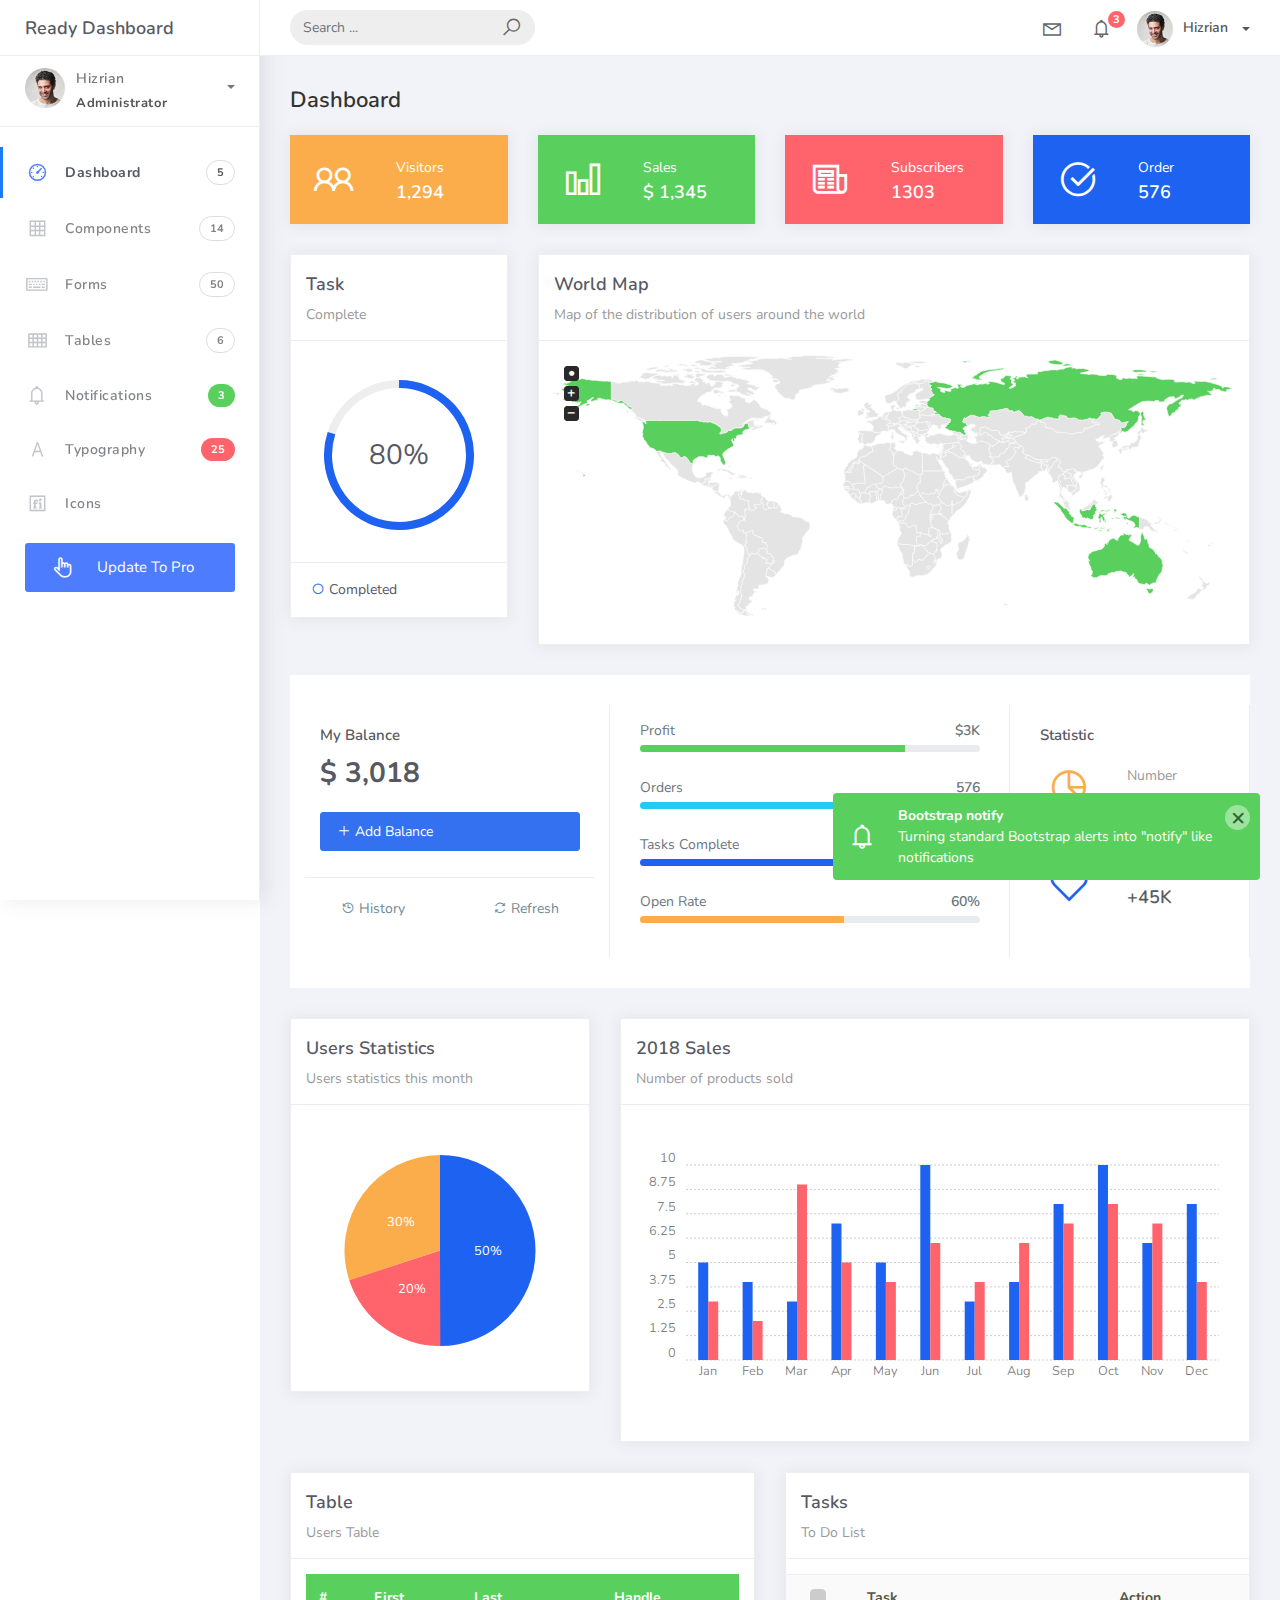
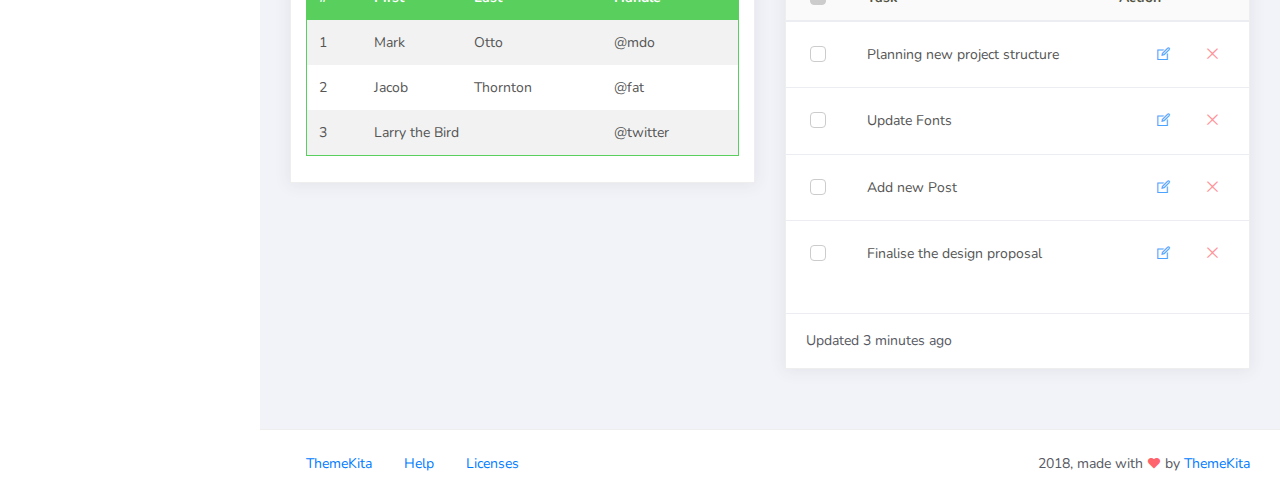
<file: SignalRQRReservationWebUI/wwwroot/Ready-Bootstrap-Dashboard-master/index.html>
<!DOCTYPE html>
<html>
<head>
	<meta http-equiv="X-UA-Compatible" content="IE=edge,chrome=1" />
	<title>Ready Bootstrap Dashboard</title>
	<meta content='width=device-width, initial-scale=1.0, maximum-scale=1.0, user-scalable=0, shrink-to-fit=no' name='viewport' />
	<link rel="stylesheet" href="assets/css/bootstrap.min.css">
	<link rel="stylesheet" href="https://fonts.googleapis.com/css?family=Nunito:200,200i,300,300i,400,400i,600,600i,700,700i,800,800i,900,900i">
	<link rel="stylesheet" href="assets/css/ready.css">
	<link rel="stylesheet" href="assets/css/demo.css">
</head>
<body>
	<div class="wrapper">
		<div class="main-header">
			<div class="logo-header">
				<a href="index.html" class="logo">
					Ready Dashboard
				</a>
				<button class="navbar-toggler sidenav-toggler ml-auto" type="button" data-toggle="collapse" data-target="collapse" aria-controls="sidebar" aria-expanded="false" aria-label="Toggle navigation">
					<span class="navbar-toggler-icon"></span>
				</button>
				<button class="topbar-toggler more"><i class="la la-ellipsis-v"></i></button>
			</div>
			<nav class="navbar navbar-header navbar-expand-lg">
				<div class="container-fluid">
					
					<form class="navbar-left navbar-form nav-search mr-md-3" action="">
						<div class="input-group">
							<input type="text" placeholder="Search ..." class="form-control">
							<div class="input-group-append">
								<span class="input-group-text">
									<i class="la la-search search-icon"></i>
								</span>
							</div>
						</div>
					</form>
					<ul class="navbar-nav topbar-nav ml-md-auto align-items-center">
						<li class="nav-item dropdown hidden-caret">
							<a class="nav-link dropdown-toggle" href="#" id="navbarDropdown" role="button" data-toggle="dropdown" aria-haspopup="true" aria-expanded="false">
								<i class="la la-envelope"></i>
							</a>
							<div class="dropdown-menu" aria-labelledby="navbarDropdown">
								<a class="dropdown-item" href="#">Action</a>
								<a class="dropdown-item" href="#">Another action</a>
								<div class="dropdown-divider"></div>
								<a class="dropdown-item" href="#">Something else here</a>
							</div>
						</li>
						<li class="nav-item dropdown hidden-caret">
							<a class="nav-link dropdown-toggle" href="#" id="navbarDropdown" role="button" data-toggle="dropdown" aria-haspopup="true" aria-expanded="false">
								<i class="la la-bell"></i>
								<span class="notification">3</span>
							</a>
							<ul class="dropdown-menu notif-box" aria-labelledby="navbarDropdown">
								<li>
									<div class="dropdown-title">You have 4 new notification</div>
								</li>
								<li>
									<div class="notif-center">
										<a href="#">
											<div class="notif-icon notif-primary"> <i class="la la-user-plus"></i> </div>
											<div class="notif-content">
												<span class="block">
													New user registered
												</span>
												<span class="time">5 minutes ago</span> 
											</div>
										</a>
										<a href="#">
											<div class="notif-icon notif-success"> <i class="la la-comment"></i> </div>
											<div class="notif-content">
												<span class="block">
													Rahmad commented on Admin
												</span>
												<span class="time">12 minutes ago</span> 
											</div>
										</a>
										<a href="#">
											<div class="notif-img"> 
												<img src="assets/img/profile2.jpg" alt="Img Profile">
											</div>
											<div class="notif-content">
												<span class="block">
													Reza send messages to you
												</span>
												<span class="time">12 minutes ago</span> 
											</div>
										</a>
										<a href="#">
											<div class="notif-icon notif-danger"> <i class="la la-heart"></i> </div>
											<div class="notif-content">
												<span class="block">
													Farrah liked Admin
												</span>
												<span class="time">17 minutes ago</span> 
											</div>
										</a>
									</div>
								</li>
								<li>
									<a class="see-all" href="javascript:void(0);"> <strong>See all notifications</strong> <i class="la la-angle-right"></i> </a>
								</li>
							</ul>
						</li>
						<li class="nav-item dropdown">
							<a class="dropdown-toggle profile-pic" data-toggle="dropdown" href="#" aria-expanded="false"> <img src="assets/img/profile.jpg" alt="user-img" width="36" class="img-circle"><span >Hizrian</span></span> </a>
							<ul class="dropdown-menu dropdown-user">
								<li>
									<div class="user-box">
										<div class="u-img"><img src="assets/img/profile.jpg" alt="user"></div>
										<div class="u-text">
											<h4>Hizrian</h4>
											<p class="text-muted">hello@themekita.com</p><a href="profile.html" class="btn btn-rounded btn-danger btn-sm">View Profile</a></div>
										</div>
									</li>
									<div class="dropdown-divider"></div>
									<a class="dropdown-item" href="#"><i class="ti-user"></i> My Profile</a>
									<a class="dropdown-item" href="#"></i> My Balance</a>
									<a class="dropdown-item" href="#"><i class="ti-email"></i> Inbox</a>
									<div class="dropdown-divider"></div>
									<a class="dropdown-item" href="#"><i class="ti-settings"></i> Account Setting</a>
									<div class="dropdown-divider"></div>
									<a class="dropdown-item" href="#"><i class="fa fa-power-off"></i> Logout</a>
								</ul>
								<!-- /.dropdown-user -->
							</li>
						</ul>
					</div>
				</nav>
			</div>
			<div class="sidebar">
				<div class="scrollbar-inner sidebar-wrapper">
					<div class="user">
						<div class="photo">
							<img src="assets/img/profile.jpg">
						</div>
						<div class="info">
							<a class="" data-toggle="collapse" href="#collapseExample" aria-expanded="true">
								<span>
									Hizrian
									<span class="user-level">Administrator</span>
									<span class="caret"></span>
								</span>
							</a>
							<div class="clearfix"></div>

							<div class="collapse in" id="collapseExample" aria-expanded="true" style="">
								<ul class="nav">
									<li>
										<a href="#profile">
											<span class="link-collapse">My Profile</span>
										</a>
									</li>
									<li>
										<a href="#edit">
											<span class="link-collapse">Edit Profile</span>
										</a>
									</li>
									<li>
										<a href="#settings">
											<span class="link-collapse">Settings</span>
										</a>
									</li>
								</ul>
							</div>
						</div>
					</div>
					<ul class="nav">
						<li class="nav-item active">
							<a href="index.html">
								<i class="la la-dashboard"></i>
								<p>Dashboard</p>
								<span class="badge badge-count">5</span>
							</a>
						</li>
						<li class="nav-item">
							<a href="components.html">
								<i class="la la-table"></i>
								<p>Components</p>
								<span class="badge badge-count">14</span>
							</a>
						</li>
						<li class="nav-item">
							<a href="forms.html">
								<i class="la la-keyboard-o"></i>
								<p>Forms</p>
								<span class="badge badge-count">50</span>
							</a>
						</li>
						<li class="nav-item">
							<a href="tables.html">
								<i class="la la-th"></i>
								<p>Tables</p>
								<span class="badge badge-count">6</span>
							</a>
						</li>
						<li class="nav-item">
							<a href="notifications.html">
								<i class="la la-bell"></i>
								<p>Notifications</p>
								<span class="badge badge-success">3</span>
							</a>
						</li>
						<li class="nav-item">
							<a href="typography.html">
								<i class="la la-font"></i>
								<p>Typography</p>
								<span class="badge badge-danger">25</span>
							</a>
						</li>
						<li class="nav-item">
							<a href="icons.html">
								<i class="la la-fonticons"></i>
								<p>Icons</p>
							</a>
						</li>
						<li class="nav-item update-pro">
							<button  data-toggle="modal" data-target="#modalUpdate">
								<i class="la la-hand-pointer-o"></i>
								<p>Update To Pro</p>
							</button>
						</li>
					</ul>
				</div>
			</div>
			<div class="main-panel">
				<div class="content">
					<div class="container-fluid">
						<h4 class="page-title">Dashboard</h4>
						<div class="row">
							<div class="col-md-3">
								<div class="card card-stats card-warning">
									<div class="card-body ">
										<div class="row">
											<div class="col-5">
												<div class="icon-big text-center">
													<i class="la la-users"></i>
												</div>
											</div>
											<div class="col-7 d-flex align-items-center">
												<div class="numbers">
													<p class="card-category">Visitors</p>
													<h4 class="card-title">1,294</h4>
												</div>
											</div>
										</div>
									</div>
								</div>
							</div>
							<div class="col-md-3">
								<div class="card card-stats card-success">
									<div class="card-body ">
										<div class="row">
											<div class="col-5">
												<div class="icon-big text-center">
													<i class="la la-bar-chart"></i>
												</div>
											</div>
											<div class="col-7 d-flex align-items-center">
												<div class="numbers">
													<p class="card-category">Sales</p>
													<h4 class="card-title">$ 1,345</h4>
												</div>
											</div>
										</div>
									</div>
								</div>
							</div>
							<div class="col-md-3">
								<div class="card card-stats card-danger">
									<div class="card-body">
										<div class="row">
											<div class="col-5">
												<div class="icon-big text-center">
													<i class="la la-newspaper-o"></i>
												</div>
											</div>
											<div class="col-7 d-flex align-items-center">
												<div class="numbers">
													<p class="card-category">Subscribers</p>
													<h4 class="card-title">1303</h4>
												</div>
											</div>
										</div>
									</div>
								</div>
							</div>
							<div class="col-md-3">
								<div class="card card-stats card-primary">
									<div class="card-body ">
										<div class="row">
											<div class="col-5">
												<div class="icon-big text-center">
													<i class="la la-check-circle"></i>
												</div>
											</div>
											<div class="col-7 d-flex align-items-center">
												<div class="numbers">
													<p class="card-category">Order</p>
													<h4 class="card-title">576</h4>
												</div>
											</div>
										</div>
									</div>
								</div>
							</div>
<!-- 							<div class="col-md-3">
								<div class="card card-stats">
									<div class="card-body ">
										<div class="row">
											<div class="col-5">
												<div class="icon-big text-center icon-warning">
													<i class="la la-pie-chart text-warning"></i>
												</div>
											</div>
											<div class="col-7 d-flex align-items-center">
												<div class="numbers">
													<p class="card-category">Number</p>
													<h4 class="card-title">150GB</h4>
												</div>
											</div>
										</div>
									</div>
								</div>
							</div>
							<div class="col-md-3">
								<div class="card card-stats">
									<div class="card-body ">
										<div class="row">
											<div class="col-5">
												<div class="icon-big text-center">
													<i class="la la-bar-chart text-success"></i>
												</div>
											</div>
											<div class="col-7 d-flex align-items-center">
												<div class="numbers">
													<p class="card-category">Revenue</p>
													<h4 class="card-title">$ 1,345</h4>
												</div>
											</div>
										</div>
									</div>
								</div>
							</div>
							<div class="col-md-3">
								<div class="card card-stats">
									<div class="card-body">
										<div class="row">
											<div class="col-5">
												<div class="icon-big text-center">
													<i class="la la-times-circle-o text-danger"></i>
												</div>
											</div>
											<div class="col-7 d-flex align-items-center">
												<div class="numbers">
													<p class="card-category">Errors</p>
													<h4 class="card-title">23</h4>
												</div>
											</div>
										</div>
									</div>
								</div>
							</div>
							<div class="col-md-3">
								<div class="card card-stats">
									<div class="card-body">
										<div class="row">
											<div class="col-5">
												<div class="icon-big text-center">
													<i class="la la-heart-o text-primary"></i>
												</div>
											</div>
											<div class="col-7 d-flex align-items-center">
												<div class="numbers">
													<p class="card-category">Followers</p>
													<h4 class="card-title">+45K</h4>
												</div>
											</div>
										</div>
									</div>
								</div>
							</div> -->
						</div>
						<div class="row">
							<div class="col-md-3">
								<div class="card">
									<div class="card-header">
										<h4 class="card-title">Task</h4>
										<p class="card-category">Complete</p>
									</div>
									<div class="card-body">
										<div id="task-complete" class="chart-circle mt-4 mb-3"></div>
									</div>
									<div class="card-footer">
										<div class="legend"><i class="la la-circle text-primary"></i> Completed</div>
									</div>
								</div>
							</div>
							<div class="col-md-9">
								<div class="card">
									<div class="card-header">
										<h4 class="card-title">World Map</h4>
										<p class="card-category">
										Map of the distribution of users around the world</p>
									</div>
									<div class="card-body">
										<div class="mapcontainer">
											<div class="map">
												<span>Alternative content for the map</span>
											</div>
										</div>
									</div>
								</div>
							</div>
						</div>
						<div class="row row-card-no-pd">
							<div class="col-md-4">
								<div class="card">
									<div class="card-body">
										<p class="fw-bold mt-1">My Balance</p>
										<h4><b>$ 3,018</b></h4>
										<a href="#" class="btn btn-primary btn-full text-left mt-3 mb-3"><i class="la la-plus"></i> Add Balance</a>
									</div>
									<div class="card-footer">
										<ul class="nav">
											<li class="nav-item"><a class="btn btn-default btn-link" href="#"><i class="la la-history"></i> History</a></li>
											<li class="nav-item ml-auto"><a class="btn btn-default btn-link" href="#"><i class="la la-refresh"></i> Refresh</a></li>
										</ul>
									</div>
								</div>
							</div>
							<div class="col-md-5">
								<div class="card">
									<div class="card-body">
										<div class="progress-card">
											<div class="d-flex justify-content-between mb-1">
												<span class="text-muted">Profit</span>
												<span class="text-muted fw-bold"> $3K</span>
											</div>
											<div class="progress mb-2" style="height: 7px;">
												<div class="progress-bar bg-success" role="progressbar" style="width: 78%" aria-valuenow="78" aria-valuemin="0" aria-valuemax="100" data-toggle="tooltip" data-placement="top" title="78%"></div>
											</div>
										</div>
										<div class="progress-card">
											<div class="d-flex justify-content-between mb-1">
												<span class="text-muted">Orders</span>
												<span class="text-muted fw-bold"> 576</span>
											</div>
											<div class="progress mb-2" style="height: 7px;">
												<div class="progress-bar bg-info" role="progressbar" style="width: 65%" aria-valuenow="60" aria-valuemin="0" aria-valuemax="100" data-toggle="tooltip" data-placement="top" title="65%"></div>
											</div>
										</div>
										<div class="progress-card">
											<div class="d-flex justify-content-between mb-1">
												<span class="text-muted">Tasks Complete</span>
												<span class="text-muted fw-bold"> 70%</span>
											</div>
											<div class="progress mb-2" style="height: 7px;">
												<div class="progress-bar bg-primary" role="progressbar" style="width: 70%" aria-valuenow="70" aria-valuemin="0" aria-valuemax="100" data-toggle="tooltip" data-placement="top" title="70%"></div>
											</div>
										</div>
										<div class="progress-card">
											<div class="d-flex justify-content-between mb-1">
												<span class="text-muted">Open Rate</span>
												<span class="text-muted fw-bold"> 60%</span>
											</div>
											<div class="progress mb-2" style="height: 7px;">
												<div class="progress-bar bg-warning" role="progressbar" style="width: 60%" aria-valuenow="60" aria-valuemin="0" aria-valuemax="100" data-toggle="tooltip" data-placement="top" title="60%"></div>
											</div>
										</div>
									</div>
								</div>
							</div>
							<div class="col-md-3">
								<div class="card card-stats">
									<div class="card-body">
										<p class="fw-bold mt-1">Statistic</p>
										<div class="row">
											<div class="col-5">
												<div class="icon-big text-center icon-warning">
													<i class="la la-pie-chart text-warning"></i>
												</div>
											</div>
											<div class="col-7 d-flex align-items-center">
												<div class="numbers">
													<p class="card-category">Number</p>
													<h4 class="card-title">150GB</h4>
												</div>
											</div>
										</div>
										<hr/>
										<div class="row">
											<div class="col-5">
												<div class="icon-big text-center">
													<i class="la la-heart-o text-primary"></i>
												</div>
											</div>
											<div class="col-7 d-flex align-items-center">
												<div class="numbers">
													<p class="card-category">Followers</p>
													<h4 class="card-title">+45K</h4>
												</div>
											</div>
										</div>
									</div>
								</div>
							</div>
						</div>
						<div class="row">
							<div class="col-md-4">
								<div class="card">
									<div class="card-header">
										<h4 class="card-title">Users Statistics</h4>
										<p class="card-category">
										Users statistics this month</p>
									</div>
									<div class="card-body">
										<div id="monthlyChart" class="chart chart-pie"></div>
									</div>
								</div>
							</div>
							<div class="col-md-8">
								<div class="card">
									<div class="card-header">
										<h4 class="card-title">2018 Sales</h4>
										<p class="card-category">
										Number of products sold</p>
									</div>
									<div class="card-body">
										<div id="salesChart" class="chart"></div>
									</div>
								</div>
							</div>
							<div class="col-md-6">
								<div class="card">
									<div class="card-header ">
										<h4 class="card-title">Table</h4>
										<p class="card-category">Users Table</p>
									</div>
									<div class="card-body">
										<table class="table table-head-bg-success table-striped table-hover">
											<thead>
												<tr>
													<th scope="col">#</th>
													<th scope="col">First</th>
													<th scope="col">Last</th>
													<th scope="col">Handle</th>
												</tr>
											</thead>
											<tbody>
												<tr>
													<td>1</td>
													<td>Mark</td>
													<td>Otto</td>
													<td>@mdo</td>
												</tr>
												<tr>
													<td>2</td>
													<td>Jacob</td>
													<td>Thornton</td>
													<td>@fat</td>
												</tr>
												<tr>
													<td>3</td>
													<td colspan="2">Larry the Bird</td>
													<td>@twitter</td>
												</tr>
											</tbody>
										</table>
									</div>
								</div>
							</div>
							<div class="col-md-6">
								<div class="card card-tasks">
									<div class="card-header ">
										<h4 class="card-title">Tasks</h4>
										<p class="card-category">To Do List</p>
									</div>
									<div class="card-body ">
										<div class="table-full-width">
											<table class="table">
												<thead>
													<tr>
														<th>
															<div class="form-check">
																<label class="form-check-label">
																	<input class="form-check-input  select-all-checkbox" type="checkbox" data-select="checkbox" data-target=".task-select">
																	<span class="form-check-sign"></span>
																</label>
															</div>
														</th>
														<th>Task</th>
														<th>Action</th>
													</tr>
												</thead>
												<tbody>
													<tr>
														<td>
															<div class="form-check">
																<label class="form-check-label">
																	<input class="form-check-input task-select" type="checkbox">
																	<span class="form-check-sign"></span>
																</label>
															</div>
														</td>
														<td>Planning new project structure</td>
														<td class="td-actions text-right">
															<div class="form-button-action">
																<button type="button" data-toggle="tooltip" title="Edit Task" class="btn btn-link <btn-simple-primary">
																	<i class="la la-edit"></i>
																</button>
																<button type="button" data-toggle="tooltip" title="Remove" class="btn btn-link btn-simple-danger">
																	<i class="la la-times"></i>
																</button>
															</div>
														</td>
													</tr>
													<tr>
														<td>
															<div class="form-check">
																<label class="form-check-label">
																	<input class="form-check-input task-select" type="checkbox">
																	<span class="form-check-sign"></span>
																</label>
															</div>
														</td>
														<td>Update Fonts</td>
														<td class="td-actions text-right">
															<div class="form-button-action">
																<button type="button" data-toggle="tooltip" title="Edit Task" class="btn btn-link <btn-simple-primary">
																	<i class="la la-edit"></i>
																</button>
																<button type="button" data-toggle="tooltip" title="Remove" class="btn btn-link btn-simple-danger">
																	<i class="la la-times"></i>
																</button>
															</div>
														</td>
													</tr>
													<tr>
														<td>
															<div class="form-check">
																<label class="form-check-label">
																	<input class="form-check-input task-select" type="checkbox">
																	<span class="form-check-sign"></span>
																</label>
															</div>
														</td>
														<td>Add new Post
														</td>
														<td class="td-actions text-right">
															<div class="form-button-action">
																<button type="button" data-toggle="tooltip" title="Edit Task" class="btn btn-link <btn-simple-primary">
																	<i class="la la-edit"></i>
																</button>
																<button type="button" data-toggle="tooltip" title="Remove" class="btn btn-link btn-simple-danger">
																	<i class="la la-times"></i>
																</button>
															</div>
														</td>
													</tr>
													<tr>
														<td>
															<div class="form-check">
																<label class="form-check-label">
																	<input class="form-check-input task-select" type="checkbox">
																	<span class="form-check-sign"></span>
																</label>
															</div>
														</td>
														<td>Finalise the design proposal</td>
														<td class="td-actions text-right">
															<div class="form-button-action">
																<button type="button" data-toggle="tooltip" title="Edit Task" class="btn btn-link <btn-simple-primary">
																	<i class="la la-edit"></i>
																</button>
																<button type="button" data-toggle="tooltip" title="Remove" class="btn btn-link btn-simple-danger">
																	<i class="la la-times"></i>
																</button>
															</div>
														</td>
													</tr>
												</tbody>
											</table>
										</div>
									</div>
									<div class="card-footer ">
										<div class="stats">
											<i class="now-ui-icons loader_refresh spin"></i> Updated 3 minutes ago
										</div>
									</div>
								</div>
							</div>
						</div>
					</div>
				</div>
				<footer class="footer">
					<div class="container-fluid">
						<nav class="pull-left">
							<ul class="nav">
								<li class="nav-item">
									<a class="nav-link" href="http://www.themekita.com">
										ThemeKita
									</a>
								</li>
								<li class="nav-item">
									<a class="nav-link" href="#">
										Help
									</a>
								</li>
								<li class="nav-item">
									<a class="nav-link" href="https://themewagon.com/license/#free-item">
										Licenses
									</a>
								</li>
							</ul>
						</nav>
						<div class="copyright ml-auto">
							2018, made with <i class="la la-heart heart text-danger"></i> by <a href="http://www.themekita.com">ThemeKita</a>
						</div>				
					</div>
				</footer>
			</div>
		</div>
	</div>
	<!-- Modal -->
	<div class="modal fade" id="modalUpdate" tabindex="-1" role="dialog" aria-labelledby="modalUpdatePro" aria-hidden="true">
		<div class="modal-dialog modal-dialog-centered" role="document">
			<div class="modal-content">
				<div class="modal-header bg-primary">
					<h6 class="modal-title"><i class="la la-frown-o"></i> Under Development</h6>
					<button type="button" class="close" data-dismiss="modal" aria-label="Close">
						<span aria-hidden="true">&times;</span>
					</button>
				</div>
				<div class="modal-body text-center">									
					<p>Currently the pro version of the <b>Ready Dashboard</b> Bootstrap is in progress development</p>
					<p>
						<b>We'll let you know when it's done</b></p>
				</div>
				<div class="modal-footer">
					<button type="button" class="btn btn-secondary" data-dismiss="modal">Close</button>
				</div>
			</div>
		</div>
	</div>
</body>
<script src="assets/js/core/jquery.3.2.1.min.js"></script>
<script src="assets/js/plugin/jquery-ui-1.12.1.custom/jquery-ui.min.js"></script>
<script src="assets/js/core/popper.min.js"></script>
<script src="assets/js/core/bootstrap.min.js"></script>
<script src="assets/js/plugin/chartist/chartist.min.js"></script>
<script src="assets/js/plugin/chartist/plugin/chartist-plugin-tooltip.min.js"></script>
<script src="assets/js/plugin/bootstrap-notify/bootstrap-notify.min.js"></script>
<script src="assets/js/plugin/bootstrap-toggle/bootstrap-toggle.min.js"></script>
<script src="assets/js/plugin/jquery-mapael/jquery.mapael.min.js"></script>
<script src="assets/js/plugin/jquery-mapael/maps/world_countries.min.js"></script>
<script src="assets/js/plugin/chart-circle/circles.min.js"></script>
<script src="assets/js/plugin/jquery-scrollbar/jquery.scrollbar.min.js"></script>
<script src="assets/js/ready.min.js"></script>
<script src="assets/js/demo.js"></script>
</html>
</file>
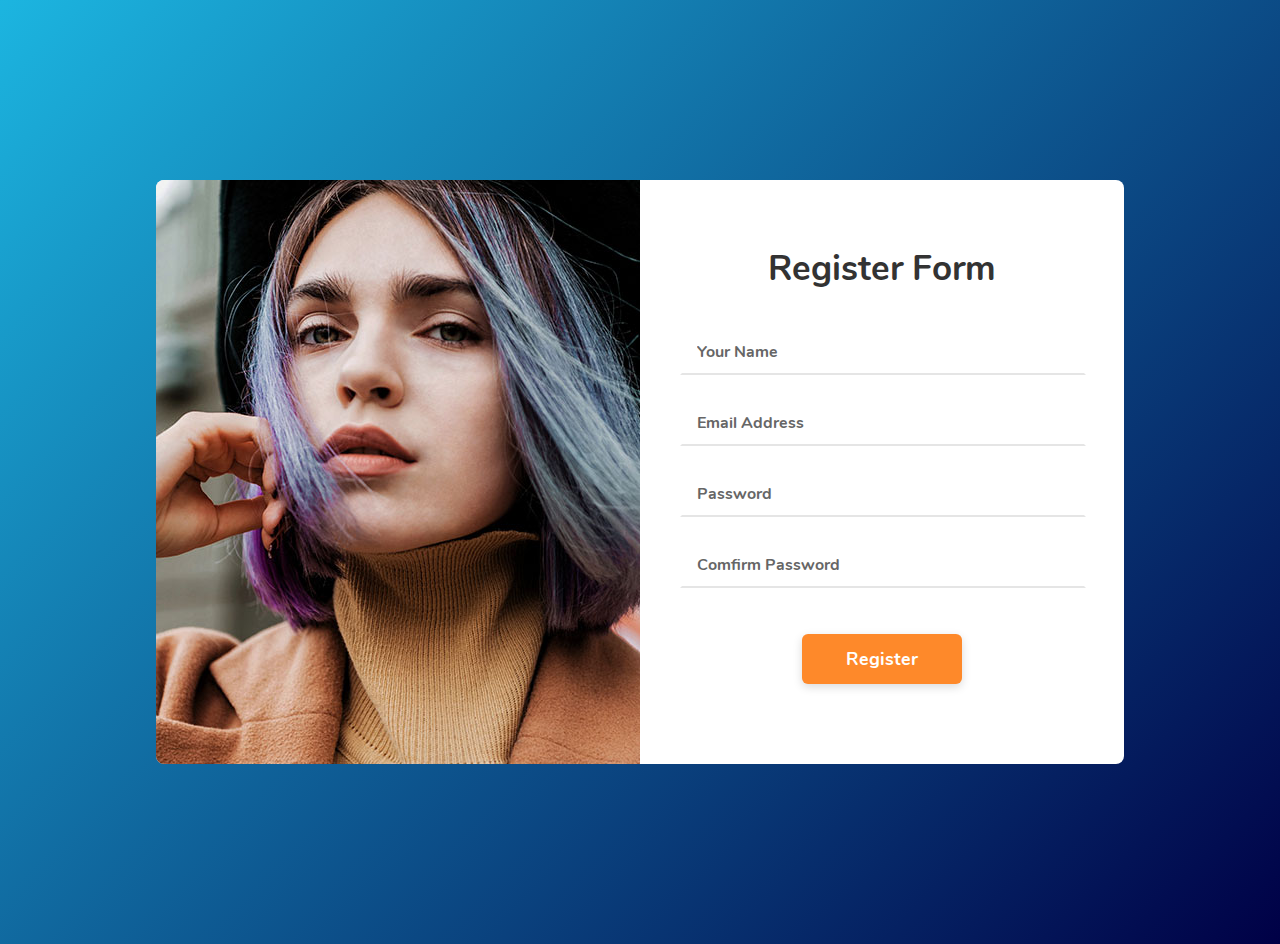
<file: SignalRQRReservationWebUI/wwwroot/Ready-Bootstrap-Dashboard-master/colorlib-regform-32/index.html>
<!DOCTYPE html>
<html>
<head>
	<meta charset="utf-8">
	<title>Form-v6 by Colorlib</title>
	<!-- Mobile Specific Metas -->
	<meta name="viewport" content="width=device-width, initial-scale=1, maximum-scale=1">
	<!-- Font-->
	<link rel="stylesheet" type="text/css" href="css/nunito-font.css">
	<!-- Main Style Css -->
    <link rel="stylesheet" href="css/style.css"/>
</head>
<body class="form-v6">
	<div class="page-content">
		<div class="form-v6-content">
			<div class="form-left">
				<img src="images/form-v6.jpg" alt="form">
			</div>
			<form class="form-detail" action="#" method="post">
				<h2>Register Form</h2>
				<div class="form-row">
					<input type="text" name="full-name" id="full-name" class="input-text" placeholder="Your Name" required>
				</div>
				<div class="form-row">
					<input type="text" name="your-email" id="your-email" class="input-text" placeholder="Email Address" required pattern="[^@]+@[^@]+.[a-zA-Z]{2,6}">
				</div>
				<div class="form-row">
					<input type="password" name="password" id="password" class="input-text" placeholder="Password" required>
				</div>
				<div class="form-row">
					<input type="password" name="comfirm-password" id="comfirm-password" class="input-text" placeholder="Comfirm Password" required>
				</div>
				<div class="form-row-last">
					<input type="submit" name="register" class="register" value="Register">
				</div>
			</form>
		</div>
	</div>
</body><!-- This templates was made by Colorlib (https://colorlib.com) -->
</html>
</file>
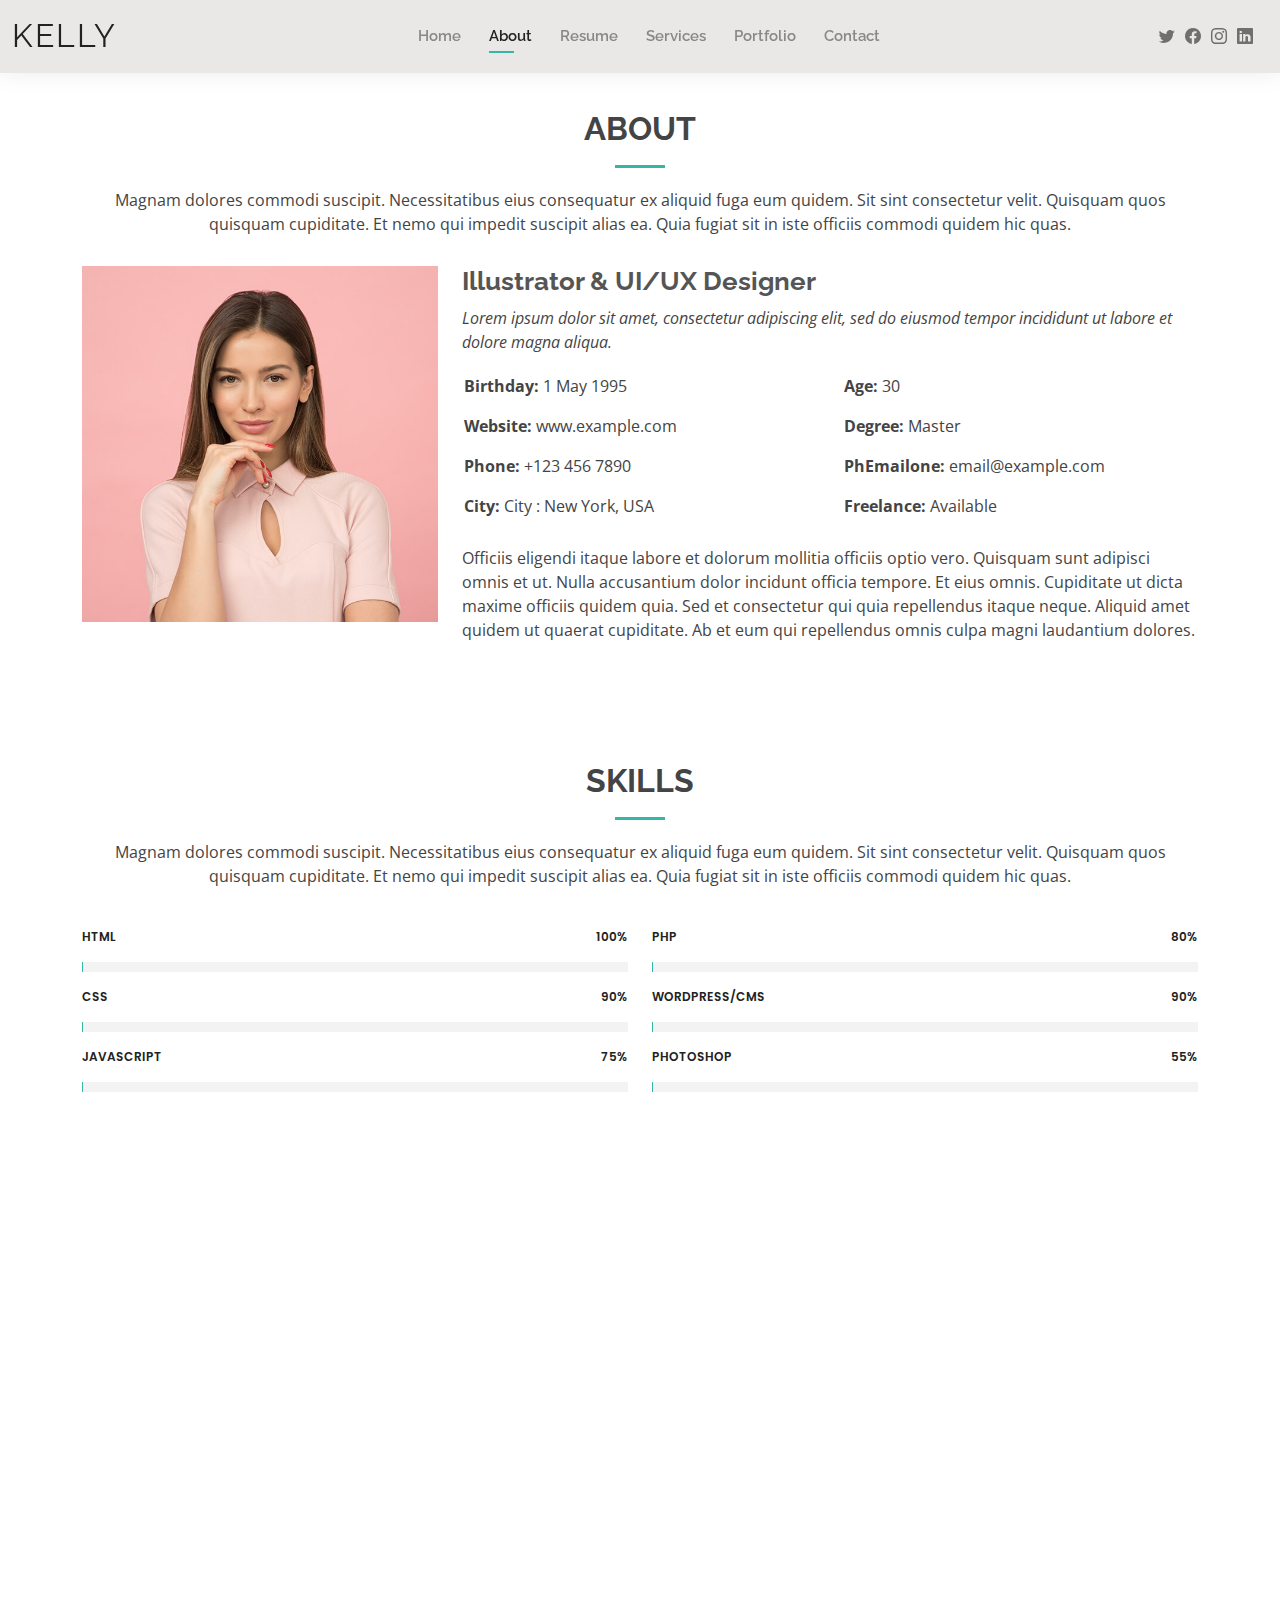
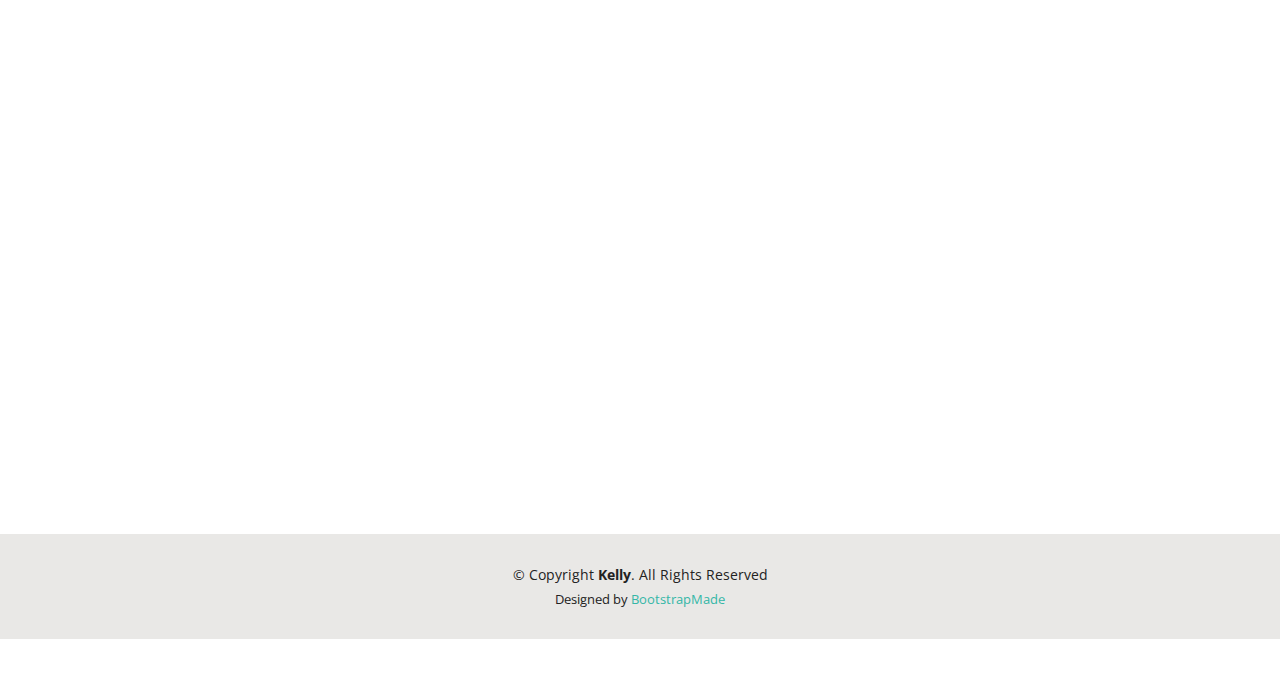
<file: SignalRQRReservationWebUI/wwwroot/Kelly/about.html>
<!DOCTYPE html>
<html lang="en">

<head>
  <meta charset="utf-8">
  <meta content="width=device-width, initial-scale=1.0" name="viewport">

  <title>About - Kelly Bootstrap Template</title>
  <meta content="" name="description">
  <meta content="" name="keywords">

  <!-- Favicons -->
  <link href="assets/img/favicon.png" rel="icon">
  <link href="assets/img/apple-touch-icon.png" rel="apple-touch-icon">

  <!-- Google Fonts -->
  <link href="https://fonts.googleapis.com/css?family=Open+Sans:300,300i,400,400i,600,600i,700,700i|Raleway:300,300i,400,400i,500,500i,600,600i,700,700i|Poppins:300,300i,400,400i,500,500i,600,600i,700,700i" rel="stylesheet">

  <!-- Vendor CSS Files -->
  <link href="assets/vendor/aos/aos.css" rel="stylesheet">
  <link href="assets/vendor/bootstrap/css/bootstrap.min.css" rel="stylesheet">
  <link href="assets/vendor/bootstrap-icons/bootstrap-icons.css" rel="stylesheet">
  <link href="assets/vendor/boxicons/css/boxicons.min.css" rel="stylesheet">
  <link href="assets/vendor/glightbox/css/glightbox.min.css" rel="stylesheet">
  <link href="assets/vendor/swiper/swiper-bundle.min.css" rel="stylesheet">

  <!-- Template Main CSS File -->
  <link href="assets/css/style.css" rel="stylesheet">

  <!-- =======================================================
  * Template Name: Kelly
  * Updated: Jan 09 2024 with Bootstrap v5.3.2
  * Template URL: https://bootstrapmade.com/kelly-free-bootstrap-cv-resume-html-template/
  * Author: BootstrapMade.com
  * License: https://bootstrapmade.com/license/
  ======================================================== -->
</head>

<body>

  <!-- ======= Header ======= -->
  <header id="header" class="fixed-top">
    <div class="container-fluid d-flex justify-content-between align-items-center">

      <h1 class="logo me-auto me-lg-0"><a href="index.html">Kelly</a></h1>
      <!-- Uncomment below if you prefer to use an image logo -->
      <!-- <a href="index.html" class="logo"><img src="assets/img/logo.png" alt="" class="img-fluid"></a>-->

      <nav id="navbar" class="navbar order-last order-lg-0">
        <ul>
          <li><a href="index.html">Home</a></li>
          <li><a class="active" href="about.html">About</a></li>
          <li><a href="resume.html">Resume</a></li>
          <li><a href="services.html">Services</a></li>
          <li><a href="portfolio.html">Portfolio</a></li>
          <li><a href="contact.html">Contact</a></li>
        </ul>
        <i class="bi bi-list mobile-nav-toggle"></i>
      </nav><!-- .navbar -->

      <div class="header-social-links">
        <a href="#" class="twitter"><i class="bi bi-twitter"></i></a>
        <a href="#" class="facebook"><i class="bi bi-facebook"></i></a>
        <a href="#" class="instagram"><i class="bi bi-instagram"></i></a>
        <a href="#" class="linkedin"><i class="bi bi-linkedin"></i></i></a>
      </div>

    </div>

  </header><!-- End Header -->

  <main id="main">

    <!-- ======= About Section ======= -->
    <section id="about" class="about">
      <div class="container" data-aos="fade-up">

        <div class="section-title">
          <h2>About</h2>
          <p>Magnam dolores commodi suscipit. Necessitatibus eius consequatur ex aliquid fuga eum quidem. Sit sint consectetur velit. Quisquam quos quisquam cupiditate. Et nemo qui impedit suscipit alias ea. Quia fugiat sit in iste officiis commodi quidem hic quas.</p>
        </div>

        <div class="row">
          <div class="col-lg-4">
            <img src="assets/img/about.jpg" class="img-fluid" alt="">
          </div>
          <div class="col-lg-8 pt-4 pt-lg-0 content">
            <h3>Illustrator &amp; UI/UX Designer</h3>
            <p class="fst-italic">
              Lorem ipsum dolor sit amet, consectetur adipiscing elit, sed do eiusmod tempor incididunt ut labore et dolore
              magna aliqua.
            </p>
            <div class="row">
              <div class="col-lg-6">
                <ul>
                  <li><i class="bi bi-rounded-right"></i> <strong>Birthday:</strong> 1 May 1995</li>
                  <li><i class="bi bi-rounded-right"></i> <strong>Website:</strong> www.example.com</li>
                  <li><i class="bi bi-rounded-right"></i> <strong>Phone:</strong> +123 456 7890</li>
                  <li><i class="bi bi-rounded-right"></i> <strong>City:</strong> City : New York, USA</li>
                </ul>
              </div>
              <div class="col-lg-6">
                <ul>
                  <li><i class="bi bi-rounded-right"></i> <strong>Age:</strong> 30</li>
                  <li><i class="bi bi-rounded-right"></i> <strong>Degree:</strong> Master</li>
                  <li><i class="bi bi-rounded-right"></i> <strong>PhEmailone:</strong> email@example.com</li>
                  <li><i class="bi bi-rounded-right"></i> <strong>Freelance:</strong> Available</li>
                </ul>
              </div>
            </div>
            <p>
              Officiis eligendi itaque labore et dolorum mollitia officiis optio vero. Quisquam sunt adipisci omnis et ut. Nulla accusantium dolor incidunt officia tempore. Et eius omnis.
              Cupiditate ut dicta maxime officiis quidem quia. Sed et consectetur qui quia repellendus itaque neque. Aliquid amet quidem ut quaerat cupiditate. Ab et eum qui repellendus omnis culpa magni laudantium dolores.
            </p>
          </div>
        </div>

      </div>
    </section><!-- End About Section -->

    <!-- ======= Skills Section ======= -->
    <section id="skills" class="skills">
      <div class="container" data-aos="fade-up">

        <div class="section-title">
          <h2>Skills</h2>
          <p>Magnam dolores commodi suscipit. Necessitatibus eius consequatur ex aliquid fuga eum quidem. Sit sint consectetur velit. Quisquam quos quisquam cupiditate. Et nemo qui impedit suscipit alias ea. Quia fugiat sit in iste officiis commodi quidem hic quas.</p>
        </div>

        <div class="row skills-content">

          <div class="col-lg-6">

            <div class="progress">
              <span class="skill">HTML <i class="val">100%</i></span>
              <div class="progress-bar-wrap">
                <div class="progress-bar" role="progressbar" aria-valuenow="100" aria-valuemin="0" aria-valuemax="100"></div>
              </div>
            </div>

            <div class="progress">
              <span class="skill">CSS <i class="val">90%</i></span>
              <div class="progress-bar-wrap">
                <div class="progress-bar" role="progressbar" aria-valuenow="90" aria-valuemin="0" aria-valuemax="100"></div>
              </div>
            </div>

            <div class="progress">
              <span class="skill">JavaScript <i class="val">75%</i></span>
              <div class="progress-bar-wrap">
                <div class="progress-bar" role="progressbar" aria-valuenow="75" aria-valuemin="0" aria-valuemax="100"></div>
              </div>
            </div>

          </div>

          <div class="col-lg-6">

            <div class="progress">
              <span class="skill">PHP <i class="val">80%</i></span>
              <div class="progress-bar-wrap">
                <div class="progress-bar" role="progressbar" aria-valuenow="80" aria-valuemin="0" aria-valuemax="100"></div>
              </div>
            </div>

            <div class="progress">
              <span class="skill">WordPress/CMS <i class="val">90%</i></span>
              <div class="progress-bar-wrap">
                <div class="progress-bar" role="progressbar" aria-valuenow="90" aria-valuemin="0" aria-valuemax="100"></div>
              </div>
            </div>

            <div class="progress">
              <span class="skill">Photoshop <i class="val">55%</i></span>
              <div class="progress-bar-wrap">
                <div class="progress-bar" role="progressbar" aria-valuenow="55" aria-valuemin="0" aria-valuemax="100"></div>
              </div>
            </div>

          </div>

        </div>

      </div>
    </section><!-- End Skills Section -->

    <!-- ======= Facts Section ======= -->
    <section id="facts" class="facts">
      <div class="container" data-aos="fade-up">

        <div class="section-title">
          <h2>Facts</h2>
          <p>Magnam dolores commodi suscipit. Necessitatibus eius consequatur ex aliquid fuga eum quidem. Sit sint consectetur velit. Quisquam quos quisquam cupiditate. Et nemo qui impedit suscipit alias ea. Quia fugiat sit in iste officiis commodi quidem hic quas.</p>
        </div>

        <div class="row counters">

          <div class="col-lg-3 col-6 text-center">
            <span data-purecounter-start="0" data-purecounter-end="232" data-purecounter-duration="1" class="purecounter"></span>
            <p>Clients</p>
          </div>

          <div class="col-lg-3 col-6 text-center">
            <span data-purecounter-start="0" data-purecounter-end="521" data-purecounter-duration="1" class="purecounter"></span>
            <p>Projects</p>
          </div>

          <div class="col-lg-3 col-6 text-center">
            <span data-purecounter-start="0" data-purecounter-end="1463" data-purecounter-duration="1" class="purecounter"></span>
            <p>Hours Of Support</p>
          </div>

          <div class="col-lg-3 col-6 text-center">
            <span data-purecounter-start="0" data-purecounter-end="15" data-purecounter-duration="1" class="purecounter"></span>
            <p>Hard Workers</p>
          </div>

        </div>

      </div>
    </section><!-- End Facts Section -->

    <!-- ======= Testimonials Section ======= -->
    <section id="testimonials" class="testimonials">
      <div class="container" data-aos="fade-up">

        <div class="section-title">
          <h2>Testimonials</h2>
          <p>Magnam dolores commodi suscipit. Necessitatibus eius consequatur ex aliquid fuga eum quidem. Sit sint consectetur velit. Quisquam quos quisquam cupiditate. Et nemo qui impedit suscipit alias ea. Quia fugiat sit in iste officiis commodi quidem hic quas.</p>
        </div>

        <div class="testimonials-slider swiper" data-aos="fade-up" data-aos-delay="100">
          <div class="swiper-wrapper">

            <div class="swiper-slide">
              <div class="testimonial-item">
                <img src="assets/img/testimonials/testimonials-1.jpg" class="testimonial-img" alt="">
                <h3>Saul Goodman</h3>
                <h4>Ceo &amp; Founder</h4>
                <p>
                  <i class="bx bxs-quote-alt-left quote-icon-left"></i>
                  Proin iaculis purus consequat sem cure digni ssim donec porttitora entum suscipit rhoncus. Accusantium quam, ultricies eget id, aliquam eget nibh et. Maecen aliquam, risus at semper.
                  <i class="bx bxs-quote-alt-right quote-icon-right"></i>
                </p>
              </div>
            </div><!-- End testimonial item -->

            <div class="swiper-slide">
              <div class="testimonial-item">
                <img src="assets/img/testimonials/testimonials-2.jpg" class="testimonial-img" alt="">
                <h3>Sara Wilsson</h3>
                <h4>Designer</h4>
                <p>
                  <i class="bx bxs-quote-alt-left quote-icon-left"></i>
                  Export tempor illum tamen malis malis eram quae irure esse labore quem cillum quid cillum eram malis quorum velit fore eram velit sunt aliqua noster fugiat irure amet legam anim culpa.
                  <i class="bx bxs-quote-alt-right quote-icon-right"></i>
                </p>
              </div>
            </div><!-- End testimonial item -->

            <div class="swiper-slide">
              <div class="testimonial-item">
                <img src="assets/img/testimonials/testimonials-3.jpg" class="testimonial-img" alt="">
                <h3>Jena Karlis</h3>
                <h4>Store Owner</h4>
                <p>
                  <i class="bx bxs-quote-alt-left quote-icon-left"></i>
                  Enim nisi quem export duis labore cillum quae magna enim sint quorum nulla quem veniam duis minim tempor labore quem eram duis noster aute amet eram fore quis sint minim.
                  <i class="bx bxs-quote-alt-right quote-icon-right"></i>
                </p>
              </div>
            </div><!-- End testimonial item -->

            <div class="swiper-slide">
              <div class="testimonial-item">
                <img src="assets/img/testimonials/testimonials-4.jpg" class="testimonial-img" alt="">
                <h3>Matt Brandon</h3>
                <h4>Freelancer</h4>
                <p>
                  <i class="bx bxs-quote-alt-left quote-icon-left"></i>
                  Fugiat enim eram quae cillum dolore dolor amet nulla culpa multos export minim fugiat minim velit minim dolor enim duis veniam ipsum anim magna sunt elit fore quem dolore labore illum veniam.
                  <i class="bx bxs-quote-alt-right quote-icon-right"></i>
                </p>
              </div>
            </div><!-- End testimonial item -->

            <div class="swiper-slide">
              <div class="testimonial-item">
                <img src="assets/img/testimonials/testimonials-5.jpg" class="testimonial-img" alt="">
                <h3>John Larson</h3>
                <h4>Entrepreneur</h4>
                <p>
                  <i class="bx bxs-quote-alt-left quote-icon-left"></i>
                  Quis quorum aliqua sint quem legam fore sunt eram irure aliqua veniam tempor noster veniam enim culpa labore duis sunt culpa nulla illum cillum fugiat legam esse veniam culpa fore nisi cillum quid.
                  <i class="bx bxs-quote-alt-right quote-icon-right"></i>
                </p>
              </div>
            </div><!-- End testimonial item -->

          </div>
          <div class="swiper-pagination"></div>
        </div>

      </div>
    </section><!-- End Testimonials Section -->

  </main><!-- End #main -->

  <!-- ======= Footer ======= -->
  <footer id="footer">
    <div class="container">
      <div class="copyright">
        &copy; Copyright <strong><span>Kelly</span></strong>. All Rights Reserved
      </div>
      <div class="credits">
        <!-- All the links in the footer should remain intact. -->
        <!-- You can delete the links only if you purchased the pro version. -->
        <!-- Licensing information: https://bootstrapmade.com/license/ -->
        <!-- Purchase the pro version with working PHP/AJAX contact form: https://bootstrapmade.com/kelly-free-bootstrap-cv-resume-html-template/ -->
        Designed by <a href="https://bootstrapmade.com/">BootstrapMade</a>
      </div>
    </div>
  </footer><!-- End  Footer -->

  <div id="preloader"></div>
  <a href="#" class="back-to-top d-flex align-items-center justify-content-center"><i class="bi bi-arrow-up-short"></i></a>

  <!-- Vendor JS Files -->
  <script src="assets/vendor/purecounter/purecounter_vanilla.js"></script>
  <script src="assets/vendor/aos/aos.js"></script>
  <script src="assets/vendor/bootstrap/js/bootstrap.bundle.min.js"></script>
  <script src="assets/vendor/glightbox/js/glightbox.min.js"></script>
  <script src="assets/vendor/isotope-layout/isotope.pkgd.min.js"></script>
  <script src="assets/vendor/swiper/swiper-bundle.min.js"></script>
  <script src="assets/vendor/waypoints/noframework.waypoints.js"></script>
  <script src="assets/vendor/php-email-form/validate.js"></script>

  <!-- Template Main JS File -->
  <script src="assets/js/main.js"></script>

</body>

</html>
</file>
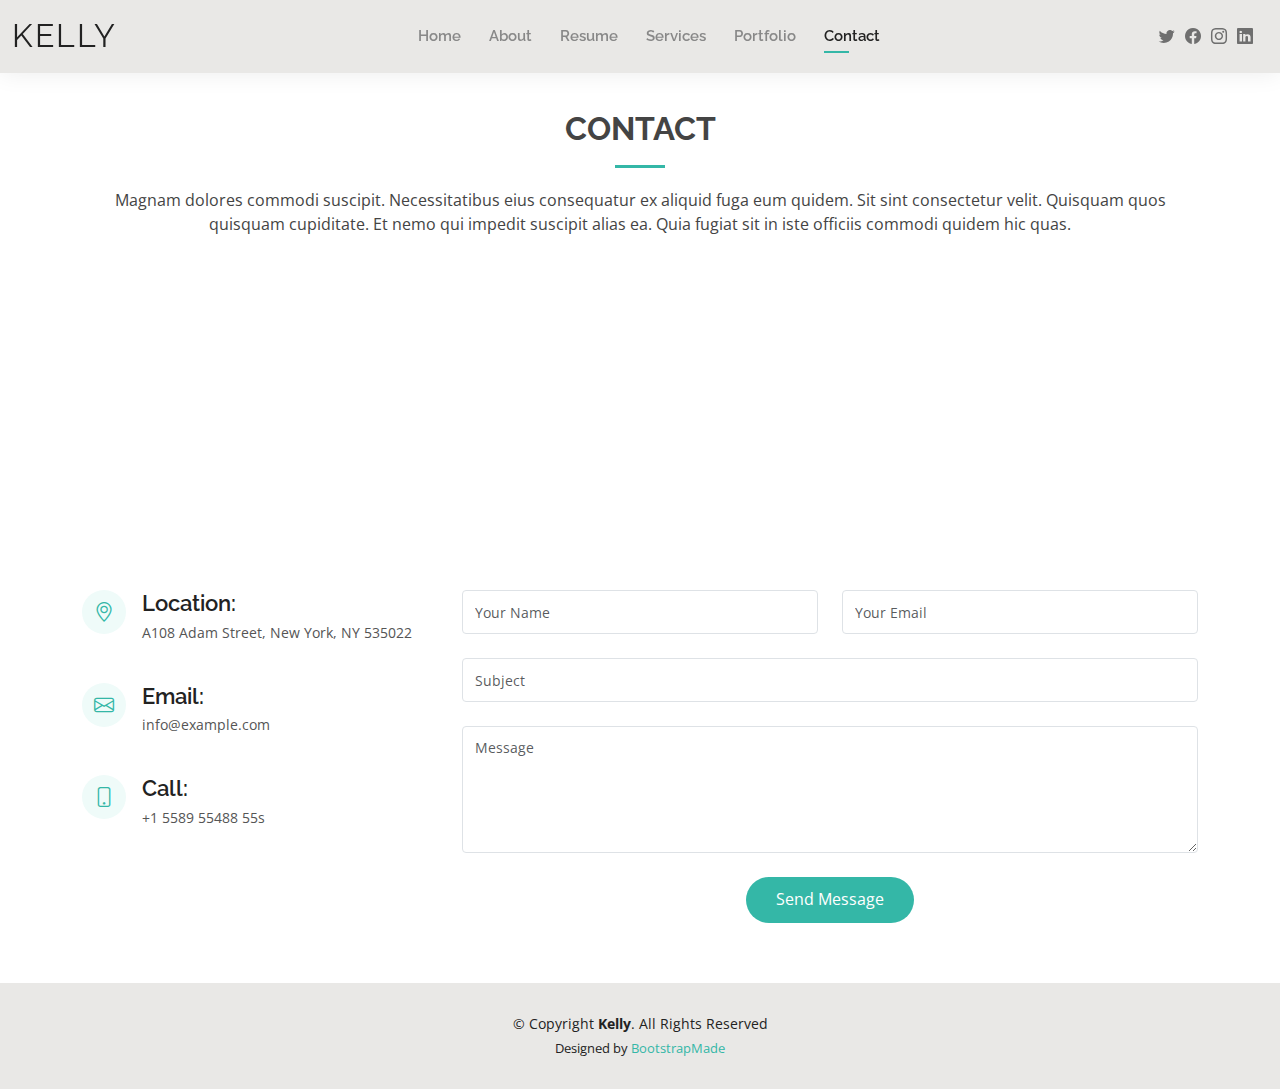
<file: SignalRQRReservationWebUI/wwwroot/Kelly/contact.html>
<!DOCTYPE html>
<html lang="en">

<head>
  <meta charset="utf-8">
  <meta content="width=device-width, initial-scale=1.0" name="viewport">

  <title>Contact - Kelly Bootstrap Template</title>
  <meta content="" name="description">
  <meta content="" name="keywords">

  <!-- Favicons -->
  <link href="assets/img/favicon.png" rel="icon">
  <link href="assets/img/apple-touch-icon.png" rel="apple-touch-icon">

  <!-- Google Fonts -->
  <link href="https://fonts.googleapis.com/css?family=Open+Sans:300,300i,400,400i,600,600i,700,700i|Raleway:300,300i,400,400i,500,500i,600,600i,700,700i|Poppins:300,300i,400,400i,500,500i,600,600i,700,700i" rel="stylesheet">

  <!-- Vendor CSS Files -->
  <link href="assets/vendor/aos/aos.css" rel="stylesheet">
  <link href="assets/vendor/bootstrap/css/bootstrap.min.css" rel="stylesheet">
  <link href="assets/vendor/bootstrap-icons/bootstrap-icons.css" rel="stylesheet">
  <link href="assets/vendor/boxicons/css/boxicons.min.css" rel="stylesheet">
  <link href="assets/vendor/glightbox/css/glightbox.min.css" rel="stylesheet">
  <link href="assets/vendor/swiper/swiper-bundle.min.css" rel="stylesheet">

  <!-- Template Main CSS File -->
  <link href="assets/css/style.css" rel="stylesheet">

  <!-- =======================================================
  * Template Name: Kelly
  * Updated: Jan 09 2024 with Bootstrap v5.3.2
  * Template URL: https://bootstrapmade.com/kelly-free-bootstrap-cv-resume-html-template/
  * Author: BootstrapMade.com
  * License: https://bootstrapmade.com/license/
  ======================================================== -->
</head>

<body>

  <!-- ======= Header ======= -->
  <header id="header" class="fixed-top">
    <div class="container-fluid d-flex justify-content-between align-items-center">

      <h1 class="logo me-auto me-lg-0"><a href="index.html">Kelly</a></h1>
      <!-- Uncomment below if you prefer to use an image logo -->
      <!-- <a href="index.html" class="logo"><img src="assets/img/logo.png" alt="" class="img-fluid"></a>-->

      <nav id="navbar" class="navbar order-last order-lg-0">
        <ul>
          <li><a href="index.html">Home</a></li>
          <li><a href="about.html">About</a></li>
          <li><a href="resume.html">Resume</a></li>
          <li><a href="services.html">Services</a></li>
          <li><a href="portfolio.html">Portfolio</a></li>
          <li><a class="active" href="contact.html">Contact</a></li>
        </ul>
        <i class="bi bi-list mobile-nav-toggle"></i>
      </nav><!-- .navbar -->

      <div class="header-social-links">
        <a href="#" class="twitter"><i class="bi bi-twitter"></i></a>
        <a href="#" class="facebook"><i class="bi bi-facebook"></i></a>
        <a href="#" class="instagram"><i class="bi bi-instagram"></i></a>
        <a href="#" class="linkedin"><i class="bi bi-linkedin"></i></i></a>
      </div>

    </div>

  </header><!-- End Header -->

  <main id="main">

    <!-- ======= Contact Section ======= -->
    <section id="contact" class="contact">
      <div class="container" data-aos="fade-up">

        <div class="section-title">
          <h2>Contact</h2>
          <p>Magnam dolores commodi suscipit. Necessitatibus eius consequatur ex aliquid fuga eum quidem. Sit sint consectetur velit. Quisquam quos quisquam cupiditate. Et nemo qui impedit suscipit alias ea. Quia fugiat sit in iste officiis commodi quidem hic quas.</p>
        </div>

        <div>
          <iframe style="border:0; width: 100%; height: 270px;" src="https://www.google.com/maps/embed?pb=!1m14!1m8!1m3!1d12097.433213460943!2d-74.0062269!3d40.7101282!3m2!1i1024!2i768!4f13.1!3m3!1m2!1s0x0%3A0xb89d1fe6bc499443!2sDowntown+Conference+Center!5e0!3m2!1smk!2sbg!4v1539943755621" frameborder="0" allowfullscreen></iframe>
        </div>

        <div class="row mt-5">

          <div class="col-lg-4">
            <div class="info">
              <div class="address">
                <i class="bi bi-geo-alt"></i>
                <h4>Location:</h4>
                <p>A108 Adam Street, New York, NY 535022</p>
              </div>

              <div class="email">
                <i class="bi bi-envelope"></i>
                <h4>Email:</h4>
                <p>info@example.com</p>
              </div>

              <div class="phone">
                <i class="bi bi-phone"></i>
                <h4>Call:</h4>
                <p>+1 5589 55488 55s</p>
              </div>

            </div>

          </div>

          <div class="col-lg-8 mt-5 mt-lg-0">

            <form action="forms/contact.php" method="post" role="form" class="php-email-form">
              <div class="row">
                <div class="col-md-6 form-group">
                  <input type="text" name="name" class="form-control" id="name" placeholder="Your Name" required>
                </div>
                <div class="col-md-6 form-group mt-3 mt-md-0">
                  <input type="email" class="form-control" name="email" id="email" placeholder="Your Email" required>
                </div>
              </div>
              <div class="form-group mt-3">
                <input type="text" class="form-control" name="subject" id="subject" placeholder="Subject" required>
              </div>
              <div class="form-group mt-3">
                <textarea class="form-control" name="message" rows="5" placeholder="Message" required></textarea>
              </div>
              <div class="my-3">
                <div class="loading">Loading</div>
                <div class="error-message"></div>
                <div class="sent-message">Your message has been sent. Thank you!</div>
              </div>
              <div class="text-center"><button type="submit">Send Message</button></div>
            </form>

          </div>

        </div>

      </div>
    </section><!-- End Contact Section -->

  </main><!-- End #main -->

  <!-- ======= Footer ======= -->
  <footer id="footer">
    <div class="container">
      <div class="copyright">
        &copy; Copyright <strong><span>Kelly</span></strong>. All Rights Reserved
      </div>
      <div class="credits">
        <!-- All the links in the footer should remain intact. -->
        <!-- You can delete the links only if you purchased the pro version. -->
        <!-- Licensing information: https://bootstrapmade.com/license/ -->
        <!-- Purchase the pro version with working PHP/AJAX contact form: https://bootstrapmade.com/kelly-free-bootstrap-cv-resume-html-template/ -->
        Designed by <a href="https://bootstrapmade.com/">BootstrapMade</a>
      </div>
    </div>
  </footer><!-- End  Footer -->

  <div id="preloader"></div>
  <a href="#" class="back-to-top d-flex align-items-center justify-content-center"><i class="bi bi-arrow-up-short"></i></a>

  <!-- Vendor JS Files -->
  <script src="assets/vendor/purecounter/purecounter_vanilla.js"></script>
  <script src="assets/vendor/aos/aos.js"></script>
  <script src="assets/vendor/bootstrap/js/bootstrap.bundle.min.js"></script>
  <script src="assets/vendor/glightbox/js/glightbox.min.js"></script>
  <script src="assets/vendor/isotope-layout/isotope.pkgd.min.js"></script>
  <script src="assets/vendor/swiper/swiper-bundle.min.js"></script>
  <script src="assets/vendor/waypoints/noframework.waypoints.js"></script>
  <script src="assets/vendor/php-email-form/validate.js"></script>

  <!-- Template Main JS File -->
  <script src="assets/js/main.js"></script>

</body>

</html>
</file>
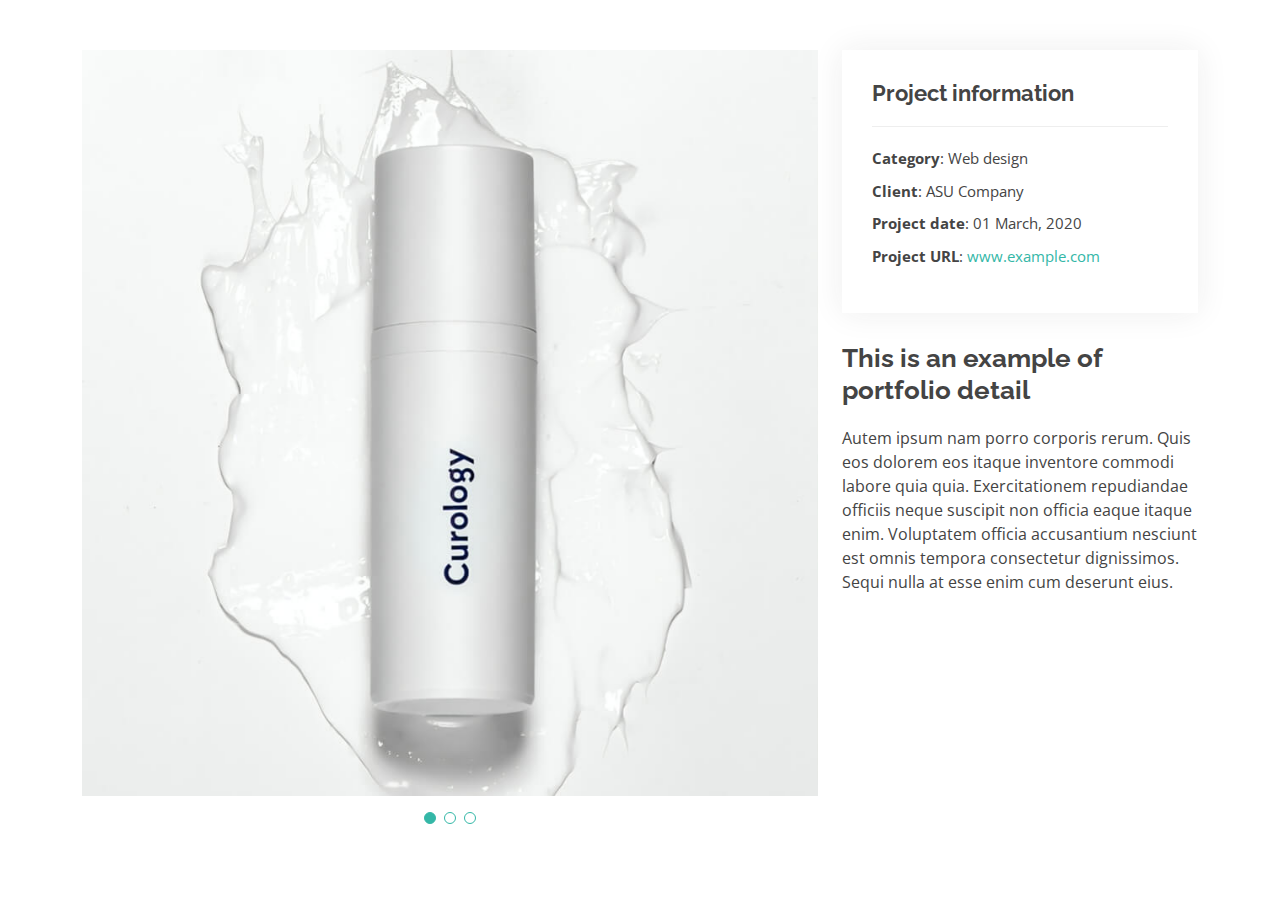
<file: SignalRQRReservationWebUI/wwwroot/Kelly/portfolio-details.html>
<!DOCTYPE html>
<html lang="en">

<head>
  <meta charset="utf-8">
  <meta content="width=device-width, initial-scale=1.0" name="viewport">

  <title>Portfolio Details - Kelly Bootstrap Template</title>
  <meta content="" name="description">
  <meta content="" name="keywords">

  <!-- Favicons -->
  <link href="assets/img/favicon.png" rel="icon">
  <link href="assets/img/apple-touch-icon.png" rel="apple-touch-icon">

  <!-- Google Fonts -->
  <link href="https://fonts.googleapis.com/css?family=Open+Sans:300,300i,400,400i,600,600i,700,700i|Raleway:300,300i,400,400i,500,500i,600,600i,700,700i|Poppins:300,300i,400,400i,500,500i,600,600i,700,700i" rel="stylesheet">

  <!-- Vendor CSS Files -->
  <link href="assets/vendor/aos/aos.css" rel="stylesheet">
  <link href="assets/vendor/bootstrap/css/bootstrap.min.css" rel="stylesheet">
  <link href="assets/vendor/bootstrap-icons/bootstrap-icons.css" rel="stylesheet">
  <link href="assets/vendor/boxicons/css/boxicons.min.css" rel="stylesheet">
  <link href="assets/vendor/glightbox/css/glightbox.min.css" rel="stylesheet">
  <link href="assets/vendor/swiper/swiper-bundle.min.css" rel="stylesheet">

  <!-- Template Main CSS File -->
  <link href="assets/css/style.css" rel="stylesheet">

  <!-- =======================================================
  * Template Name: Kelly
  * Updated: Jan 09 2024 with Bootstrap v5.3.2
  * Template URL: https://bootstrapmade.com/kelly-free-bootstrap-cv-resume-html-template/
  * Author: BootstrapMade.com
  * License: https://bootstrapmade.com/license/
  ======================================================== -->
</head>

<body>

  <main id="main">

    <!-- ======= Portfolio Details Section ======= -->
    <section id="portfolio-details" class="portfolio-details">
      <div class="container">

        <div class="row gy-4">

          <div class="col-lg-8">
            <div class="portfolio-details-slider swiper">
              <div class="swiper-wrapper align-items-center">

                <div class="swiper-slide">
                  <img src="assets/img/portfolio/portfolio-1.jpg" alt="">
                </div>

                <div class="swiper-slide">
                  <img src="assets/img/portfolio/portfolio-2.jpg" alt="">
                </div>

                <div class="swiper-slide">
                  <img src="assets/img/portfolio/portfolio-3.jpg" alt="">
                </div>

              </div>
              <div class="swiper-pagination"></div>
            </div>
          </div>

          <div class="col-lg-4">
            <div class="portfolio-info">
              <h3>Project information</h3>
              <ul>
                <li><strong>Category</strong>: Web design</li>
                <li><strong>Client</strong>: ASU Company</li>
                <li><strong>Project date</strong>: 01 March, 2020</li>
                <li><strong>Project URL</strong>: <a href="#">www.example.com</a></li>
              </ul>
            </div>
            <div class="portfolio-description">
              <h2>This is an example of portfolio detail</h2>
              <p>
                Autem ipsum nam porro corporis rerum. Quis eos dolorem eos itaque inventore commodi labore quia quia. Exercitationem repudiandae officiis neque suscipit non officia eaque itaque enim. Voluptatem officia accusantium nesciunt est omnis tempora consectetur dignissimos. Sequi nulla at esse enim cum deserunt eius.
              </p>
            </div>
          </div>

        </div>

      </div>
    </section><!-- End Portfolio Details Section -->

  </main><!-- End #main -->

  <div id="preloader"></div>
  <a href="#" class="back-to-top d-flex align-items-center justify-content-center"><i class="bi bi-arrow-up-short"></i></a>

  <!-- Vendor JS Files -->
  <script src="assets/vendor/purecounter/purecounter_vanilla.js"></script>
  <script src="assets/vendor/aos/aos.js"></script>
  <script src="assets/vendor/bootstrap/js/bootstrap.bundle.min.js"></script>
  <script src="assets/vendor/glightbox/js/glightbox.min.js"></script>
  <script src="assets/vendor/isotope-layout/isotope.pkgd.min.js"></script>
  <script src="assets/vendor/swiper/swiper-bundle.min.js"></script>
  <script src="assets/vendor/waypoints/noframework.waypoints.js"></script>
  <script src="assets/vendor/php-email-form/validate.js"></script>

  <!-- Template Main JS File -->
  <script src="assets/js/main.js"></script>

</body>

</html>
</file>
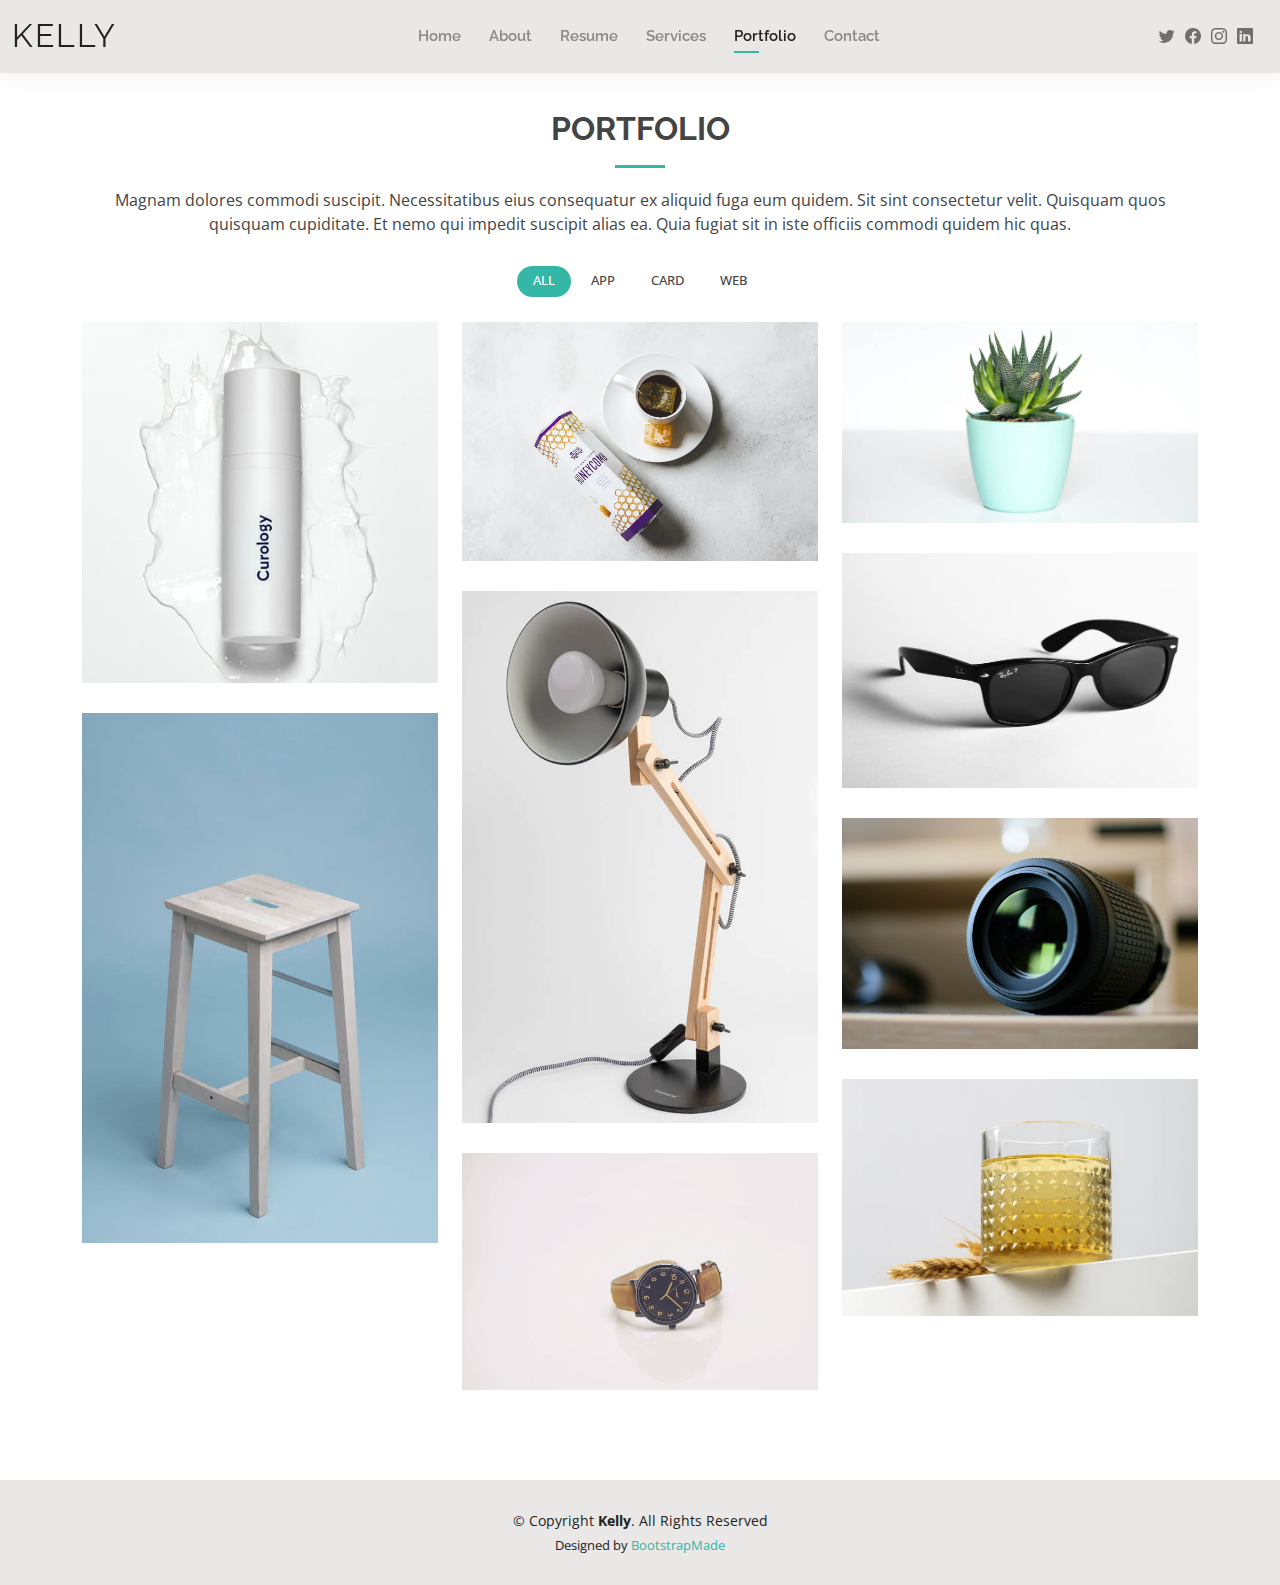
<file: SignalRQRReservationWebUI/wwwroot/Kelly/portfolio.html>
<!DOCTYPE html>
<html lang="en">

<head>
  <meta charset="utf-8">
  <meta content="width=device-width, initial-scale=1.0" name="viewport">

  <title>Portfolio - Kelly Bootstrap Template</title>
  <meta content="" name="description">
  <meta content="" name="keywords">

  <!-- Favicons -->
  <link href="assets/img/favicon.png" rel="icon">
  <link href="assets/img/apple-touch-icon.png" rel="apple-touch-icon">

  <!-- Google Fonts -->
  <link href="https://fonts.googleapis.com/css?family=Open+Sans:300,300i,400,400i,600,600i,700,700i|Raleway:300,300i,400,400i,500,500i,600,600i,700,700i|Poppins:300,300i,400,400i,500,500i,600,600i,700,700i" rel="stylesheet">

  <!-- Vendor CSS Files -->
  <link href="assets/vendor/aos/aos.css" rel="stylesheet">
  <link href="assets/vendor/bootstrap/css/bootstrap.min.css" rel="stylesheet">
  <link href="assets/vendor/bootstrap-icons/bootstrap-icons.css" rel="stylesheet">
  <link href="assets/vendor/boxicons/css/boxicons.min.css" rel="stylesheet">
  <link href="assets/vendor/glightbox/css/glightbox.min.css" rel="stylesheet">
  <link href="assets/vendor/swiper/swiper-bundle.min.css" rel="stylesheet">

  <!-- Template Main CSS File -->
  <link href="assets/css/style.css" rel="stylesheet">

  <!-- =======================================================
  * Template Name: Kelly
  * Updated: Jan 09 2024 with Bootstrap v5.3.2
  * Template URL: https://bootstrapmade.com/kelly-free-bootstrap-cv-resume-html-template/
  * Author: BootstrapMade.com
  * License: https://bootstrapmade.com/license/
  ======================================================== -->
</head>

<body>

  <!-- ======= Header ======= -->
  <header id="header" class="fixed-top">
    <div class="container-fluid d-flex justify-content-between align-items-center">

      <h1 class="logo me-auto me-lg-0"><a href="index.html">Kelly</a></h1>
      <!-- Uncomment below if you prefer to use an image logo -->
      <!-- <a href="index.html" class="logo"><img src="assets/img/logo.png" alt="" class="img-fluid"></a>-->

      <nav id="navbar" class="navbar order-last order-lg-0">
        <ul>
          <li><a href="index.html">Home</a></li>
          <li><a href="about.html">About</a></li>
          <li><a href="resume.html">Resume</a></li>
          <li><a href="services.html">Services</a></li>
          <li><a class="active" href="portfolio.html">Portfolio</a></li>
          <li><a href="contact.html">Contact</a></li>
        </ul>
        <i class="bi bi-list mobile-nav-toggle"></i>
      </nav><!-- .navbar -->

      <div class="header-social-links">
        <a href="#" class="twitter"><i class="bi bi-twitter"></i></a>
        <a href="#" class="facebook"><i class="bi bi-facebook"></i></a>
        <a href="#" class="instagram"><i class="bi bi-instagram"></i></a>
        <a href="#" class="linkedin"><i class="bi bi-linkedin"></i></i></a>
      </div>

    </div>

  </header><!-- End Header -->

  <main id="main">

    <!-- ======= Portfolio Section ======= -->
    <section id="portfolio" class="portfolio">
      <div class="container" data-aos="fade-up">

        <div class="section-title">
          <h2>Portfolio</h2>
          <p>Magnam dolores commodi suscipit. Necessitatibus eius consequatur ex aliquid fuga eum quidem. Sit sint consectetur velit. Quisquam quos quisquam cupiditate. Et nemo qui impedit suscipit alias ea. Quia fugiat sit in iste officiis commodi quidem hic quas.</p>
        </div>

        <div class="row" data-aos="fade-up" data-aos-delay="100">
          <div class="col-lg-12 d-flex justify-content-center">
            <ul id="portfolio-flters">
              <li data-filter="*" class="filter-active">All</li>
              <li data-filter=".filter-app">App</li>
              <li data-filter=".filter-card">Card</li>
              <li data-filter=".filter-web">Web</li>
            </ul>
          </div>
        </div>

        <div class="row portfolio-container" data-aos="fade-up" data-aos-delay="200">

          <div class="col-lg-4 col-md-6 portfolio-item filter-app">
            <div class="portfolio-wrap">
              <img src="assets/img/portfolio/portfolio-1.jpg" class="img-fluid" alt="">
              <div class="portfolio-info">
                <h4>App 1</h4>
                <p>App</p>
                <div class="portfolio-links">
                  <a href="assets/img/portfolio/portfolio-1.jpg" data-gallery="portfolioGallery" class="portfolio-lightbox" title="App 1"><i class="bx bx-plus"></i></a>
                  <a href="portfolio-details.html" class="portfolio-details-lightbox" data-glightbox="type: external" title="Portfolio Details"><i class="bx bx-link"></i></a>
                </div>
              </div>
            </div>
          </div>

          <div class="col-lg-4 col-md-6 portfolio-item filter-web">
            <div class="portfolio-wrap">
              <img src="assets/img/portfolio/portfolio-2.jpg" class="img-fluid" alt="">
              <div class="portfolio-info">
                <h4>Web 3</h4>
                <p>Web</p>
                <div class="portfolio-links">
                  <a href="assets/img/portfolio/portfolio-2.jpg" data-gallery="portfolioGallery" class="portfolio-lightbox" title="Web 3"><i class="bx bx-plus"></i></a>
                  <a href="portfolio-details.html" class="portfolio-details-lightbox" data-glightbox="type: external" title="Portfolio Details"><i class="bx bx-link"></i></a>
                </div>
              </div>
            </div>
          </div>

          <div class="col-lg-4 col-md-6 portfolio-item filter-app">
            <div class="portfolio-wrap">
              <img src="assets/img/portfolio/portfolio-3.jpg" class="img-fluid" alt="">
              <div class="portfolio-info">
                <h4>App 2</h4>
                <p>App</p>
                <div class="portfolio-links">
                  <a href="assets/img/portfolio/portfolio-3.jpg" data-gallery="portfolioGallery" class="portfolio-lightbox" title="App 2"><i class="bx bx-plus"></i></a>
                  <a href="portfolio-details.html" class="portfolio-details-lightbox" data-glightbox="type: external" title="Portfolio Details"><i class="bx bx-link"></i></a>
                </div>
              </div>
            </div>
          </div>

          <div class="col-lg-4 col-md-6 portfolio-item filter-card">
            <div class="portfolio-wrap">
              <img src="assets/img/portfolio/portfolio-4.jpg" class="img-fluid" alt="">
              <div class="portfolio-info">
                <h4>Card 2</h4>
                <p>Card</p>
                <div class="portfolio-links">
                  <a href="assets/img/portfolio/portfolio-4.jpg" data-gallery="portfolioGallery" class="portfolio-lightbox" title="Card 2"><i class="bx bx-plus"></i></a>
                  <a href="portfolio-details.html" class="portfolio-details-lightbox" data-glightbox="type: external" title="Portfolio Details"><i class="bx bx-link"></i></a>
                </div>
              </div>
            </div>
          </div>

          <div class="col-lg-4 col-md-6 portfolio-item filter-web">
            <div class="portfolio-wrap">
              <img src="assets/img/portfolio/portfolio-5.jpg" class="img-fluid" alt="">
              <div class="portfolio-info">
                <h4>Web 2</h4>
                <p>Web</p>
                <div class="portfolio-links">
                  <a href="assets/img/portfolio/portfolio-5.jpg" data-gallery="portfolioGallery" class="portfolio-lightbox" title="Web 2"><i class="bx bx-plus"></i></a>
                  <a href="portfolio-details.html" class="portfolio-details-lightbox" data-glightbox="type: external" title="Portfolio Details"><i class="bx bx-link"></i></a>
                </div>
              </div>
            </div>
          </div>

          <div class="col-lg-4 col-md-6 portfolio-item filter-app">
            <div class="portfolio-wrap">
              <img src="assets/img/portfolio/portfolio-6.jpg" class="img-fluid" alt="">
              <div class="portfolio-info">
                <h4>App 3</h4>
                <p>App</p>
                <div class="portfolio-links">
                  <a href="assets/img/portfolio/portfolio-6.jpg" data-gallery="portfolioGallery" class="portfolio-lightbox" title="App 3"><i class="bx bx-plus"></i></a>
                  <a href="portfolio-details.html" class="portfolio-details-lightbox" data-glightbox="type: external" title="Portfolio Details"><i class="bx bx-link"></i></a>
                </div>
              </div>
            </div>
          </div>

          <div class="col-lg-4 col-md-6 portfolio-item filter-card">
            <div class="portfolio-wrap">
              <img src="assets/img/portfolio/portfolio-7.jpg" class="img-fluid" alt="">
              <div class="portfolio-info">
                <h4>Card 1</h4>
                <p>Card</p>
                <div class="portfolio-links">
                  <a href="assets/img/portfolio/portfolio-7.jpg" data-gallery="portfolioGallery" class="portfolio-lightbox" title="Card 1"><i class="bx bx-plus"></i></a>
                  <a href="portfolio-details.html" class="portfolio-details-lightbox" data-glightbox="type: external" title="Portfolio Details"><i class="bx bx-link"></i></a>
                </div>
              </div>
            </div>
          </div>

          <div class="col-lg-4 col-md-6 portfolio-item filter-card">
            <div class="portfolio-wrap">
              <img src="assets/img/portfolio/portfolio-8.jpg" class="img-fluid" alt="">
              <div class="portfolio-info">
                <h4>Card 3</h4>
                <p>Card</p>
                <div class="portfolio-links">
                  <a href="assets/img/portfolio/portfolio-8.jpg" data-gallery="portfolioGallery" class="portfolio-lightbox" title="Card 3"><i class="bx bx-plus"></i></a>
                  <a href="portfolio-details.html" class="portfolio-details-lightbox" data-glightbox="type: external" title="Portfolio Details"><i class="bx bx-link"></i></a>
                </div>
              </div>
            </div>
          </div>

          <div class="col-lg-4 col-md-6 portfolio-item filter-web">
            <div class="portfolio-wrap">
              <img src="assets/img/portfolio/portfolio-9.jpg" class="img-fluid" alt="">
              <div class="portfolio-info">
                <h4>Web 3</h4>
                <p>Web</p>
                <div class="portfolio-links">
                  <a href="assets/img/portfolio/portfolio-9.jpg" data-gallery="portfolioGallery" class="portfolio-lightbox" title="Web 3"><i class="bx bx-plus"></i></a>
                  <a href="portfolio-details.html" class="portfolio-details-lightbox" data-glightbox="type: external" title="Portfolio Details"><i class="bx bx-link"></i></a>
                </div>
              </div>
            </div>
          </div>

        </div>

      </div>
    </section><!-- End Portfolio Section -->

  </main><!-- End #main -->

  <!-- ======= Footer ======= -->
  <footer id="footer">
    <div class="container">
      <div class="copyright">
        &copy; Copyright <strong><span>Kelly</span></strong>. All Rights Reserved
      </div>
      <div class="credits">
        <!-- All the links in the footer should remain intact. -->
        <!-- You can delete the links only if you purchased the pro version. -->
        <!-- Licensing information: https://bootstrapmade.com/license/ -->
        <!-- Purchase the pro version with working PHP/AJAX contact form: https://bootstrapmade.com/kelly-free-bootstrap-cv-resume-html-template/ -->
        Designed by <a href="https://bootstrapmade.com/">BootstrapMade</a>
      </div>
    </div>
  </footer><!-- End  Footer -->

  <div id="preloader"></div>
  <a href="#" class="back-to-top d-flex align-items-center justify-content-center"><i class="bi bi-arrow-up-short"></i></a>

  <!-- Vendor JS Files -->
  <script src="assets/vendor/purecounter/purecounter_vanilla.js"></script>
  <script src="assets/vendor/aos/aos.js"></script>
  <script src="assets/vendor/bootstrap/js/bootstrap.bundle.min.js"></script>
  <script src="assets/vendor/glightbox/js/glightbox.min.js"></script>
  <script src="assets/vendor/isotope-layout/isotope.pkgd.min.js"></script>
  <script src="assets/vendor/swiper/swiper-bundle.min.js"></script>
  <script src="assets/vendor/waypoints/noframework.waypoints.js"></script>
  <script src="assets/vendor/php-email-form/validate.js"></script>

  <!-- Template Main JS File -->
  <script src="assets/js/main.js"></script>

</body>

</html>
</file>
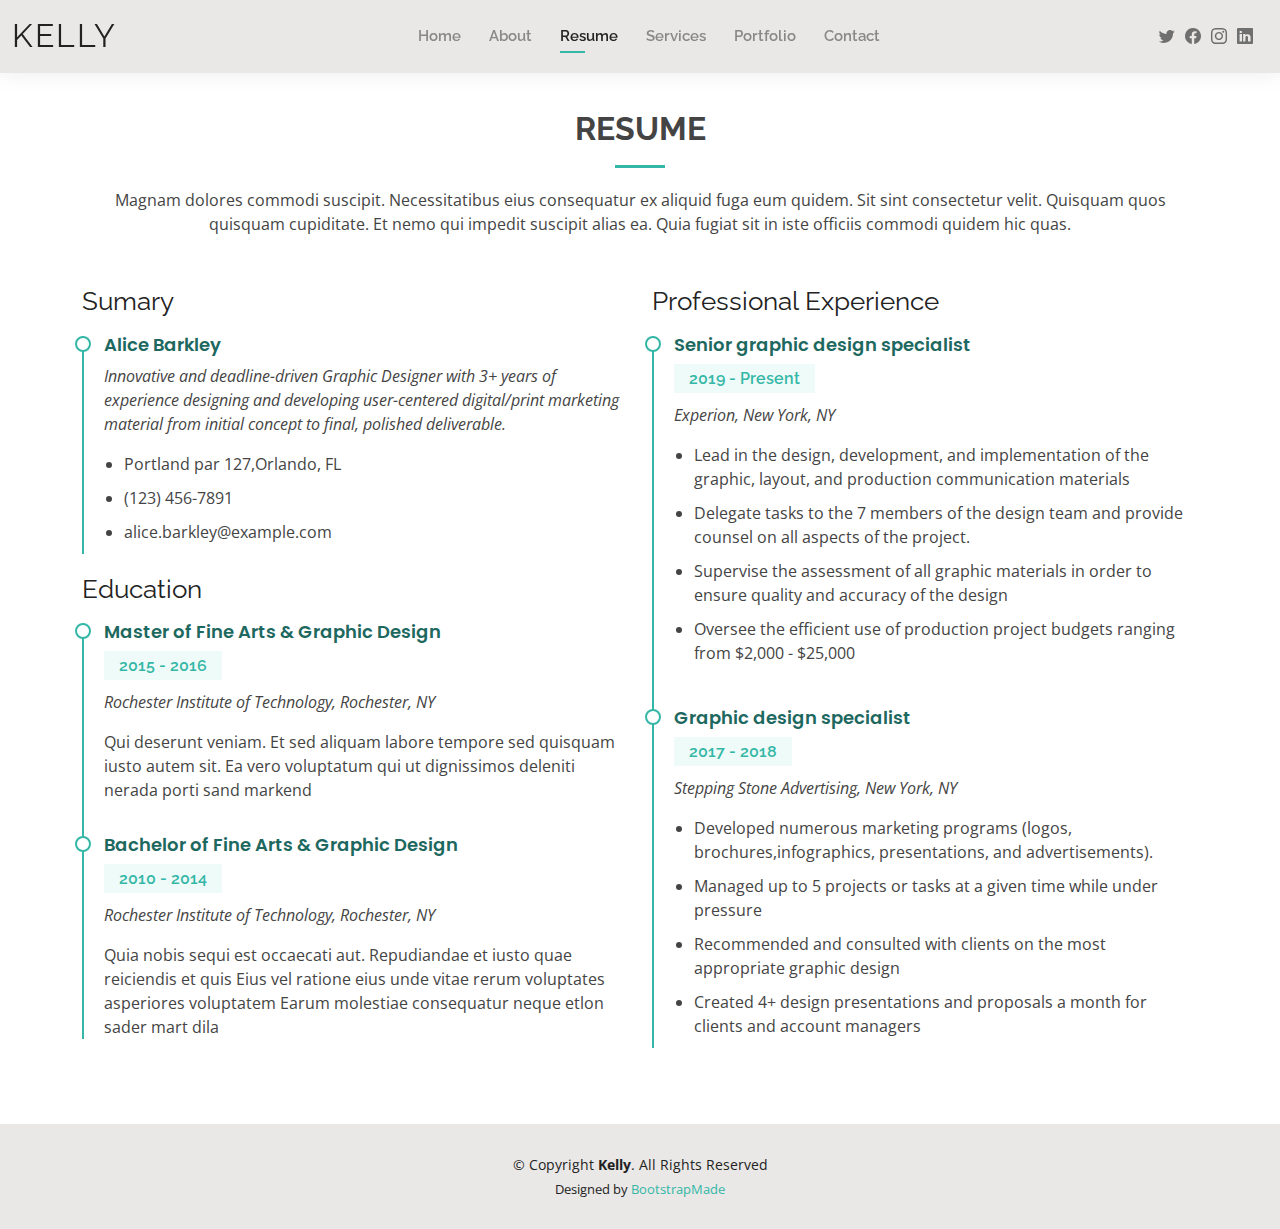
<file: SignalRQRReservationWebUI/wwwroot/Kelly/resume.html>
<!DOCTYPE html>
<html lang="en">

<head>
  <meta charset="utf-8">
  <meta content="width=device-width, initial-scale=1.0" name="viewport">

  <title>Resume - Kelly Bootstrap Template</title>
  <meta content="" name="description">
  <meta content="" name="keywords">

  <!-- Favicons -->
  <link href="assets/img/favicon.png" rel="icon">
  <link href="assets/img/apple-touch-icon.png" rel="apple-touch-icon">

  <!-- Google Fonts -->
  <link href="https://fonts.googleapis.com/css?family=Open+Sans:300,300i,400,400i,600,600i,700,700i|Raleway:300,300i,400,400i,500,500i,600,600i,700,700i|Poppins:300,300i,400,400i,500,500i,600,600i,700,700i" rel="stylesheet">

  <!-- Vendor CSS Files -->
  <link href="assets/vendor/aos/aos.css" rel="stylesheet">
  <link href="assets/vendor/bootstrap/css/bootstrap.min.css" rel="stylesheet">
  <link href="assets/vendor/bootstrap-icons/bootstrap-icons.css" rel="stylesheet">
  <link href="assets/vendor/boxicons/css/boxicons.min.css" rel="stylesheet">
  <link href="assets/vendor/glightbox/css/glightbox.min.css" rel="stylesheet">
  <link href="assets/vendor/swiper/swiper-bundle.min.css" rel="stylesheet">

  <!-- Template Main CSS File -->
  <link href="assets/css/style.css" rel="stylesheet">

  <!-- =======================================================
  * Template Name: Kelly
  * Updated: Jan 09 2024 with Bootstrap v5.3.2
  * Template URL: https://bootstrapmade.com/kelly-free-bootstrap-cv-resume-html-template/
  * Author: BootstrapMade.com
  * License: https://bootstrapmade.com/license/
  ======================================================== -->
</head>

<body>

  <!-- ======= Header ======= -->
  <header id="header" class="fixed-top">
    <div class="container-fluid d-flex justify-content-between align-items-center">

      <h1 class="logo me-auto me-lg-0"><a href="index.html">Kelly</a></h1>
      <!-- Uncomment below if you prefer to use an image logo -->
      <!-- <a href="index.html" class="logo"><img src="assets/img/logo.png" alt="" class="img-fluid"></a>-->

      <nav id="navbar" class="navbar order-last order-lg-0">
        <ul>
          <li><a href="index.html">Home</a></li>
          <li><a href="about.html">About</a></li>
          <li><a class="active" href="resume.html">Resume</a></li>
          <li><a href="services.html">Services</a></li>
          <li><a href="portfolio.html">Portfolio</a></li>
          <li><a href="contact.html">Contact</a></li>
        </ul>
        <i class="bi bi-list mobile-nav-toggle"></i>
      </nav><!-- .navbar -->

      <div class="header-social-links">
        <a href="#" class="twitter"><i class="bi bi-twitter"></i></a>
        <a href="#" class="facebook"><i class="bi bi-facebook"></i></a>
        <a href="#" class="instagram"><i class="bi bi-instagram"></i></a>
        <a href="#" class="linkedin"><i class="bi bi-linkedin"></i></i></a>
      </div>

    </div>

  </header><!-- End Header -->

  <main id="main">

    <!-- ======= Resume Section ======= -->
    <section id="resume" class="resume">
      <div class="container" data-aos="fade-up">

        <div class="section-title">
          <h2>Resume</h2>
          <p>Magnam dolores commodi suscipit. Necessitatibus eius consequatur ex aliquid fuga eum quidem. Sit sint consectetur velit. Quisquam quos quisquam cupiditate. Et nemo qui impedit suscipit alias ea. Quia fugiat sit in iste officiis commodi quidem hic quas.</p>
        </div>

        <div class="row">
          <div class="col-lg-6">
            <h3 class="resume-title">Sumary</h3>
            <div class="resume-item pb-0">
              <h4>Alice Barkley</h4>
              <p><em>Innovative and deadline-driven Graphic Designer with 3+ years of experience designing and developing user-centered digital/print marketing material from initial concept to final, polished deliverable.</em></p>
              <p>
              <ul>
                <li>Portland par 127,Orlando, FL</li>
                <li>(123) 456-7891</li>
                <li>alice.barkley@example.com</li>
              </ul>
              </p>
            </div>

            <h3 class="resume-title">Education</h3>
            <div class="resume-item">
              <h4>Master of Fine Arts &amp; Graphic Design</h4>
              <h5>2015 - 2016</h5>
              <p><em>Rochester Institute of Technology, Rochester, NY</em></p>
              <p>Qui deserunt veniam. Et sed aliquam labore tempore sed quisquam iusto autem sit. Ea vero voluptatum qui ut dignissimos deleniti nerada porti sand markend</p>
            </div>
            <div class="resume-item">
              <h4>Bachelor of Fine Arts &amp; Graphic Design</h4>
              <h5>2010 - 2014</h5>
              <p><em>Rochester Institute of Technology, Rochester, NY</em></p>
              <p>Quia nobis sequi est occaecati aut. Repudiandae et iusto quae reiciendis et quis Eius vel ratione eius unde vitae rerum voluptates asperiores voluptatem Earum molestiae consequatur neque etlon sader mart dila</p>
            </div>
          </div>
          <div class="col-lg-6">
            <h3 class="resume-title">Professional Experience</h3>
            <div class="resume-item">
              <h4>Senior graphic design specialist</h4>
              <h5>2019 - Present</h5>
              <p><em>Experion, New York, NY </em></p>
              <p>
              <ul>
                <li>Lead in the design, development, and implementation of the graphic, layout, and production communication materials</li>
                <li>Delegate tasks to the 7 members of the design team and provide counsel on all aspects of the project. </li>
                <li>Supervise the assessment of all graphic materials in order to ensure quality and accuracy of the design</li>
                <li>Oversee the efficient use of production project budgets ranging from $2,000 - $25,000</li>
              </ul>
              </p>
            </div>
            <div class="resume-item">
              <h4>Graphic design specialist</h4>
              <h5>2017 - 2018</h5>
              <p><em>Stepping Stone Advertising, New York, NY</em></p>
              <p>
              <ul>
                <li>Developed numerous marketing programs (logos, brochures,infographics, presentations, and advertisements).</li>
                <li>Managed up to 5 projects or tasks at a given time while under pressure</li>
                <li>Recommended and consulted with clients on the most appropriate graphic design</li>
                <li>Created 4+ design presentations and proposals a month for clients and account managers</li>
              </ul>
              </p>
            </div>
          </div>
        </div>

      </div>
    </section><!-- End Resume Section -->

  </main><!-- End #main -->

  <!-- ======= Footer ======= -->
  <footer id="footer">
    <div class="container">
      <div class="copyright">
        &copy; Copyright <strong><span>Kelly</span></strong>. All Rights Reserved
      </div>
      <div class="credits">
        <!-- All the links in the footer should remain intact. -->
        <!-- You can delete the links only if you purchased the pro version. -->
        <!-- Licensing information: https://bootstrapmade.com/license/ -->
        <!-- Purchase the pro version with working PHP/AJAX contact form: https://bootstrapmade.com/kelly-free-bootstrap-cv-resume-html-template/ -->
        Designed by <a href="https://bootstrapmade.com/">BootstrapMade</a>
      </div>
    </div>
  </footer><!-- End  Footer -->

  <div id="preloader"></div>
  <a href="#" class="back-to-top d-flex align-items-center justify-content-center"><i class="bi bi-arrow-up-short"></i></a>

  <!-- Vendor JS Files -->
  <script src="assets/vendor/purecounter/purecounter_vanilla.js"></script>
  <script src="assets/vendor/aos/aos.js"></script>
  <script src="assets/vendor/bootstrap/js/bootstrap.bundle.min.js"></script>
  <script src="assets/vendor/glightbox/js/glightbox.min.js"></script>
  <script src="assets/vendor/isotope-layout/isotope.pkgd.min.js"></script>
  <script src="assets/vendor/swiper/swiper-bundle.min.js"></script>
  <script src="assets/vendor/waypoints/noframework.waypoints.js"></script>
  <script src="assets/vendor/php-email-form/validate.js"></script>

  <!-- Template Main JS File -->
  <script src="assets/js/main.js"></script>

</body>

</html>
</file>
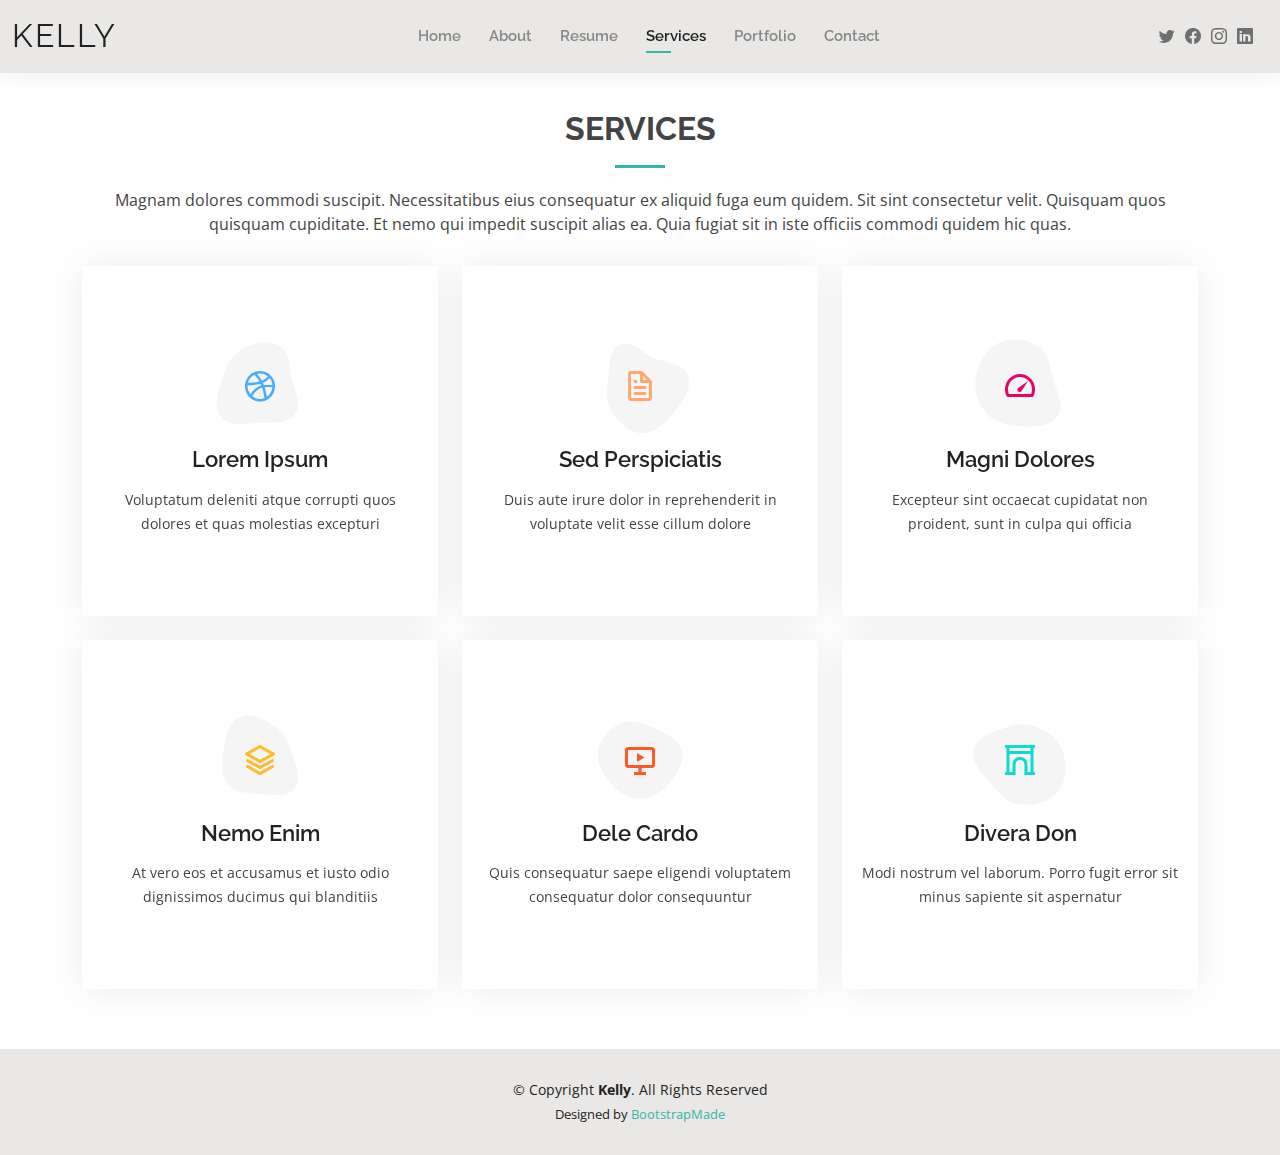
<file: SignalRQRReservationWebUI/wwwroot/Kelly/services.html>
<!DOCTYPE html>
<html lang="en">

<head>
  <meta charset="utf-8">
  <meta content="width=device-width, initial-scale=1.0" name="viewport">

  <title>Services - Kelly Bootstrap Template</title>
  <meta content="" name="description">
  <meta content="" name="keywords">

  <!-- Favicons -->
  <link href="assets/img/favicon.png" rel="icon">
  <link href="assets/img/apple-touch-icon.png" rel="apple-touch-icon">

  <!-- Google Fonts -->
  <link href="https://fonts.googleapis.com/css?family=Open+Sans:300,300i,400,400i,600,600i,700,700i|Raleway:300,300i,400,400i,500,500i,600,600i,700,700i|Poppins:300,300i,400,400i,500,500i,600,600i,700,700i" rel="stylesheet">

  <!-- Vendor CSS Files -->
  <link href="assets/vendor/aos/aos.css" rel="stylesheet">
  <link href="assets/vendor/bootstrap/css/bootstrap.min.css" rel="stylesheet">
  <link href="assets/vendor/bootstrap-icons/bootstrap-icons.css" rel="stylesheet">
  <link href="assets/vendor/boxicons/css/boxicons.min.css" rel="stylesheet">
  <link href="assets/vendor/glightbox/css/glightbox.min.css" rel="stylesheet">
  <link href="assets/vendor/swiper/swiper-bundle.min.css" rel="stylesheet">

  <!-- Template Main CSS File -->
  <link href="assets/css/style.css" rel="stylesheet">

  <!-- =======================================================
  * Template Name: Kelly
  * Updated: Jan 09 2024 with Bootstrap v5.3.2
  * Template URL: https://bootstrapmade.com/kelly-free-bootstrap-cv-resume-html-template/
  * Author: BootstrapMade.com
  * License: https://bootstrapmade.com/license/
  ======================================================== -->
</head>

<body>

  <!-- ======= Header ======= -->
  <header id="header" class="fixed-top">
    <div class="container-fluid d-flex justify-content-between align-items-center">

      <h1 class="logo me-auto me-lg-0"><a href="index.html">Kelly</a></h1>
      <!-- Uncomment below if you prefer to use an image logo -->
      <!-- <a href="index.html" class="logo"><img src="assets/img/logo.png" alt="" class="img-fluid"></a>-->

      <nav id="navbar" class="navbar order-last order-lg-0">
        <ul>
          <li><a href="index.html">Home</a></li>
          <li><a href="about.html">About</a></li>
          <li><a href="resume.html">Resume</a></li>
          <li><a class="active" href="services.html">Services</a></li>
          <li><a href="portfolio.html">Portfolio</a></li>
          <li><a href="contact.html">Contact</a></li>
        </ul>
        <i class="bi bi-list mobile-nav-toggle"></i>
      </nav><!-- .navbar -->

      <div class="header-social-links">
        <a href="#" class="twitter"><i class="bi bi-twitter"></i></a>
        <a href="#" class="facebook"><i class="bi bi-facebook"></i></a>
        <a href="#" class="instagram"><i class="bi bi-instagram"></i></a>
        <a href="#" class="linkedin"><i class="bi bi-linkedin"></i></i></a>
      </div>

    </div>

  </header><!-- End Header -->

  <main id="main">

    <!-- ======= Services Section ======= -->
    <section id="services" class="services">
      <div class="container" data-aos="fade-up">

        <div class="section-title">
          <h2>Services</h2>
          <p>Magnam dolores commodi suscipit. Necessitatibus eius consequatur ex aliquid fuga eum quidem. Sit sint consectetur velit. Quisquam quos quisquam cupiditate. Et nemo qui impedit suscipit alias ea. Quia fugiat sit in iste officiis commodi quidem hic quas.</p>
        </div>

        <div class="row">
          <div class="col-lg-4 col-md-6 d-flex align-items-stretch" data-aos="zoom-in" data-aos-delay="100">
            <div class="icon-box iconbox-blue">
              <div class="icon">
                <svg width="100" height="100" viewBox="0 0 600 600" xmlns="http://www.w3.org/2000/svg">
                  <path stroke="none" stroke-width="0" fill="#f5f5f5" d="M300,521.0016835830174C376.1290562159157,517.8887921683347,466.0731472004068,529.7835943286574,510.70327084640275,468.03025145048787C554.3714126377745,407.6079735673963,508.03601936045806,328.9844924480964,491.2728898941984,256.3432110539036C474.5976632858925,184.082847569629,479.9380746630129,96.60480741107993,416.23090153303,58.64404602377083C348.86323505073057,18.502131276798302,261.93793281208167,40.57373210992963,193.5410806939664,78.93577620505333C130.42746243093433,114.334589627462,98.30271207620316,179.96522072025542,76.75703585869454,249.04625023123273C51.97151888228291,328.5150500222984,13.704378332031375,421.85034740162234,66.52175969318436,486.19268352777647C119.04800174914682,550.1803526380478,217.28368757567262,524.383925680826,300,521.0016835830174"></path>
                </svg>
                <i class="bx bxl-dribbble"></i>
              </div>
              <h4><a href="">Lorem Ipsum</a></h4>
              <p>Voluptatum deleniti atque corrupti quos dolores et quas molestias excepturi</p>
            </div>
          </div>

          <div class="col-lg-4 col-md-6 d-flex align-items-stretch mt-4 mt-md-0" data-aos="zoom-in" data-aos-delay="200">
            <div class="icon-box iconbox-orange ">
              <div class="icon">
                <svg width="100" height="100" viewBox="0 0 600 600" xmlns="http://www.w3.org/2000/svg">
                  <path stroke="none" stroke-width="0" fill="#f5f5f5" d="M300,582.0697525312426C382.5290701553225,586.8405444964366,449.9789794690241,525.3245884688669,502.5850820975895,461.55621195738473C556.606425686781,396.0723002908107,615.8543463187945,314.28637112970534,586.6730223649479,234.56875336149918C558.9533121215079,158.8439757836574,454.9685369536778,164.00468322053177,381.49747125262974,130.76875717737553C312.15926192815925,99.40240125094834,248.97055460311594,18.661163978235184,179.8680185752513,50.54337015887873C110.5421016452524,82.52863877960104,119.82277516462835,180.83849132639028,109.12597500060166,256.43424936330496C100.08760227029461,320.3096726198365,92.17705696193138,384.0621239912766,124.79988738764834,439.7174275375508C164.83382741302287,508.01625554203684,220.96474134820875,577.5009287672846,300,582.0697525312426"></path>
                </svg>
                <i class="bx bx-file"></i>
              </div>
              <h4><a href="">Sed Perspiciatis</a></h4>
              <p>Duis aute irure dolor in reprehenderit in voluptate velit esse cillum dolore</p>
            </div>
          </div>

          <div class="col-lg-4 col-md-6 d-flex align-items-stretch mt-4 mt-lg-0" data-aos="zoom-in" data-aos-delay="300">
            <div class="icon-box iconbox-pink">
              <div class="icon">
                <svg width="100" height="100" viewBox="0 0 600 600" xmlns="http://www.w3.org/2000/svg">
                  <path stroke="none" stroke-width="0" fill="#f5f5f5" d="M300,541.5067337569781C382.14930387511276,545.0595476570109,479.8736841581634,548.3450877840088,526.4010558755058,480.5488172755941C571.5218469581645,414.80211281144784,517.5187510058486,332.0715597781072,496.52539010469104,255.14436215662573C477.37192572678356,184.95920475031193,473.57363656557914,105.61284051026155,413.0603344069578,65.22779650032875C343.27470386102294,18.654635553484475,251.2091493199835,5.337323636656869,175.0934190732945,40.62881213300186C97.87086631185822,76.43348514350839,51.98124368387456,156.15599469081315,36.44837278890362,239.84606092416172C21.716077023791087,319.22268207091537,43.775223500013084,401.1760424656574,96.891909868211,461.97329694683043C147.22146801428983,519.5804099606455,223.5754009179313,538.201503339737,300,541.5067337569781"></path>
                </svg>
                <i class="bx bx-tachometer"></i>
              </div>
              <h4><a href="">Magni Dolores</a></h4>
              <p>Excepteur sint occaecat cupidatat non proident, sunt in culpa qui officia</p>
            </div>
          </div>

          <div class="col-lg-4 col-md-6 d-flex align-items-stretch mt-4" data-aos="zoom-in" data-aos-delay="100">
            <div class="icon-box iconbox-yellow">
              <div class="icon">
                <svg width="100" height="100" viewBox="0 0 600 600" xmlns="http://www.w3.org/2000/svg">
                  <path stroke="none" stroke-width="0" fill="#f5f5f5" d="M300,503.46388370962813C374.79870501325706,506.71871716319447,464.8034551963731,527.1746412648533,510.4981551193396,467.86667711651364C555.9287308511215,408.9015244558933,512.6030010748507,327.5744911775523,490.211057578863,256.5855673507754C471.097692560561,195.9906835881958,447.69079081568157,138.11976852964426,395.19560036434837,102.3242989838813C329.3053358748298,57.3949838291264,248.02791733380457,8.279543830951368,175.87071277845988,42.242879143198664C103.41431057327972,76.34704239035025,93.79494320519305,170.9812938413882,81.28167332365135,250.07896920659033C70.17666984294237,320.27484674793965,64.84698225790005,396.69656628748305,111.28512138212992,450.4950937839243C156.20124167950087,502.5303643271138,231.32542653798444,500.4755392045468,300,503.46388370962813"></path>
                </svg>
                <i class="bx bx-layer"></i>
              </div>
              <h4><a href="">Nemo Enim</a></h4>
              <p>At vero eos et accusamus et iusto odio dignissimos ducimus qui blanditiis</p>
            </div>
          </div>

          <div class="col-lg-4 col-md-6 d-flex align-items-stretch mt-4" data-aos="zoom-in" data-aos-delay="200">
            <div class="icon-box iconbox-red">
              <div class="icon">
                <svg width="100" height="100" viewBox="0 0 600 600" xmlns="http://www.w3.org/2000/svg">
                  <path stroke="none" stroke-width="0" fill="#f5f5f5" d="M300,532.3542879108572C369.38199826031484,532.3153073249985,429.10787420159085,491.63046689027357,474.5244479745417,439.17860296908856C522.8885846962883,383.3225815378663,569.1668002868075,314.3205725914397,550.7432151929288,242.7694973846089C532.6665558377875,172.5657663291529,456.2379748765914,142.6223662098291,390.3689995646985,112.34683881706744C326.66090330228417,83.06452184765237,258.84405631176094,53.51806209861945,193.32584062364296,78.48882559362697C121.61183558270385,105.82097193414197,62.805066853699245,167.19869350419734,48.57481801355237,242.6138429142374C34.843463184063346,315.3850353017275,76.69343916112496,383.4422959591041,125.22947124332185,439.3748458443577C170.7312796277747,491.8107796887764,230.57421082200815,532.3932930995766,300,532.3542879108572"></path>
                </svg>
                <i class="bx bx-slideshow"></i>
              </div>
              <h4><a href="">Dele Cardo</a></h4>
              <p>Quis consequatur saepe eligendi voluptatem consequatur dolor consequuntur</p>
            </div>
          </div>

          <div class="col-lg-4 col-md-6 d-flex align-items-stretch mt-4" data-aos="zoom-in" data-aos-delay="300">
            <div class="icon-box iconbox-teal">
              <div class="icon">
                <svg width="100" height="100" viewBox="0 0 600 600" xmlns="http://www.w3.org/2000/svg">
                  <path stroke="none" stroke-width="0" fill="#f5f5f5" d="M300,566.797414625762C385.7384707136149,576.1784315230908,478.7894351017131,552.8928747891023,531.9192734346935,484.94944893311C584.6109503024035,417.5663521118492,582.489472248146,322.67544863468447,553.9536738515405,242.03673114598146C529.1557734026468,171.96086150256528,465.24506316201064,127.66468636344209,395.9583748389544,100.7403814666027C334.2173773831606,76.7482773500951,269.4350130405921,84.62216499799875,207.1952322260088,107.2889140133804C132.92018162631612,134.33871894543012,41.79353780512637,160.00259165414826,22.644507872594943,236.69541883565114C3.319112789854554,314.0945973066697,72.72355303640163,379.243833228382,124.04198916343866,440.3218312028393C172.9286146004772,498.5055451809895,224.45579914871206,558.5317968840102,300,566.797414625762"></path>
                </svg>
                <i class="bx bx-arch"></i>
              </div>
              <h4><a href="">Divera Don</a></h4>
              <p>Modi nostrum vel laborum. Porro fugit error sit minus sapiente sit aspernatur</p>
            </div>
          </div>

        </div>

      </div>
    </section><!-- End Services Section -->

  </main><!-- End #main -->

  <!-- ======= Footer ======= -->
  <footer id="footer">
    <div class="container">
      <div class="copyright">
        &copy; Copyright <strong><span>Kelly</span></strong>. All Rights Reserved
      </div>
      <div class="credits">
        <!-- All the links in the footer should remain intact. -->
        <!-- You can delete the links only if you purchased the pro version. -->
        <!-- Licensing information: https://bootstrapmade.com/license/ -->
        <!-- Purchase the pro version with working PHP/AJAX contact form: https://bootstrapmade.com/kelly-free-bootstrap-cv-resume-html-template/ -->
        Designed by <a href="https://bootstrapmade.com/">BootstrapMade</a>
      </div>
    </div>
  </footer><!-- End  Footer -->

  <div id="preloader"></div>
  <a href="#" class="back-to-top d-flex align-items-center justify-content-center"><i class="bi bi-arrow-up-short"></i></a>

  <!-- Vendor JS Files -->
  <script src="assets/vendor/purecounter/purecounter_vanilla.js"></script>
  <script src="assets/vendor/aos/aos.js"></script>
  <script src="assets/vendor/bootstrap/js/bootstrap.bundle.min.js"></script>
  <script src="assets/vendor/glightbox/js/glightbox.min.js"></script>
  <script src="assets/vendor/isotope-layout/isotope.pkgd.min.js"></script>
  <script src="assets/vendor/swiper/swiper-bundle.min.js"></script>
  <script src="assets/vendor/waypoints/noframework.waypoints.js"></script>
  <script src="assets/vendor/php-email-form/validate.js"></script>

  <!-- Template Main JS File -->
  <script src="assets/js/main.js"></script>

</body>

</html>
</file>
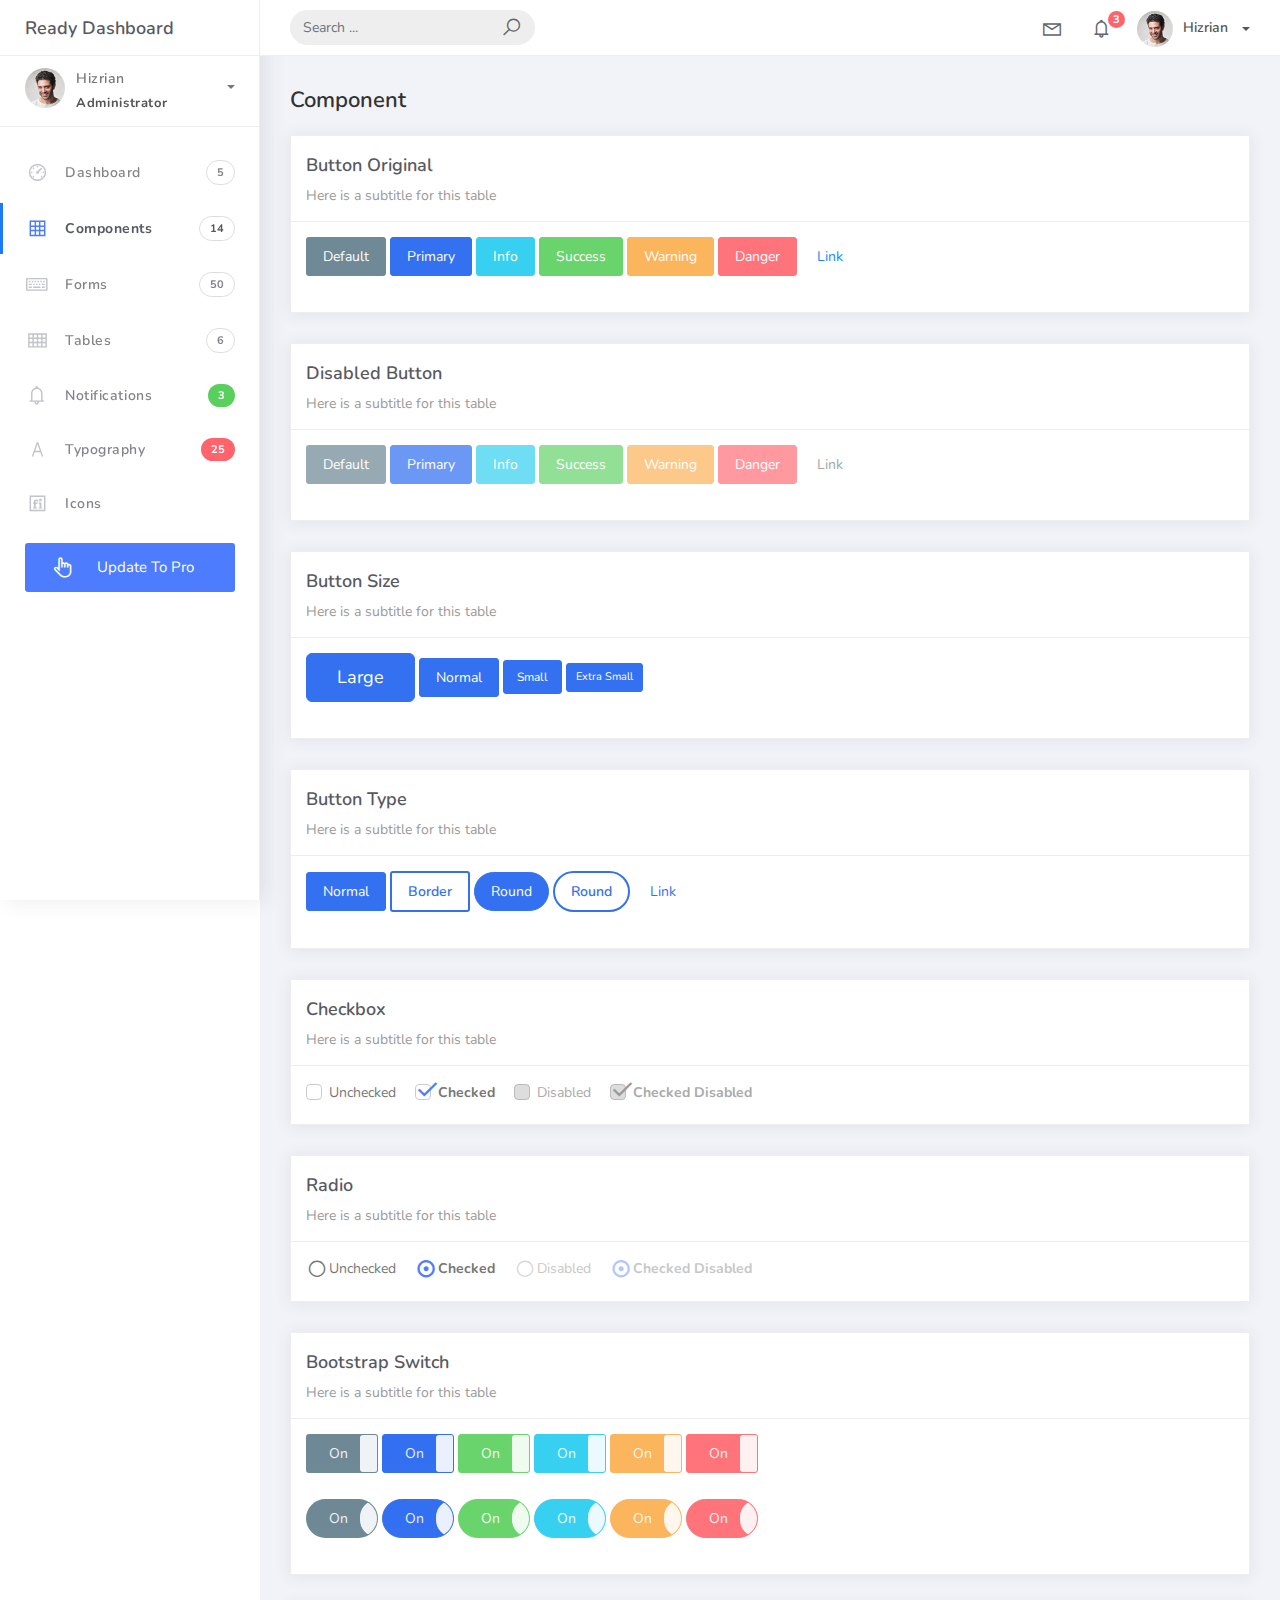
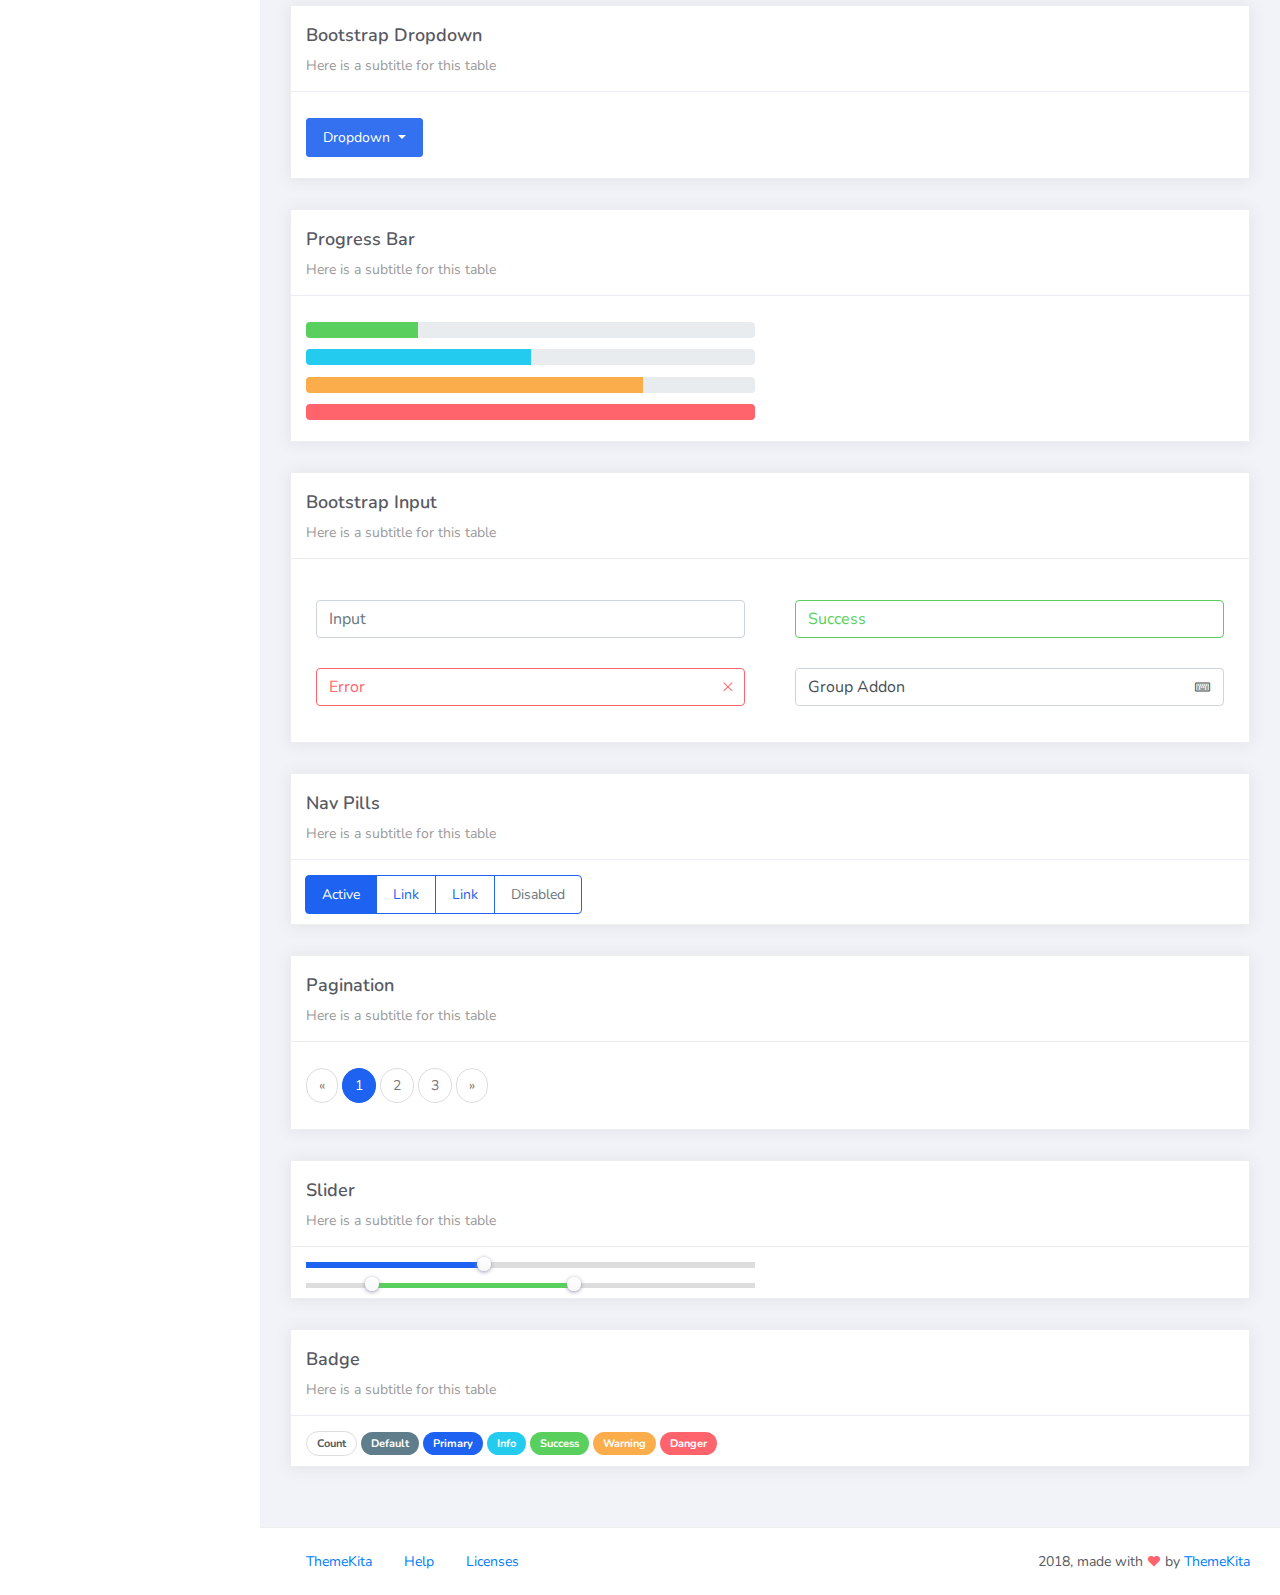
<file: SignalRQRReservationWebUI/wwwroot/Ready-Bootstrap-Dashboard-master/components.html>
<!DOCTYPE html>
<html>
<head>
	<meta http-equiv="X-UA-Compatible" content="IE=edge,chrome=1" />
	<title>Components - Ready Bootstrap Dashboard</title>
	<meta content='width=device-width, initial-scale=1.0, maximum-scale=1.0, user-scalable=0, shrink-to-fit=no' name='viewport' />
	<link rel="stylesheet" href="assets/css/bootstrap.min.css">
	<link rel="stylesheet" href="https://fonts.googleapis.com/css?family=Nunito:200,200i,300,300i,400,400i,600,600i,700,700i,800,800i,900,900i">
	<link rel="stylesheet" href="assets/css/ready.css">
	<link rel="stylesheet" href="assets/css/demo.css">
</head>
<body>
	<div class="wrapper">
		<div class="main-header">
			<div class="logo-header">
				<a href="index.html" class="logo">
					Ready Dashboard
				</a>
				<button class="navbar-toggler sidenav-toggler ml-auto" type="button" data-toggle="collapse" data-target="collapse" aria-controls="sidebar" aria-expanded="false" aria-label="Toggle navigation">
					<span class="navbar-toggler-icon"></span>
				</button>
				<button class="topbar-toggler more"><i class="la la-ellipsis-v"></i></button>
			</div>
			<nav class="navbar navbar-header navbar-expand-lg">
				<div class="container-fluid">
					
					<form class="navbar-left navbar-form nav-search mr-md-3" action="">
						<div class="input-group">
							<input type="text" placeholder="Search ..." class="form-control">
							<div class="input-group-append">
								<span class="input-group-text">
									<i class="la la-search search-icon"></i>
								</span>
							</div>
						</div>
					</form>
					<ul class="navbar-nav topbar-nav ml-md-auto align-items-center">
						<li class="nav-item dropdown hidden-caret">
							<a class="nav-link dropdown-toggle" href="#" id="navbarDropdown" role="button" data-toggle="dropdown" aria-haspopup="true" aria-expanded="false">
								<i class="la la-envelope"></i>
							</a>
							<div class="dropdown-menu" aria-labelledby="navbarDropdown">
								<a class="dropdown-item" href="#">Action</a>
								<a class="dropdown-item" href="#">Another action</a>
								<div class="dropdown-divider"></div>
								<a class="dropdown-item" href="#">Something else here</a>
							</div>
						</li>
						<li class="nav-item dropdown hidden-caret">
							<a class="nav-link dropdown-toggle" href="#" id="navbarDropdown" role="button" data-toggle="dropdown" aria-haspopup="true" aria-expanded="false">
								<i class="la la-bell"></i>
								<span class="notification">3</span>
							</a>
							<ul class="dropdown-menu notif-box" aria-labelledby="navbarDropdown">
								<li>
									<div class="dropdown-title">You have 4 new notification</div>
								</li>
								<li>
									<div class="notif-center">
										<a href="#">
											<div class="notif-icon notif-primary"> <i class="la la-user-plus"></i> </div>
											<div class="notif-content">
												<span class="block">
													New user registered
												</span>
												<span class="time">5 minutes ago</span> 
											</div>
										</a>
										<a href="#">
											<div class="notif-icon notif-success"> <i class="la la-comment"></i> </div>
											<div class="notif-content">
												<span class="block">
													Rahmad commented on Admin
												</span>
												<span class="time">12 minutes ago</span> 
											</div>
										</a>
										<a href="#">
											<div class="notif-img"> 
												<img src="assets/img/profile2.jpg" alt="Img Profile">
											</div>
											<div class="notif-content">
												<span class="block">
													Reza send messages to you
												</span>
												<span class="time">12 minutes ago</span> 
											</div>
										</a>
										<a href="#">
											<div class="notif-icon notif-danger"> <i class="la la-heart"></i> </div>
											<div class="notif-content">
												<span class="block">
													Farrah liked Admin
												</span>
												<span class="time">17 minutes ago</span> 
											</div>
										</a>
									</div>
								</li>
								<li>
									<a class="see-all" href="javascript:void(0);"> <strong>See all notifications</strong> <i class="la la-angle-right"></i> </a>
								</li>
							</ul>
						</li>
						<li class="nav-item dropdown">
							<a class="dropdown-toggle profile-pic" data-toggle="dropdown" href="#" aria-expanded="false"> <img src="assets/img/profile.jpg" alt="user-img" width="36" class="img-circle"><span >Hizrian</span></span> </a>
							<ul class="dropdown-menu dropdown-user">
								<li>
									<div class="user-box">
										<div class="u-img"><img src="assets/img/profile.jpg" alt="user"></div>
										<div class="u-text">
											<h4>Hizrian</h4>
											<p class="text-muted">hello@themekita.com</p><a href="profile.html" class="btn btn-rounded btn-danger btn-sm">View Profile</a></div>
										</div>
									</li>
									<div class="dropdown-divider"></div>
									<a class="dropdown-item" href="#"><i class="ti-user"></i> My Profile</a>
									<a class="dropdown-item" href="#"></i> My Balance</a>
									<a class="dropdown-item" href="#"><i class="ti-email"></i> Inbox</a>
									<div class="dropdown-divider"></div>
									<a class="dropdown-item" href="#"><i class="ti-settings"></i> Account Setting</a>
									<div class="dropdown-divider"></div>
									<a class="dropdown-item" href="#"><i class="fa fa-power-off"></i> Logout</a>
								</ul>
								<!-- /.dropdown-user -->
							</li>
						</ul>
					</div>
				</nav>
			</div>
			<div class="sidebar">
				<div class="scrollbar-inner sidebar-wrapper">
					<div class="user">
						<div class="photo">
							<img src="assets/img/profile.jpg">
						</div>
						<div class="info">
							<a class="" data-toggle="collapse" href="#collapseExample" aria-expanded="true">
								<span>
									Hizrian
									<span class="user-level">Administrator</span>
									<span class="caret"></span>
								</span>
							</a>
							<div class="clearfix"></div>

							<div class="collapse in" id="collapseExample" aria-expanded="true" style="">
								<ul class="nav">
									<li>
										<a href="#profile">
											<span class="link-collapse">My Profile</span>
										</a>
									</li>
									<li>
										<a href="#edit">
											<span class="link-collapse">Edit Profile</span>
										</a>
									</li>
									<li>
										<a href="#settings">
											<span class="link-collapse">Settings</span>
										</a>
									</li>
								</ul>
							</div>
						</div>
					</div>
					<ul class="nav">
						<li class="nav-item">
							<a href="index.html">
								<i class="la la-dashboard"></i>
								<p>Dashboard</p>
								<span class="badge badge-count">5</span>
							</a>
						</li>
						<li class="nav-item active">
							<a href="components.html">
								<i class="la la-table"></i>
								<p>Components</p>
								<span class="badge badge-count">14</span>
							</a>
						</li>
						<li class="nav-item">
							<a href="forms.html">
								<i class="la la-keyboard-o"></i>
								<p>Forms</p>
								<span class="badge badge-count">50</span>
							</a>
						</li>
						<li class="nav-item">
							<a href="tables.html">
								<i class="la la-th"></i>
								<p>Tables</p>
								<span class="badge badge-count">6</span>
							</a>
						</li>
						<li class="nav-item">
							<a href="notifications.html">
								<i class="la la-bell"></i>
								<p>Notifications</p>
								<span class="badge badge-success">3</span>
							</a>
						</li>
						<li class="nav-item">
							<a href="typography.html">
								<i class="la la-font"></i>
								<p>Typography</p>
								<span class="badge badge-danger">25</span>
							</a>
						</li>
						<li class="nav-item">
							<a href="icons.html">
								<i class="la la-fonticons"></i>
								<p>Icons</p>
							</a>
						</li>
						<li class="nav-item update-pro">
							<button  data-toggle="modal" data-target="#modalUpdate">
								<i class="la la-hand-pointer-o"></i>
								<p>Update To Pro</p>
							</button>
						</li>
					</ul>
				</div>
			</div>
			<div class="main-panel">
				<div class="content">
					<div class="container-fluid">
						<h4 class="page-title">Component</h4>
						<div class="row">
							<div class="col-md-12">
								<div class="card">
									<div class="card-header">
										<h4 class="card-title">Button Original</h4>
										<p class="card-category">Here is a subtitle for this table</p>
									</div>
									<div class="card-body">
										<p class="demo">
											<button class="btn btn-default">Default</button>

											<button class="btn btn-primary">Primary</button>

											<button class="btn btn-info">Info</button>

											<button class="btn btn-success">Success</button>

											<button class="btn btn-warning">Warning</button>

											<button class="btn btn-danger">Danger</button>

											<button class="btn btn-link">Link</button>
										</p>
									</div>
								</div>
							</div>
							<div class="col-md-12">
								<div class="card">
									<div class="card-header">
										<h4 class="card-title">Disabled Button</h4>
										<p class="card-category">Here is a subtitle for this table</p>
									</div>
									<div class="card-body">
										<p class="demo">
											<button class="btn btn-default" disabled="disabled">Default</button>

											<button class="btn btn-primary" disabled="disabled">Primary</button>

											<button class="btn btn-info" disabled="disabled">Info</button>

											<button class="btn btn-success" disabled="disabled">Success</button>

											<button class="btn btn-warning" disabled="disabled">Warning</button>

											<button class="btn btn-danger" disabled="disabled">Danger</button>

											<button class="btn btn-link" disabled>Link</button>
										</p>
									</div>
								</div>
							</div>
							<div class="col-md-12">
								<div class="card">
									<div class="card-header">
										<h4 class="card-title">Button Size</h4>
										<p class="card-category">Here is a subtitle for this table</p>
									</div>
									<div class="card-body">
										<p class="demo">
											<button class="btn btn-primary btn-lg">Large</button>

											<button class="btn btn-primary">Normal</button>

											<button class="btn btn-primary btn-sm">Small</button>

											<button class="btn btn-primary btn-xs">Extra Small</button>
										</p>
									</div>
								</div>
							</div>
							<div class="col-md-12">
								<div class="card">
									<div class="card-header">
										<h4 class="card-title">Button Type</h4>
										<p class="card-category">Here is a subtitle for this table</p>
									</div>
									<div class="card-body">
										<p class="demo">
											<button class="btn btn-primary">Normal</button>
											<button class="btn btn-primary btn-border">Border</button>

											<button class="btn btn-primary btn-round">Round</button>

											<button class="btn btn-primary btn-border btn-round">Round</button>

											<button class="btn btn-primary btn-link">Link</button>
										</p>
									</div>
								</div>
							</div>
							<div class="col-md-12">
								<div class="card">
									<div class="card-header">
										<h4 class="card-title">Checkbox</h4>
										<p class="card-category">Here is a subtitle for this table</p>
									</div>
									<div class="card-body">
										<p class="demo">
											<label class="form-check-label">
												<input class="form-check-input" type="checkbox" value="">
												<span class="form-check-sign">Unchecked</span>
											</label>

											<label class="form-check-label">
												<input class="form-check-input" type="checkbox" value="" checked>
												<span class="form-check-sign">Checked</span>
											</label>

											<label class="form-check-label">
												<input class="form-check-input" type="checkbox" value="" disabled>
												<span class="form-check-sign">Disabled</span>
											</label>

											<label class="form-check-label">
												<input class="form-check-input" type="checkbox" value="" checked disabled>
												<span class="form-check-sign">Checked Disabled</span>
											</label>
										</p>
									</div>
								</div>
							</div>
							<div class="col-md-12">
								<div class="card">
									<div class="card-header">
										<h4 class="card-title">Radio</h4>
										<p class="card-category">Here is a subtitle for this table</p>
									</div>
									<div class="card-body">
										<p class="demo">
											<label class="form-radio-label">
												<input class="form-radio-input" type="radio" name="optionsRadios" value="">
												<span class="form-radio-sign">Unchecked</span>
											</label>
											<label class="form-radio-label">
												<input class="form-radio-input" type="radio" name="optionsRadios" value="" checked>
												<span class="form-radio-sign">Checked</span>
											</label>
											<label class="form-radio-label">
												<input class="form-radio-input" type="radio" value="" disabled>
												<span class="form-radio-sign">Disabled</span>
											</label>
											<label class="form-radio-label">
												<input class="form-radio-input" type="radio" value="" checked disabled>
												<span class="form-radio-sign">Checked Disabled</span>
											</label>
										</p>
									</div>
								</div>
							</div>
							<div class="col-md-12">
								<div class="card">
									<div class="card-header">
										<h4 class="card-title">Bootstrap Switch</h4>
										<p class="card-category">Here is a subtitle for this table</p>
									</div>
									<div class="card-body">
										<p class="demo">
											<input type="checkbox" checked data-toggle="toggle" data-onstyle="default">
											<input type="checkbox" checked data-toggle="toggle" data-onstyle="primary">
											<input type="checkbox" checked data-toggle="toggle" data-onstyle="success">
											<input type="checkbox" checked data-toggle="toggle" data-onstyle="info">
											<input type="checkbox" checked data-toggle="toggle" data-onstyle="warning">
											<input type="checkbox" checked data-toggle="toggle" data-onstyle="danger">
										</p>
										<p class="demo">
											<input type="checkbox" checked data-toggle="toggle" data-onstyle="default" data-style="btn-round">
											<input type="checkbox" checked data-toggle="toggle" data-onstyle="primary" data-style="btn-round">
											<input type="checkbox" checked data-toggle="toggle" data-onstyle="success" data-style="btn-round">
											<input type="checkbox" checked data-toggle="toggle" data-onstyle="info" data-style="btn-round">
											<input type="checkbox" checked data-toggle="toggle" data-onstyle="warning" data-style="btn-round">
											<input type="checkbox" checked data-toggle="toggle" data-onstyle="danger" data-style="btn-round">
										</p>
									</div>
								</div>
							</div>
							<div class="col-md-12">
								<div class="card">
									<div class="card-header">
										<h4 class="card-title">Bootstrap Dropdown</h4>
										<p class="card-category">Here is a subtitle for this table</p>
									</div>
									<div class="card-body">
										<p class="demo">
											<div class="dropdown">

												<button class="btn btn-primary dropdown-toggle" type="button" id="dropdownMenu1" data-toggle="dropdown">

													Dropdown

												</button>

												<ul class="dropdown-menu" role="menu" aria-labelledby="dropdownMenu">

													<a class="dropdown-item" href="#">Action</a>
													<a class="dropdown-item" href="#">Another action</a>
													<div class="dropdown-divider"></div>
													<a class="dropdown-item" href="#">Something else here</a>

												</ul>

											</div>
										</p>
									</div>
								</div>
							</div>
							<div class="col-md-12">
								<div class="card">
									<div class="card-header">
										<h4 class="card-title">Progress Bar</h4>
										<p class="card-category">Here is a subtitle for this table</p>
									</div>
									<div class="card-body">
										<div class="row">
											<div class="col-md-6">
												<p class="demo">
													<div class="progress">
														<div class="progress-bar bg-success" role="progressbar" style="width: 25%" aria-valuenow="25" aria-valuemin="0" aria-valuemax="100"></div>
													</div>
												</p>
												<p class="demo">
													<div class="progress">
														<div class="progress-bar bg-info" role="progressbar" style="width: 50%" aria-valuenow="50" aria-valuemin="0" aria-valuemax="100"></div>
													</div>
												</p>
												<p class="demo">
													<div class="progress">
														<div class="progress-bar bg-warning" role="progressbar" style="width: 75%" aria-valuenow="75" aria-valuemin="0" aria-valuemax="100"></div>
													</div>
												</p>
												<p class="demo">
													<div class="progress">
														<div class="progress-bar bg-danger" role="progressbar" style="width: 100%" aria-valuenow="100" aria-valuemin="0" aria-valuemax="100"></div>
													</div>
												</p>
											</div>
										</div>
									</div>
								</div>
							</div>
							<div class="col-md-12">
								<div class="card">
									<div class="card-header">
										<h4 class="card-title">Bootstrap Input</h4>
										<p class="card-category">Here is a subtitle for this table</p>
									</div>
									<div class="card-body">
										<p class="demo">
											<div class="row">
												<div class="col-md-6">
													<div class="form-group">

														<input type="text" value="" placeholder="Input" class="form-control" />

													</div>
												</div>

												<div class="col-md-6">
													<div class="form-group has-success">

														<input type="text" value="Success" class="form-control" />

													</div>
												</div>

												<div class="col-md-6">
													<div class="form-group has-error has-feedback">

														<input type="text" value="Error" class="form-control" />

														<span class="la la-times form-control-feedback"></span>

													</div>
												</div>

												<div class="col-md-6">
													<div class="form-group">
														<div class="input-group has-icon">

															<input type="text" value="Group Addon" class="form-control">

															<div class="input-group-append">
																<span class="input-group-text input-group-icon"><i class="la la-keyboard-o"></i></span>
															</div>
														</div>
													</div>
												</div>
											</div>
										</p>
									</div>
								</div>
							</div>
							<div class="col-md-12">
								<div class="card">
									<div class="card-header">
										<h4 class="card-title">Nav Pills</h4>
										<p class="card-category">Here is a subtitle for this table</p>
									</div>
									<div class="card-body">
										<ul class="nav nav-pills nav-primary">
											<li class="nav-item">
												<a class="nav-link active" href="#">Active</a>
											</li>
											<li class="nav-item">
												<a class="nav-link" href="#">Link</a>
											</li>
											<li class="nav-item">
												<a class="nav-link" href="#">Link</a>
											</li>
											<li class="nav-item">
												<a class="nav-link disabled" href="#">Disabled</a>
											</li>
										</ul>
									</div>
								</div>
							</div>
							<div class="col-md-12">
								<div class="card">
									<div class="card-header">
										<h4 class="card-title">Pagination</h4>
										<p class="card-category">Here is a subtitle for this table</p>
									</div>
									<div class="card-body">
										<p class="demo">
											<ul class="pagination pg-primary">
												<li class="page-item">
													<a class="page-link" href="#" aria-label="Previous">
														<span aria-hidden="true">&laquo;</span>
														<span class="sr-only">Previous</span>
													</a>
												</li>
												<li class="page-item active"><a class="page-link" href="#">1</a></li>
												<li class="page-item"><a class="page-link" href="#">2</a></li>
												<li class="page-item"><a class="page-link" href="#">3</a></li>
												<li class="page-item">
													<a class="page-link" href="#" aria-label="Next">
														<span aria-hidden="true">&raquo;</span>
														<span class="sr-only">Next</span>
													</a>
												</li>
											</ul>
										</p>
									</div>
								</div>
							</div>
							<div class="col-md-12">
								<div class="card">
									<div class="card-header">
										<h4 class="card-title">Slider</h4>
										<p class="card-category">Here is a subtitle for this table</p>
									</div>
									<div class="card-body">
										<div class="demo">
											<div class="row">
												<div class="col-md-6">
													<div id="slider" class="slider-primary"></div>

													<div id="slider-range" class="slider-success"></div>
												</div>
											</div>
										</div>
									</div>
								</div>
							</div>
							<div class="col-md-12">
								<div class="card">
									<div class="card-header">
										<h4 class="card-title">Badge</h4>
										<p class="card-category">Here is a subtitle for this table</p>
									</div>
									<div class="card-body">
										<span class="badge badge-count">Count</span>
										<span class="badge badge-default">Default</span>
										<span class="badge badge-primary">Primary</span>
										<span class="badge badge-info">Info</span>
										<span class="badge badge-success">Success</span>
										<span class="badge badge-warning">Warning</span>
										<span class="badge badge-danger">Danger</span>
									</div>
								</div>
							</div>
						</div>
					</div>
				</div>
				<footer class="footer">
					<div class="container-fluid">
						<nav class="pull-left">
							<ul class="nav">
								<li class="nav-item">
									<a class="nav-link" href="http://www.themekita.com">
										ThemeKita
									</a>
								</li>
								<li class="nav-item">
									<a class="nav-link" href="#">
										Help
									</a>
								</li>
								<li class="nav-item">
									<a class="nav-link" href="https://themewagon.com/license/#free-item">
										Licenses
									</a>
								</li>
							</ul>
						</nav>
						<div class="copyright ml-auto">
							2018, made with <i class="la la-heart heart text-danger"></i> by <a href="http://www.themekita.com">ThemeKita</a>
						</div>				
					</div>
				</footer>
			</div>
		</div>
	</div>
	<!-- Modal -->
	<div class="modal fade" id="modalUpdate" tabindex="-1" role="dialog" aria-labelledby="modalUpdatePro" aria-hidden="true">
		<div class="modal-dialog modal-dialog-centered" role="document">
			<div class="modal-content">
				<div class="modal-header bg-primary">
					<h6 class="modal-title"><i class="la la-frown-o"></i> Under Development</h6>
					<button type="button" class="close" data-dismiss="modal" aria-label="Close">
						<span aria-hidden="true">&times;</span>
					</button>
				</div>
				<div class="modal-body text-center">									
					<p>Currently the pro version of the <b>Ready Dashboard</b> Bootstrap is in progress development</p>
					<p>
					<b>We'll let you know when it's done</b></p>
				</div>
				<div class="modal-footer">
					<button type="button" class="btn btn-secondary" data-dismiss="modal">Close</button>
				</div>
			</div>
		</div>
	</div>
</body>
<script src="assets/js/core/jquery.3.2.1.min.js"></script>
<script src="assets/js/plugin/jquery-ui-1.12.1.custom/jquery-ui.min.js"></script>
<script src="assets/js/core/popper.min.js"></script>
<script src="assets/js/core/bootstrap.min.js"></script>
<script src="assets/js/plugin/chartist/chartist.min.js"></script>
<script src="assets/js/plugin/chartist/plugin/chartist-plugin-tooltip.min.js"></script>
<script src="assets/js/plugin/bootstrap-notify/bootstrap-notify.min.js"></script>
<script src="assets/js/plugin/bootstrap-toggle/bootstrap-toggle.min.js"></script>
<script src="assets/js/plugin/jquery-mapael/jquery.mapael.min.js"></script>
<script src="assets/js/plugin/jquery-mapael/maps/world_countries.min.js"></script>
<script src="assets/js/plugin/chart-circle/circles.min.js"></script>
<script src="assets/js/plugin/jquery-scrollbar/jquery.scrollbar.min.js"></script>
<script src="assets/js/ready.min.js"></script>
<script>
	$( function() {
		$( "#slider" ).slider({
			range: "min",
			max: 100,
			value: 40,
		});
		$( "#slider-range" ).slider({
			range: true,
			min: 0,
			max: 500,
			values: [ 75, 300 ]
		});
	} );
</script>
</html>
</file>
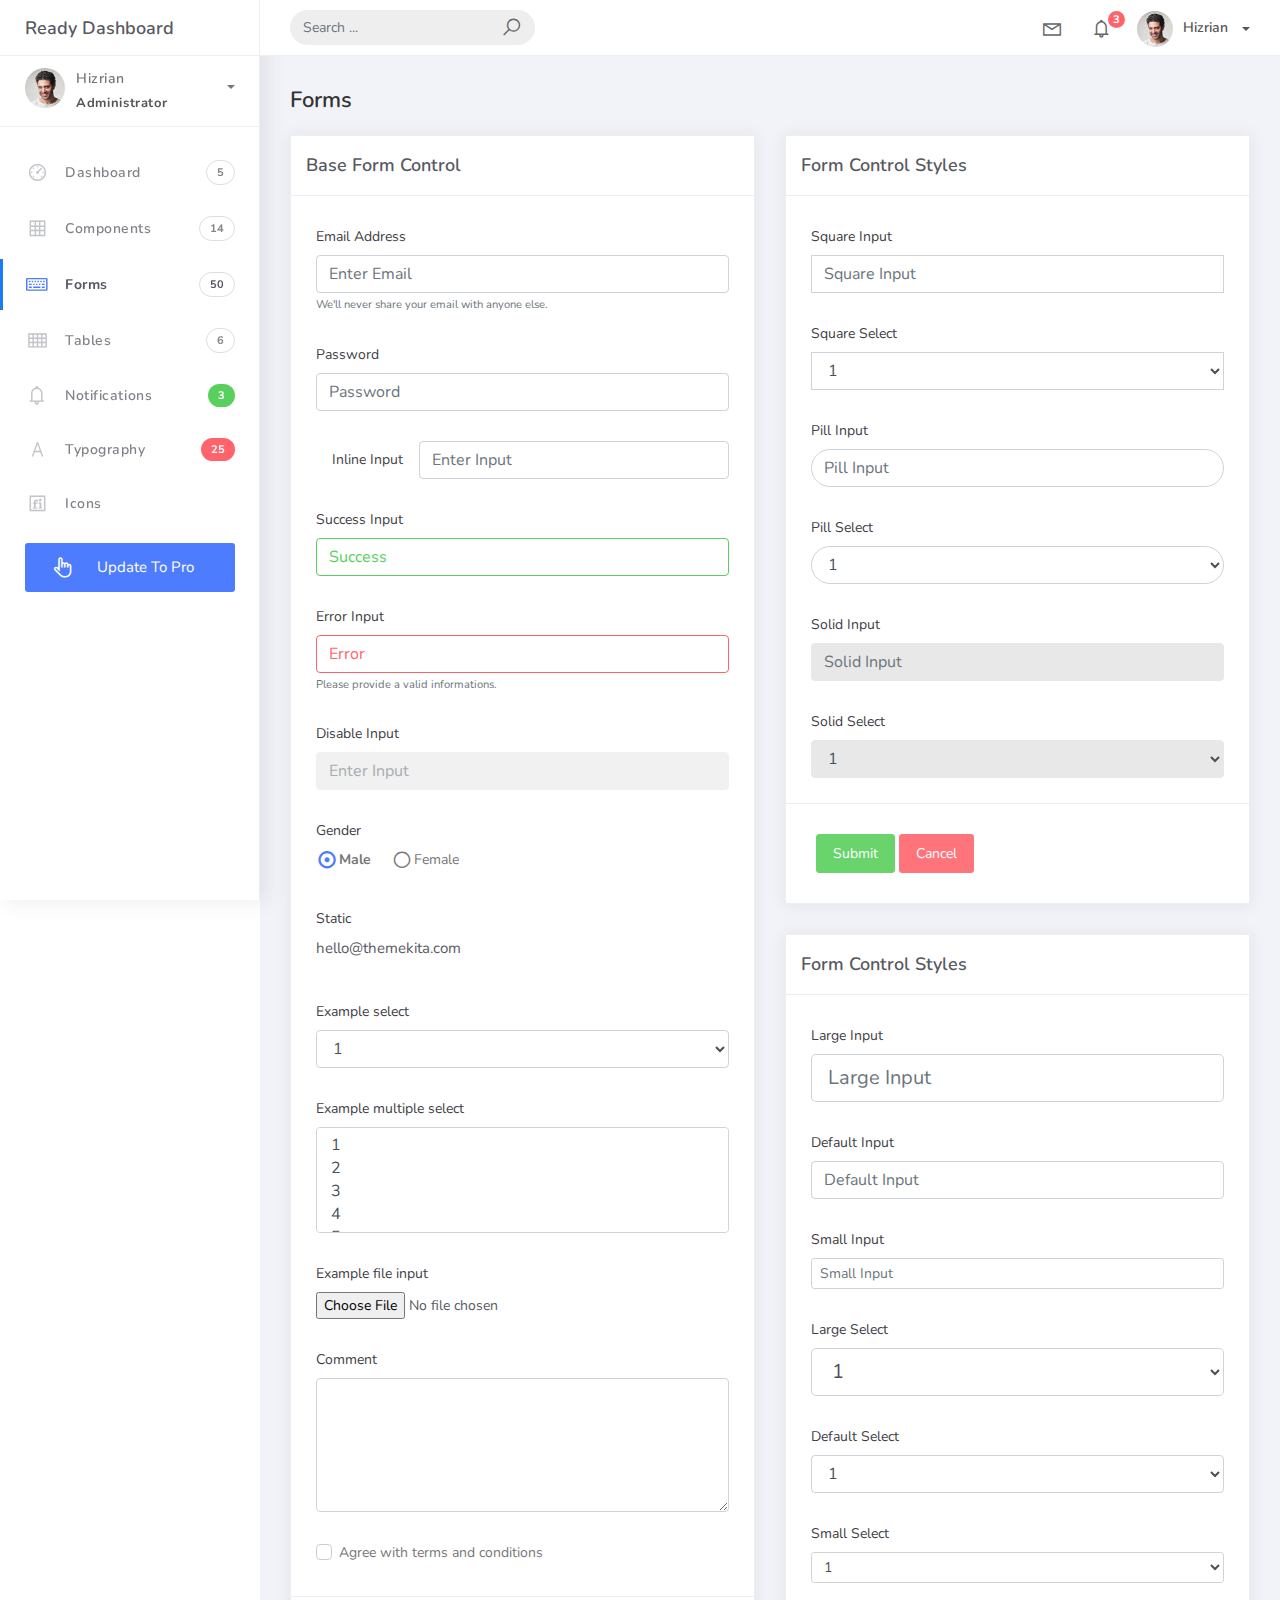
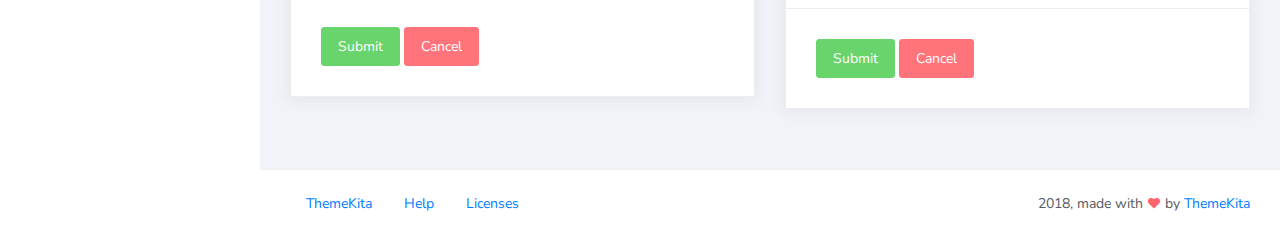
<file: SignalRQRReservationWebUI/wwwroot/Ready-Bootstrap-Dashboard-master/forms.html>
<!DOCTYPE html>
<html>
<head>
	<meta http-equiv="X-UA-Compatible" content="IE=edge,chrome=1" />
	<title>Forms - Ready Bootstrap Dashboard</title>
	<meta content='width=device-width, initial-scale=1.0, maximum-scale=1.0, user-scalable=0, shrink-to-fit=no' name='viewport' />
	<link rel="stylesheet" href="assets/css/bootstrap.min.css">
	<link rel="stylesheet" href="https://fonts.googleapis.com/css?family=Nunito:200,200i,300,300i,400,400i,600,600i,700,700i,800,800i,900,900i">
	<link rel="stylesheet" href="assets/css/ready.css">
	<link rel="stylesheet" href="assets/css/demo.css">
</head>
<body>
	<div class="wrapper">
		<div class="main-header">
			<div class="logo-header">
				<a href="index.html" class="logo">
					Ready Dashboard
				</a>
				<button class="navbar-toggler sidenav-toggler ml-auto" type="button" data-toggle="collapse" data-target="collapse" aria-controls="sidebar" aria-expanded="false" aria-label="Toggle navigation">
					<span class="navbar-toggler-icon"></span>
				</button>
				<button class="topbar-toggler more"><i class="la la-ellipsis-v"></i></button>
			</div>
			<nav class="navbar navbar-header navbar-expand-lg">
				<div class="container-fluid">
					
					<form class="navbar-left navbar-form nav-search mr-md-3" action="">
						<div class="input-group">
							<input type="text" placeholder="Search ..." class="form-control">
							<div class="input-group-append">
								<span class="input-group-text">
									<i class="la la-search search-icon"></i>
								</span>
							</div>
						</div>
					</form>
					<ul class="navbar-nav topbar-nav ml-md-auto align-items-center">
						<li class="nav-item dropdown hidden-caret">
							<a class="nav-link dropdown-toggle" href="#" id="navbarDropdown" role="button" data-toggle="dropdown" aria-haspopup="true" aria-expanded="false">
								<i class="la la-envelope"></i>
							</a>
							<div class="dropdown-menu" aria-labelledby="navbarDropdown">
								<a class="dropdown-item" href="#">Action</a>
								<a class="dropdown-item" href="#">Another action</a>
								<div class="dropdown-divider"></div>
								<a class="dropdown-item" href="#">Something else here</a>
							</div>
						</li>
						<li class="nav-item dropdown hidden-caret">
							<a class="nav-link dropdown-toggle" href="#" id="navbarDropdown" role="button" data-toggle="dropdown" aria-haspopup="true" aria-expanded="false">
								<i class="la la-bell"></i>
								<span class="notification">3</span>
							</a>
							<ul class="dropdown-menu notif-box" aria-labelledby="navbarDropdown">
								<li>
									<div class="dropdown-title">You have 4 new notification</div>
								</li>
								<li>
									<div class="notif-center">
										<a href="#">
											<div class="notif-icon notif-primary"> <i class="la la-user-plus"></i> </div>
											<div class="notif-content">
												<span class="block">
													New user registered
												</span>
												<span class="time">5 minutes ago</span> 
											</div>
										</a>
										<a href="#">
											<div class="notif-icon notif-success"> <i class="la la-comment"></i> </div>
											<div class="notif-content">
												<span class="block">
													Rahmad commented on Admin
												</span>
												<span class="time">12 minutes ago</span> 
											</div>
										</a>
										<a href="#">
											<div class="notif-img"> 
												<img src="assets/img/profile2.jpg" alt="Img Profile">
											</div>
											<div class="notif-content">
												<span class="block">
													Reza send messages to you
												</span>
												<span class="time">12 minutes ago</span> 
											</div>
										</a>
										<a href="#">
											<div class="notif-icon notif-danger"> <i class="la la-heart"></i> </div>
											<div class="notif-content">
												<span class="block">
													Farrah liked Admin
												</span>
												<span class="time">17 minutes ago</span> 
											</div>
										</a>
									</div>
								</li>
								<li>
									<a class="see-all" href="javascript:void(0);"> <strong>See all notifications</strong> <i class="la la-angle-right"></i> </a>
								</li>
							</ul>
						</li>
						<li class="nav-item dropdown">
							<a class="dropdown-toggle profile-pic" data-toggle="dropdown" href="#" aria-expanded="false"> <img src="assets/img/profile.jpg" alt="user-img" width="36" class="img-circle"><span >Hizrian</span></span> </a>
							<ul class="dropdown-menu dropdown-user">
								<li>
									<div class="user-box">
										<div class="u-img"><img src="assets/img/profile.jpg" alt="user"></div>
										<div class="u-text">
											<h4>Hizrian</h4>
											<p class="text-muted">hello@themekita.com</p><a href="profile.html" class="btn btn-rounded btn-danger btn-sm">View Profile</a></div>
										</div>
									</li>
									<div class="dropdown-divider"></div>
									<a class="dropdown-item" href="#"><i class="ti-user"></i> My Profile</a>
									<a class="dropdown-item" href="#"></i> My Balance</a>
									<a class="dropdown-item" href="#"><i class="ti-email"></i> Inbox</a>
									<div class="dropdown-divider"></div>
									<a class="dropdown-item" href="#"><i class="ti-settings"></i> Account Setting</a>
									<div class="dropdown-divider"></div>
									<a class="dropdown-item" href="#"><i class="fa fa-power-off"></i> Logout</a>
								</ul>
								<!-- /.dropdown-user -->
							</li>
						</ul>
					</div>
				</nav>
			</div>
			<div class="sidebar">
				<div class="scrollbar-inner sidebar-wrapper">
					<div class="user">
						<div class="photo">
							<img src="assets/img/profile.jpg">
						</div>
						<div class="info">
							<a class="" data-toggle="collapse" href="#collapseExample" aria-expanded="true">
								<span>
									Hizrian
									<span class="user-level">Administrator</span>
									<span class="caret"></span>
								</span>
							</a>
							<div class="clearfix"></div>

							<div class="collapse in" id="collapseExample" aria-expanded="true" style="">
								<ul class="nav">
									<li>
										<a href="#profile">
											<span class="link-collapse">My Profile</span>
										</a>
									</li>
									<li>
										<a href="#edit">
											<span class="link-collapse">Edit Profile</span>
										</a>
									</li>
									<li>
										<a href="#settings">
											<span class="link-collapse">Settings</span>
										</a>
									</li>
								</ul>
							</div>
						</div>
					</div>
					<ul class="nav">
						<li class="nav-item">
							<a href="index.html">
								<i class="la la-dashboard"></i>
								<p>Dashboard</p>
								<span class="badge badge-count">5</span>
							</a>
						</li>
						<li class="nav-item">
							<a href="components.html">
								<i class="la la-table"></i>
								<p>Components</p>
								<span class="badge badge-count">14</span>
							</a>
						</li>
						<li class="nav-item active">
							<a href="forms.html">
								<i class="la la-keyboard-o"></i>
								<p>Forms</p>
								<span class="badge badge-count">50</span>
							</a>
						</li>
						<li class="nav-item">
							<a href="tables.html">
								<i class="la la-th"></i>
								<p>Tables</p>
								<span class="badge badge-count">6</span>
							</a>
						</li>
						<li class="nav-item">
							<a href="notifications.html">
								<i class="la la-bell"></i>
								<p>Notifications</p>
								<span class="badge badge-success">3</span>
							</a>
						</li>
						<li class="nav-item">
							<a href="typography.html">
								<i class="la la-font"></i>
								<p>Typography</p>
								<span class="badge badge-danger">25</span>
							</a>
						</li>
						<li class="nav-item">
							<a href="icons.html">
								<i class="la la-fonticons"></i>
								<p>Icons</p>
							</a>
						</li>
						<li class="nav-item update-pro">
							<button  data-toggle="modal" data-target="#modalUpdate">
								<i class="la la-hand-pointer-o"></i>
								<p>Update To Pro</p>
							</button>
						</li>
					</ul>
				</div>
			</div>
			<div class="main-panel">
				<div class="content">
					<div class="container-fluid">
						<h4 class="page-title">Forms</h4>
						<div class="row">
							<div class="col-md-6">
								<div class="card">
									<div class="card-header">
										<div class="card-title">Base Form Control</div>
									</div>
									<div class="card-body">
										<div class="form-group">
											<label for="email">Email Address</label>
											<input type="email" class="form-control" id="email" placeholder="Enter Email">
											<small id="emailHelp" class="form-text text-muted">We'll never share your email with anyone else.</small>
										</div>
										<div class="form-group">
											<label for="password">Password</label>
											<input type="password" class="form-control" id="password" placeholder="Password">
										</div>
										<div class="form-group form-inline">
											<label for="inlineinput" class="col-md-3 col-form-label">Inline Input</label>
											<div class="col-md-9 p-0">
												<input type="text" class="form-control input-full" id="inlineinput" placeholder="Enter Input">
											</div>
										</div>
										<div class="form-group has-success">
											<label for="successInput">Success Input</label>
											<input type="text" id="successInput" value="Success" class="form-control">
										</div>
										<div class="form-group has-error has-feedback">
											<label for="errorInput">Error Input</label>
											<input type="text" id="errorInput" value="Error" class="form-control">
											<small id="emailHelp" class="form-text text-muted">Please provide a valid informations.</small>
										</div>
										<div class="form-group">
											<label for="disableinput">Disable Input</label>
											<input type="text" class="form-control" id="disableinput" placeholder="Enter Input" disabled>
										</div>
										<div class="form-check">
											<label>Gender</label><br/>
											<label class="form-radio-label">
												<input class="form-radio-input" type="radio" name="optionsRadios" value=""  checked="">
												<span class="form-radio-sign">Male</span>
											</label>
											<label class="form-radio-label ml-3">
												<input class="form-radio-input" type="radio" name="optionsRadios" value="">
												<span class="form-radio-sign">Female</span>
											</label>
										</div>
										<div class="form-group">
											<label class="control-label">
												Static
											</label> <!----> <p class="form-control-static">hello@themekita.com</p> <!---->  <!----></div>
											<div class="form-group">
												<label for="exampleFormControlSelect1">Example select</label>
												<select class="form-control" id="exampleFormControlSelect1">
													<option>1</option>
													<option>2</option>
													<option>3</option>
													<option>4</option>
													<option>5</option>
												</select>
											</div>
											<div class="form-group">
												<label for="exampleFormControlSelect2">Example multiple select</label>
												<select multiple class="form-control" id="exampleFormControlSelect2">
													<option>1</option>
													<option>2</option>
													<option>3</option>
													<option>4</option>
													<option>5</option>
												</select>
											</div>
											<div class="form-group">
												<label for="exampleFormControlFile1">Example file input</label>
												<input type="file" class="form-control-file" id="exampleFormControlFile1">
											</div>
											<div class="form-group">
												<label for="comment">Comment</label>
												<textarea class="form-control" id="comment" rows="5">

												</textarea>
											</div>
											<div class="form-check">
												<label class="form-check-label">
													<input class="form-check-input" type="checkbox" value="">
													<span class="form-check-sign">Agree with terms and conditions</span>
												</label>
											</div>
										</div>
										<div class="card-action">
											<button class="btn btn-success">Submit</button>
											<button class="btn btn-danger">Cancel</button>
										</div>
									</div>
								</div>
								<div class="col-md-6">
									<div class="card">
										<div class="card-header">
											<div class="card-title">Form Control Styles</div>
										</div>
										<div class="card-body">
											<div class="form-group">
												<label for="squareInput">Square Input</label>
												<input type="text" class="form-control input-square" id="squareInput" placeholder="Square Input">
											</div>
											<div class="form-group">
												<label for="squareSelect">Square Select</label>
												<select class="form-control input-square" id="squareSelect">
													<option>1</option>
													<option>2</option>
													<option>3</option>
													<option>4</option>
													<option>5</option>
												</select>
											</div>
											<div class="form-group">
												<label for="pillInput">Pill Input</label>
												<input type="text" class="form-control input-pill" id="pillInput" placeholder="Pill Input">
											</div>
											<div class="form-group">
												<label for="pillSelect">Pill Select</label>
												<select class="form-control input-pill" id="pillSelect">
													<option>1</option>
													<option>2</option>
													<option>3</option>
													<option>4</option>
													<option>5</option>
												</select>
											</div>
											<div class="form-group">
												<label for="solidInput">Solid Input</label>
												<input type="text" class="form-control input-solid" id="solidInput" placeholder="Solid Input">
											</div>
											<div class="form-group">
												<label for="solidSelect">Solid Select</label>
												<select class="form-control input-solid" id="solidSelect">
													<option>1</option>
													<option>2</option>
													<option>3</option>
													<option>4</option>
													<option>5</option>
												</select>
											</div>											
										</div>
										<div class="card-action">
											<button class="btn btn-success">Submit</button>
											<button class="btn btn-danger">Cancel</button>
										</div>
									</div>
									<div class="card">
										<div class="card-header">
											<div class="card-title">Form Control Styles</div>
										</div>
										<div class="card-body">
											<div class="form-group">
												<label for="largeInput">Large Input</label>
												<input type="text" class="form-control form-control-lg" id="largeInput" placeholder="Large Input">
											</div>
											<div class="form-group">
												<label for="largeInput">Default Input</label>
												<input type="text" class="form-control form-control" id="defaultInput" placeholder="Default Input">
											</div>
											<div class="form-group">
												<label for="smallInput">Small Input</label>
												<input type="text" class="form-control form-control-sm" id="smallInput" placeholder="Small Input">
											</div>
											<div class="form-group">
												<label for="largeSelect">Large Select</label>
												<select class="form-control form-control-lg" id="largeSelect">
													<option>1</option>
													<option>2</option>
													<option>3</option>
													<option>4</option>
													<option>5</option>
												</select>
											</div>
											<div class="form-group">
												<label for="defaultSelect">Default Select</label>
												<select class="form-control form-control" id="defaultSelect">
													<option>1</option>
													<option>2</option>
													<option>3</option>
													<option>4</option>
													<option>5</option>
												</select>
											</div>
											<div class="form-group">
												<label for="smallSelect">Small Select</label>
												<select class="form-control form-control-sm" id="smallSelect">
													<option>1</option>
													<option>2</option>
													<option>3</option>
													<option>4</option>
													<option>5</option>
												</select>
											</div>
										</div>
										<div class="card-action">
											<button class="btn btn-success">Submit</button>
											<button class="btn btn-danger">Cancel</button>
										</div>
									</div>
								</div>
							</div>
						</div>
					</div>
					<footer class="footer">
						<div class="container-fluid">
							<nav class="pull-left">
								<ul class="nav">
									<li class="nav-item">
										<a class="nav-link" href="http://www.themekita.com">
											ThemeKita
										</a>
									</li>
									<li class="nav-item">
										<a class="nav-link" href="#">
											Help
										</a>
									</li>
									<li class="nav-item">
										<a class="nav-link" href="#">
											Licenses
										</a>
									</li>
								</ul>
							</nav>
							<div class="copyright ml-auto">
								2018, made with <i class="la la-heart heart text-danger"></i> by <a href="http://www.themekita.com">ThemeKita</a>
							</div>				
						</div>
					</footer>
				</div>
			</div>
		</div>
	</div>
	<!-- Modal -->
	<div class="modal fade" id="modalUpdate" tabindex="-1" role="dialog" aria-labelledby="modalUpdatePro" aria-hidden="true">
		<div class="modal-dialog modal-dialog-centered" role="document">
			<div class="modal-content">
				<div class="modal-header bg-primary">
					<h6 class="modal-title"><i class="la la-frown-o"></i> Under Development</h6>
					<button type="button" class="close" data-dismiss="modal" aria-label="Close">
						<span aria-hidden="true">&times;</span>
					</button>
				</div>
				<div class="modal-body text-center">									
					<p>Currently the pro version of the <b>Ready Dashboard</b> Bootstrap is in progress development</p>
					<p>
					<b>We'll let you know when it's done</b></p>
				</div>
				<div class="modal-footer">
					<button type="button" class="btn btn-secondary" data-dismiss="modal">Close</button>
				</div>
			</div>
		</div>
	</div>
</body>
<script src="assets/js/core/jquery.3.2.1.min.js"></script>
<script src="assets/js/plugin/jquery-ui-1.12.1.custom/jquery-ui.min.js"></script>
<script src="assets/js/core/popper.min.js"></script>
<script src="assets/js/core/bootstrap.min.js"></script>
<script src="assets/js/plugin/chartist/chartist.min.js"></script>
<script src="assets/js/plugin/chartist/plugin/chartist-plugin-tooltip.min.js"></script>
<script src="assets/js/plugin/bootstrap-notify/bootstrap-notify.min.js"></script>
<script src="assets/js/plugin/bootstrap-toggle/bootstrap-toggle.min.js"></script>
<script src="assets/js/plugin/jquery-mapael/jquery.mapael.min.js"></script>
<script src="assets/js/plugin/jquery-mapael/maps/world_countries.min.js"></script>
<script src="assets/js/plugin/chart-circle/circles.min.js"></script>
<script src="assets/js/plugin/jquery-scrollbar/jquery.scrollbar.min.js"></script>
<script src="assets/js/ready.min.js"></script>
</html>
</file>
<file: SignalRQRReservationWebUI/wwwroot/Ready-Bootstrap-Dashboard-master/assets/css/demo.css>
.update-pro{
	margin: 15px 25px;}

.update-pro button {
		padding: 13px 25px;
	background: #4d7cfe;
	color: #fff;
	border-radius: 3px;
	justify-content: center;
	width: 100%;
	border: 0;
	cursor: pointer;
}

.update-pro button:hover {
	background: #4d7cfe !important;
	color: #fff;
	transform: translateY(-2px);
	transition: all .2s linear;
}

.update-pro:hover button:before{
	display: none;
}

.update-pro button p, .update-pro button i{
	color: #fff !important;
	margin-bottom: 0px;
}

.update-pro button i{
	margin-right: 5px !important;
	font-size: 23px;
	color: #C3C5CA;
	margin-right: 15px;
	width: 25px;
	text-align: center;
	vertical-align: middle;
	float: left;
}

.demo .btn, .demo .progress{
	margin-bottom: 15px !important;
}

.demo .form-check-label, .demo .form-radio-label{
	margin-right: 15px;
}

.demo #slider{
	margin-bottom: 15px;
}

.table-typo tbody > tr > td{
	border-color: #fafafa;
}

.table-typo tbody > tr > td:first-child{
	min-width: 200px;
	vertical-align: bottom;
}

.table-typo tbody > tr > td:first-child p{
	font-size: 14px;
	color: #333;
}

.demo-icon {
	display: flex;
	flex-direction: row;
	align-items: center;
	margin-bottom: 20px;
	padding: 10px;
	transition: all .2s;
}

.demo-icon:hover{
	background-color: #f4f5f8;
	border-radius: 3px;
}

.demo-icon .icon-preview{
	font-size: 1.8rem;
	margin-right: 10px;
	line-height: 1;
	color: #333439;
}

.demo-icon .icon-class{
	font-weight: 300;
	font-size: 13px;
	color: #777;
}

.from-show-notify .form-control{
	margin-bottom: 15px;
}

.from-show-notify label{
	padding-top: 0.65rem;
}
</file>
<file: SignalRQRReservationWebUI/wwwroot/Ready-Bootstrap-Dashboard-master/colorlib-regform-32/css/nunito-font.css>
@font-face {
    font-family: 'Nunito';
    src: url('../fonts/Nunito/Nunito-LightItalic.ttf') format('truetype');
    font-weight: 300;
    font-style: italic;
}

@font-face {
    font-family: 'Nunito';
    src: url('../fonts/Nunito/Nunito-BoldItalic.ttf') format('truetype');
    font-weight: bold;
    font-style: italic;
}

@font-face {
    font-family: 'Nunito';
    src: url('../fonts/Nunito/Nunito-ExtraLightItalic.ttf') format('truetype');
    font-weight: 200;
    font-style: italic;
}

@font-face {
    font-family: 'Nunito';
    src: url('../fonts/Nunito/Nunito-BlackItalic.ttf') format('truetype');
    font-weight: 900;
    font-style: italic;
}

@font-face {
    font-family: 'Nunito';
    src: url('../fonts/Nunito/Nunito-SemiBold.ttf') format('truetype');
    font-weight: 600;
    font-style: normal;
}

@font-face {
    font-family: 'Nunito';
    src: url('../fonts/Nunito/Nunito-Italic.ttf') format('truetype');
    font-weight: normal;
    font-style: italic;
}

@font-face {
    font-family: 'Nunito';
    src: url('../fonts/Nunito/Nunito-Black.ttf') format('truetype');
    font-weight: 900;
    font-style: normal;
}

@font-face {
    font-family: 'Nunito';
    src: url('../fonts/Nunito/Nunito-SemiBoldItalic.ttf') format('truetype');
    font-weight: 600;
    font-style: italic;
}

@font-face {
    font-family: 'Nunito';
    src: url('../fonts/Nunito/Nunito-Light.ttf') format('truetype');
    font-weight: 300;
    font-style: normal;
}

@font-face {
    font-family: 'Nunito';
    src: url('../fonts/Nunito/Nunito-ExtraLight.ttf') format('truetype');
    font-weight: 200;
    font-style: normal;
}

@font-face {
    font-family: 'Nunito';
    src: url('../fonts/Nunito/Nunito-Bold.ttf') format('truetype');
    font-weight: bold;
    font-style: normal;
}

@font-face {
    font-family: 'Nunito';
    src: url('../fonts/Nunito/Nunito-ExtraBoldItalic.ttf') format('truetype');
    font-weight: 800;
    font-style: italic;
}

@font-face {
    font-family: 'Nunito';
    src: url('../fonts/Nunito/Nunito-ExtraBold.ttf') format('truetype');
    font-weight: 800;
    font-style: normal;
}

@font-face {
    font-family: 'Nunito';
    src: url('../fonts/Nunito/Nunito-Regular.ttf') format('truetype');
    font-weight: normal;
    font-style: normal;
}
</file>
<file: SignalRQRReservationWebUI/wwwroot/Ready-Bootstrap-Dashboard-master/colorlib-regform-32/css/style.css>
body {
	margin:  0;
}
.page-content {
	width: 100%;
	margin:  0 auto;
	background-image: -moz-linear-gradient( 136deg, rgb(0,0,70) 0%, rgb(28,181,224) 100%);
    background-image: -webkit-linear-gradient( 136deg, rgb(0,0,70) 0%, rgb(28,181,224) 100%);
    background-image: -ms-linear-gradient( 136deg, rgb(0,0,70) 0%, rgb(28,181,224) 100%);
	display: flex;
	display: -webkit-flex;
	justify-content: center;
	-o-justify-content: center;
	-ms-justify-content: center;
	-moz-justify-content: center;
	-webkit-justify-content: center;
	align-items: center;
	-o-align-items: center;
	-ms-align-items: center;
	-moz-align-items: center;
	-webkit-align-items: center;
}
.form-v6-content  {
	background: #fff;
	width: 968px;
	border-radius: 8px;
	-o-border-radius: 8px;
	-ms-border-radius: 8px;
	-moz-border-radius: 8px;
	-webkit-border-radius: 8px;
	margin: 180px 0;
	font-family: 'Nunito', sans-serif;
	color: #fff;
	font-weight: 700;
	position: relative;
	display: flex;
	display: -webkit-flex;
}
.form-v6-content .form-left {
	margin-bottom: -6px;
}
.form-v6-content .form-left img {
	border-top-left-radius: 8px;
	border-bottom-left-radius: 8px;
}
.form-v6-content .form-detail {
    padding: 30px 40px;
	position: relative;
	width: 100%;
}
.form-v6-content .form-detail h2 {
	color: #333;
	font-size: 35px;
	text-align: center;
	position: relative;
	padding: 6px 0 0;
	margin-bottom: 47px;
}
.form-v6-content .form-row {
    width: 100%;
}
.form-v6-content .form-detail .form-row-last {
	text-align: center;
}
.form-v6-content .form-detail .input-text {
	margin-bottom: 35px;
}
.form-v6-content .form-detail input {
	width: 92%;
    padding: 0px 15px 10px 15px;
    border: 2px solid transparent;
    border-bottom: 2px solid #e5e5e5;
    appearance: unset;
    -moz-appearance: unset;
    -webkit-appearance: unset;
    -o-appearance: unset;
    -ms-appearance: unset;
    outline: none;
    -moz-outline: none;
    -webkit-outline: none;
    -o-outline: none;
    -ms-outline: none;
    font-family: 'Nunito', sans-serif;
    font-size: 16px;
    font-weight: 700;
    color: #333;
}
.form-v6-content .form-detail .form-row input:focus {
	border-bottom: 2px solid #fe892a;
}
.form-v6-content .form-detail .register {
	background: #fe892a;
	border-radius: 6px;
	-o-border-radius: 6px;
	-ms-border-radius: 6px;
	-moz-border-radius: 6px;
	-webkit-border-radius: 6px;
	width: 160px;
	box-shadow: 0px 3px 10px 0px rgba(0, 0, 0, 0.15);
	-o-box-shadow: 0px 3px 10px 0px rgba(0, 0, 0, 0.15);
	-ms-box-shadow: 0px 3px 10px 0px rgba(0, 0, 0, 0.15);
	-moz-box-shadow: 0px 3px 10px 0px rgba(0, 0, 0, 0.15);
	-webkit-box-shadow: 0px 3px 10px 0px rgba(0, 0, 0, 0.15);
	border: none;
	margin: 11px 0 50px 0px;
	cursor: pointer;
	font-family: 'Nunito', sans-serif;
	color: #fff;
	font-weight: 700;
	font-size: 18px;
}
.form-v6-content .form-detail .register:hover {
	background: #e37b27;
}
.form-v6-content .form-detail .form-row-last input {
	padding: 13px;
}
input::-webkit-input-placeholder { /* Chrome/Opera/Safari */
  color: #666;
  font-size: 16px;
}
input::-moz-placeholder { /* Firefox 19+ */
  color: #666;
  font-size: 16px;
}
input:-ms-input-placeholder { /* IE 10+ */
  color: #666;
  font-size: 16px;
}
input:-moz-placeholder { /* Firefox 18- */
  color: #666;
  font-size: 16px;
}

/* Responsive */
@media screen and (max-width: 991px) {
	.form-v6-content {
		margin: 180px 20px;
		flex-direction:  column;
		-o-flex-direction:  column;
		-ms-flex-direction:  column;
		-moz-flex-direction:  column;
		-webkit-flex-direction:  column;
	}
	.form-v6-content .form-left {
		width: 100%;
	}
	.form-v6-content .form-left img {
		width: 100%;
		border-bottom-left-radius: 0px;
	    border-top-right-radius: 8px;
	}
	.form-v6-content .form-detail {
		padding: 30px 20px 30px 20px;
	    width: auto;
	}
	.form-v6-content .form-detail .form-row input {
		width: 96%;
	}
	.form-v6-content .form-detail .register {
		margin-bottom: 80px;
	}
}
@media screen and (max-width: 767px) {
	.form-v6-content .form-detail .form-row input {
		width: 94%;
	}
}

@media screen and (max-width: 575px) {
	.form-v6-content .form-detail .form-row input {
	    width: 89%;
	}
}
</file>
<file: SignalRQRReservationWebUI/wwwroot/Kelly/assets/css/style.css>
/**
* Template Name: Kelly
* Updated: Jan 09 2024 with Bootstrap v5.3.2
* Template URL: https://bootstrapmade.com/kelly-free-bootstrap-cv-resume-html-template/
* Author: BootstrapMade.com
* License: https://bootstrapmade.com/license/
*/

/*--------------------------------------------------------------
# General
--------------------------------------------------------------*/
body {
  font-family: "Open Sans", sans-serif;
  color: #444444;
}

a {
  color: #34b7a7;
  text-decoration: none;
}

a:hover {
  color: #51cdbe;
  text-decoration: none;
}

h1,
h2,
h3,
h4,
h5,
h6 {
  font-family: "Raleway", sans-serif;
}

#main {
  margin-top: 50px;
}

@media (max-width: 992px) {
  #main {
    margin-top: 30px;
  }
}

/*--------------------------------------------------------------
# Preloader
--------------------------------------------------------------*/
#preloader {
  position: fixed;
  top: 0;
  left: 0;
  right: 0;
  bottom: 0;
  z-index: 9999;
  overflow: hidden;
  background: #fff;
}

#preloader:before {
  content: "";
  position: fixed;
  top: calc(50% - 30px);
  left: calc(50% - 30px);
  border: 6px solid #34b7a7;
  border-top-color: #dcf5f2;
  border-radius: 50%;
  width: 60px;
  height: 60px;
  animation: animate-preloader 1s linear infinite;
}

@keyframes animate-preloader {
  0% {
    transform: rotate(0deg);
  }

  100% {
    transform: rotate(360deg);
  }
}

/*--------------------------------------------------------------
# Back to top button
--------------------------------------------------------------*/
.back-to-top {
  position: fixed;
  visibility: hidden;
  opacity: 0;
  right: 15px;
  bottom: 15px;
  z-index: 996;
  background: #34b7a7;
  width: 40px;
  height: 40px;
  border-radius: 50px;
  transition: all 0.4s;
}

.back-to-top i {
  font-size: 24px;
  color: #fff;
  line-height: 0;
}

.back-to-top:hover {
  background: #49cbbb;
  color: #fff;
}

.back-to-top.active {
  visibility: visible;
  opacity: 1;
}

/*--------------------------------------------------------------
# Header
--------------------------------------------------------------*/
#header {
  background: #e9e8e6;
  box-shadow: 0px 0px 25px 0 rgba(0, 0, 0, 0.08);
  z-index: 997;
  padding: 15px 0;
}

#header .logo {
  font-size: 32px;
  margin: 0;
  padding: 0;
  line-height: 1;
  font-weight: 400;
  letter-spacing: 2px;
  text-transform: uppercase;
}

#header .logo a {
  color: #222222;
}

#header .logo img {
  max-height: 40px;
}

@media (max-width: 992px) {
  #header .logo {
    font-size: 28px;
  }
}

/*--------------------------------------------------------------
# Header Social Links
--------------------------------------------------------------*/
.header-social-links {
  padding-right: 15px;
}

.header-social-links a {
  color: #6f6f6f;
  padding-left: 6px;
  display: inline-block;
  line-height: 0px;
  transition: 0.3s;
  font-size: 16px;
}

.header-social-links a:hover {
  color: #34b7a7;
}

/*--------------------------------------------------------------
# Navigation Menu
--------------------------------------------------------------*/
/**
* Desktop Navigation 
*/
.navbar {
  padding: 0;
}

.navbar ul {
  margin: 0;
  padding: 0;
  display: flex;
  list-style: none;
  align-items: center;
}

.navbar li {
  position: relative;
  padding: 10px 0 10px 28px;
}

.navbar a,
.navbar a:focus {
  display: flex;
  align-items: center;
  justify-content: space-between;
  font-family: "Raleway", sans-serif;
  font-size: 15px;
  font-weight: 600;
  color: #888888;
  white-space: nowrap;
  transition: 0.3s;
  position: relative;
}

.navbar a i,
.navbar a:focus i {
  font-size: 12px;
  line-height: 0;
  margin-left: 5px;
}

.navbar>ul>li>a:before {
  content: "";
  position: absolute;
  width: 0;
  height: 2px;
  bottom: -5px;
  left: 0;
  background-color: #34b7a7;
  visibility: hidden;
  width: 0px;
  transition: all 0.3s ease-in-out 0s;
}

.navbar a:hover:before,
.navbar li:hover>a:before,
.navbar .active:before {
  visibility: visible;
  width: 25px;
}

.navbar a:hover,
.navbar .active,
.navbar .active:focus,
.navbar li:hover>a {
  color: #222222;
}

.navbar .dropdown ul {
  display: block;
  position: absolute;
  left: 14px;
  top: calc(100% + 30px);
  margin: 0;
  padding: 10px 0;
  z-index: 99;
  opacity: 0;
  visibility: hidden;
  background: #fff;
  box-shadow: 0px 0px 30px rgba(127, 137, 161, 0.25);
  transition: 0.3s;
  border-radius: 4px;
}

.navbar .dropdown ul li {
  min-width: 200px;
  padding: 0;
}

.navbar .dropdown ul a {
  padding: 10px 20px;
  font-size: 15px;
  text-transform: none;
  font-weight: 600;
}

.navbar .dropdown ul a i {
  font-size: 12px;
}

.navbar .dropdown ul a:hover,
.navbar .dropdown ul .active:hover,
.navbar .dropdown ul li:hover>a {
  color: #34b7a7;
}

.navbar .dropdown:hover>ul {
  opacity: 1;
  top: 100%;
  visibility: visible;
}

.navbar .dropdown .dropdown ul {
  top: 0;
  left: calc(100% - 30px);
  visibility: hidden;
}

.navbar .dropdown .dropdown:hover>ul {
  opacity: 1;
  top: 0;
  left: 100%;
  visibility: visible;
}

@media (max-width: 1366px) {
  .navbar .dropdown .dropdown ul {
    left: -90%;
  }

  .navbar .dropdown .dropdown:hover>ul {
    left: -100%;
  }
}

/**
* Mobile Navigation 
*/
.mobile-nav-toggle {
  color: #222222;
  font-size: 28px;
  cursor: pointer;
  display: none;
  line-height: 0;
  transition: 0.5s;
}

.mobile-nav-toggle.bi-x {
  color: #fff;
}

@media (max-width: 991px) {
  .mobile-nav-toggle {
    display: block;
  }

  .navbar ul {
    display: none;
  }
}

.navbar-mobile {
  position: fixed;
  overflow: hidden;
  top: 0;
  right: 0;
  left: 0;
  bottom: 0;
  background: rgba(9, 9, 9, 0.9);
  transition: 0.3s;
  z-index: 999;
}

.navbar-mobile .mobile-nav-toggle {
  position: absolute;
  top: 15px;
  right: 15px;
}

.navbar-mobile ul {
  display: block;
  position: absolute;
  top: 55px;
  right: 15px;
  bottom: 15px;
  left: 15px;
  padding: 10px 0;
  border-radius: 10px;
  background-color: #fff;
  overflow-y: auto;
  transition: 0.3s;
}

.navbar-mobile a,
.navbar-mobile a:focus {
  font-size: 15px;
  padding-right: 15px;
  color: #222222;
}

.navbar-mobile a:hover,
.navbar-mobile .active,
.navbar-mobile li:hover>a {
  color: #34b7a7;
}

.navbar-mobile .getstarted,
.navbar-mobile .getstarted:focus {
  margin: 15px;
}

.navbar-mobile .dropdown ul {
  position: static;
  display: none;
  margin: 10px 20px;
  padding: 10px 0;
  z-index: 99;
  opacity: 1;
  visibility: visible;
  background: #fff;
  box-shadow: 0px 0px 30px rgba(127, 137, 161, 0.25);
}

.navbar-mobile .dropdown ul li {
  min-width: 200px;
}

.navbar-mobile .dropdown ul a {
  padding: 10px 20px;
}

.navbar-mobile .dropdown ul a i {
  font-size: 12px;
}

.navbar-mobile .dropdown ul a:hover,
.navbar-mobile .dropdown ul .active:hover,
.navbar-mobile .dropdown ul li:hover>a {
  color: #34b7a7;
}

.navbar-mobile .dropdown>.dropdown-active {
  display: block;
}

/*--------------------------------------------------------------
# Hero Section
--------------------------------------------------------------*/
#hero {
  width: 100%;
  height: 100vh;
  background: url("../img/hero-bg.jpg") top right;
  background-size: cover;
}

#hero .container {
  padding-top: 70px;
  position: relative;
}

@media (max-width: 992px) {
  #hero .container {
    padding-top: 58px;
  }
}

#hero h1 {
  margin: 0;
  font-size: 48px;
  font-weight: 700;
  line-height: 56px;
  color: #222222;
}

#hero h2 {
  color: #6f6f6f;
  margin: 10px 0 0 0;
  font-size: 22px;
}

#hero .btn-about {
  font-family: "Raleway", sans-serif;
  text-transform: uppercase;
  font-weight: 600;
  font-size: 12px;
  letter-spacing: 1px;
  display: inline-block;
  padding: 12px 40px;
  border-radius: 50px;
  transition: 0.5s;
  margin-top: 30px;
  color: #fff;
  background: #34b7a7;
}

#hero .btn-about:hover {
  background: #3dc8b7;
}

@media (min-width: 1024px) {
  #hero {
    background-attachment: fixed;
  }
}

@media (max-width: 992px) {
  #hero:before {
    content: "";
    background: rgba(255, 255, 255, 0.8);
    position: absolute;
    bottom: 0;
    top: 0;
    left: 0;
    right: 0;
  }

  #hero h1 {
    font-size: 28px;
    line-height: 36px;
  }

  #hero h2 {
    font-size: 18px;
    line-height: 24px;
  }
}

/*--------------------------------------------------------------
# Sections General
--------------------------------------------------------------*/
section {
  padding: 60px 0;
}

.section-bg {
  background-color: #e7f8f6;
}

.section-title {
  text-align: center;
  padding-bottom: 30px;
}

.section-title h2 {
  font-size: 32px;
  font-weight: bold;
  text-transform: uppercase;
  margin-bottom: 20px;
  padding-bottom: 20px;
  position: relative;
}

.section-title h2::after {
  content: "";
  position: absolute;
  display: block;
  width: 50px;
  height: 3px;
  background: #34b7a7;
  bottom: 0;
  left: calc(50% - 25px);
}

.section-title p {
  margin-bottom: 0;
}

/*--------------------------------------------------------------
# Cta
--------------------------------------------------------------*/
.cta {
  background: linear-gradient(rgba(0, 0, 0, 0.6), rgba(0, 0, 0, 0.6)), url("../img/bg-1.jpg") fixed center center;
  background-size: cover;
  padding: 80px 0;
}

.cta h3 {
  color: #fff;
  font-size: 28px;
  font-weight: 700;
}

.cta p {
  color: #fff;
}

.cta .cta-btn {
  font-family: "Raleway", sans-serif;
  text-transform: uppercase;
  font-weight: 500;
  font-size: 16px;
  letter-spacing: 1px;
  display: inline-block;
  padding: 8px 20px;
  border-radius: 2px;
  transition: 0.5s;
  margin: 10px;
  border: 2px solid #fff;
  color: #fff;
}

.cta .cta-btn:hover {
  background: #34b7a7;
  border: 2px solid #34b7a7;
}

@media (max-width: 1024px) {
  .cta {
    background-attachment: scroll;
  }
}

@media (min-width: 769px) {
  .cta .cta-btn-container {
    display: flex;
    align-items: center;
    justify-content: flex-end;
  }
}

/*--------------------------------------------------------------
# About
--------------------------------------------------------------*/
.about .content h3 {
  font-weight: 700;
  font-size: 26px;
  color: #555555;
}

.about .content ul {
  list-style: none;
  padding: 0;
}

.about .content ul li {
  padding-bottom: 10px;
}

.about .content ul i {
  font-size: 20px;
  padding-right: 2px;
  color: #34b7a7;
}

.about .content p:last-child {
  margin-bottom: 0;
}

/*--------------------------------------------------------------
# Skills
--------------------------------------------------------------*/
.skills .progress {
  height: 60px;
  display: block;
  background: none;
  border-radius: 0;
}

.skills .progress .skill {
  padding: 10px 0;
  margin: 0 0 6px 0;
  text-transform: uppercase;
  display: block;
  font-weight: 600;
  font-family: "Poppins", sans-serif;
  color: #222222;
}

.skills .progress .skill .val {
  float: right;
  font-style: normal;
}

.skills .progress-bar-wrap {
  background: #f3f3f3;
}

.skills .progress-bar {
  width: 1px;
  height: 10px;
  transition: 0.9s;
  background-color: #34b7a7;
}

/*--------------------------------------------------------------
# Facts
--------------------------------------------------------------*/
.facts .counters span {
  font-size: 48px;
  display: block;
  color: #34b7a7;
}

.facts .counters p {
  padding: 0;
  margin: 0 0 20px 0;
  font-family: "Raleway", sans-serif;
  font-size: 14px;
}

/*--------------------------------------------------------------
# Testimonials
--------------------------------------------------------------*/
.testimonials .section-header {
  margin-bottom: 40px;
}

.testimonials .testimonials-carousel,
.testimonials .testimonials-slider {
  overflow: hidden;
}

.testimonials .testimonial-item {
  text-align: center;
}

.testimonials .testimonial-item .testimonial-img {
  width: 120px;
  border-radius: 50%;
  border: 4px solid #fff;
  margin: 0 auto;
}

.testimonials .testimonial-item h3 {
  font-size: 20px;
  font-weight: bold;
  margin: 10px 0 5px 0;
  color: #111;
}

.testimonials .testimonial-item h4 {
  font-size: 14px;
  color: #999;
  margin: 0 0 15px 0;
}

.testimonials .testimonial-item .quote-icon-left,
.testimonials .testimonial-item .quote-icon-right {
  color: #c8efea;
  font-size: 26px;
}

.testimonials .testimonial-item .quote-icon-left {
  display: inline-block;
  left: -5px;
  position: relative;
}

.testimonials .testimonial-item .quote-icon-right {
  display: inline-block;
  right: -5px;
  position: relative;
  top: 10px;
}

.testimonials .testimonial-item p {
  font-style: italic;
  margin: 0 auto 15px auto;
}

@media (min-width: 992px) {
  .testimonials .testimonial-item p {
    width: 80%;
  }
}

.testimonials .swiper-pagination {
  margin-top: 20px;
  position: relative;
}

.testimonials .swiper-pagination .swiper-pagination-bullet {
  width: 12px;
  height: 12px;
  background-color: #fff;
  opacity: 1;
  border: 1px solid #34b7a7;
}

.testimonials .swiper-pagination .swiper-pagination-bullet-active {
  background-color: #34b7a7;
}

/*--------------------------------------------------------------
# Resume
--------------------------------------------------------------*/
.resume .resume-title {
  font-size: 26px;
  font-weight: 400;
  margin-top: 20px;
  margin-bottom: 20px;
  color: #222222;
}

.resume .resume-item {
  padding: 0 0 20px 20px;
  margin-top: -2px;
  border-left: 2px solid #34b7a7;
  position: relative;
}

.resume .resume-item h4 {
  line-height: 18px;
  font-size: 18px;
  font-weight: 600;
  font-family: "Poppins", sans-serif;
  color: #1d685f;
  margin-bottom: 10px;
}

.resume .resume-item h5 {
  font-size: 16px;
  background: #effbf9;
  padding: 5px 15px;
  display: inline-block;
  font-weight: 600;
  margin-bottom: 10px;
  color: #34b7a7;
}

.resume .resume-item ul {
  padding-left: 20px;
}

.resume .resume-item ul li {
  padding-bottom: 10px;
}

.resume .resume-item:last-child {
  padding-bottom: 0;
}

.resume .resume-item::before {
  content: "";
  position: absolute;
  width: 16px;
  height: 16px;
  border-radius: 50px;
  left: -9px;
  top: 0;
  background: #fff;
  border: 2px solid #34b7a7;
}

/*--------------------------------------------------------------
# Services
--------------------------------------------------------------*/
.services .icon-box {
  text-align: center;
  padding: 70px 20px 80px 20px;
  transition: all ease-in-out 0.3s;
  background: #fff;
  box-shadow: 0px 0 35px 0 rgba(0, 0, 0, 0.08);
}

.services .icon-box .icon {
  margin: 0 auto;
  width: 100px;
  height: 100px;
  display: flex;
  align-items: center;
  justify-content: center;
  transition: ease-in-out 0.3s;
  position: relative;
}

.services .icon-box .icon i {
  font-size: 36px;
  transition: 0.5s;
  position: relative;
}

.services .icon-box .icon svg {
  position: absolute;
  top: 0;
  left: 0;
}

.services .icon-box .icon svg path {
  transition: 0.5s;
  fill: #f5f5f5;
}

.services .icon-box h4 {
  font-weight: 600;
  margin: 10px 0 15px 0;
  font-size: 22px;
}

.services .icon-box h4 a {
  color: #222222;
  transition: ease-in-out 0.3s;
}

.services .icon-box p {
  line-height: 24px;
  font-size: 14px;
  margin-bottom: 0;
}

.services .iconbox-blue i {
  color: #47aeff;
}

.services .iconbox-blue:hover .icon i {
  color: #fff;
}

.services .iconbox-blue:hover .icon path {
  fill: #47aeff;
}

.services .iconbox-orange i {
  color: #ffa76e;
}

.services .iconbox-orange:hover .icon i {
  color: #fff;
}

.services .iconbox-orange:hover .icon path {
  fill: #ffa76e;
}

.services .iconbox-pink i {
  color: #e80368;
}

.services .iconbox-pink:hover .icon i {
  color: #fff;
}

.services .iconbox-pink:hover .icon path {
  fill: #e80368;
}

.services .iconbox-yellow i {
  color: #ffbb2c;
}

.services .iconbox-yellow:hover .icon i {
  color: #fff;
}

.services .iconbox-yellow:hover .icon path {
  fill: #ffbb2c;
}

.services .iconbox-red i {
  color: #ff5828;
}

.services .iconbox-red:hover .icon i {
  color: #fff;
}

.services .iconbox-red:hover .icon path {
  fill: #ff5828;
}

.services .iconbox-teal i {
  color: #11dbcf;
}

.services .iconbox-teal:hover .icon i {
  color: #fff;
}

.services .iconbox-teal:hover .icon path {
  fill: #11dbcf;
}

/*--------------------------------------------------------------
# Portfolio
--------------------------------------------------------------*/
.portfolio .portfolio-item {
  margin-bottom: 30px;
}

.portfolio #portfolio-flters {
  padding: 0;
  margin: 0 auto 20px auto;
  list-style: none;
  text-align: center;
}

.portfolio #portfolio-flters li {
  cursor: pointer;
  display: inline-block;
  padding: 8px 16px 10px 16px;
  font-size: 13px;
  font-weight: 500;
  line-height: 1;
  text-transform: uppercase;
  color: #444444;
  margin-bottom: 5px;
  transition: all 0.3s ease-in-out;
  border-radius: 50px;
}

.portfolio #portfolio-flters li:hover,
.portfolio #portfolio-flters li.filter-active {
  color: #fff;
  background: #34b7a7;
}

.portfolio #portfolio-flters li:last-child {
  margin-right: 0;
}

.portfolio .portfolio-wrap {
  transition: 0.3s;
  position: relative;
  overflow: hidden;
  z-index: 1;
  background: rgba(34, 34, 34, 0.6);
}

.portfolio .portfolio-wrap::before {
  content: "";
  background: rgba(34, 34, 34, 0.6);
  position: absolute;
  left: 0;
  right: 0;
  top: 0;
  bottom: 0;
  transition: all ease-in-out 0.3s;
  z-index: 2;
  opacity: 0;
}

.portfolio .portfolio-wrap img {
  transition: all ease-in-out 0.3s;
}

.portfolio .portfolio-wrap .portfolio-info {
  opacity: 0;
  position: absolute;
  top: 0;
  left: 0;
  right: 0;
  bottom: 0;
  z-index: 3;
  transition: all ease-in-out 0.3s;
  display: flex;
  flex-direction: column;
  justify-content: flex-end;
  align-items: flex-start;
  padding: 20px;
}

.portfolio .portfolio-wrap .portfolio-info h4 {
  font-size: 20px;
  color: #fff;
  font-weight: 600;
}

.portfolio .portfolio-wrap .portfolio-info p {
  color: rgba(255, 255, 255, 0.7);
  font-size: 14px;
  text-transform: uppercase;
  padding: 0;
  margin: 0;
  font-style: italic;
}

.portfolio .portfolio-wrap .portfolio-links {
  text-align: center;
  z-index: 4;
}

.portfolio .portfolio-wrap .portfolio-links a {
  color: #fff;
  margin: 0 5px 0 0;
  font-size: 28px;
  display: inline-block;
  transition: 0.3s;
}

.portfolio .portfolio-wrap .portfolio-links a:hover {
  color: #78d9cd;
}

.portfolio .portfolio-wrap:hover::before {
  opacity: 1;
}

.portfolio .portfolio-wrap:hover img {
  transform: scale(1.2);
}

.portfolio .portfolio-wrap:hover .portfolio-info {
  opacity: 1;
}

/*--------------------------------------------------------------
# Portfolio Details
--------------------------------------------------------------*/
.portfolio-details {
  padding-top: 0;
}

.portfolio-details .portfolio-details-slider img {
  width: 100%;
}

.portfolio-details .portfolio-details-slider .swiper-pagination {
  margin-top: 20px;
  position: relative;
}

.portfolio-details .portfolio-details-slider .swiper-pagination .swiper-pagination-bullet {
  width: 12px;
  height: 12px;
  background-color: #fff;
  opacity: 1;
  border: 1px solid #34b7a7;
}

.portfolio-details .portfolio-details-slider .swiper-pagination .swiper-pagination-bullet-active {
  background-color: #34b7a7;
}

.portfolio-details .portfolio-info {
  padding: 30px;
  box-shadow: 0px 0 30px rgba(34, 34, 34, 0.08);
}

.portfolio-details .portfolio-info h3 {
  font-size: 22px;
  font-weight: 700;
  margin-bottom: 20px;
  padding-bottom: 20px;
  border-bottom: 1px solid #eee;
}

.portfolio-details .portfolio-info ul {
  list-style: none;
  padding: 0;
  font-size: 15px;
}

.portfolio-details .portfolio-info ul li+li {
  margin-top: 10px;
}

.portfolio-details .portfolio-description {
  padding-top: 30px;
}

.portfolio-details .portfolio-description h2 {
  font-size: 26px;
  font-weight: 700;
  margin-bottom: 20px;
}

.portfolio-details .portfolio-description p {
  padding: 0;
}

/*--------------------------------------------------------------
# Contact
--------------------------------------------------------------*/
.contact .info {
  width: 100%;
  background: #fff;
}

.contact .info i {
  font-size: 20px;
  color: #34b7a7;
  float: left;
  width: 44px;
  height: 44px;
  background: #effbf9;
  display: flex;
  justify-content: center;
  align-items: center;
  border-radius: 50px;
  transition: all 0.3s ease-in-out;
}

.contact .info h4 {
  padding: 0 0 0 60px;
  font-size: 22px;
  font-weight: 600;
  margin-bottom: 5px;
  color: #222222;
}

.contact .info p {
  padding: 0 0 0 60px;
  margin-bottom: 0;
  font-size: 14px;
  color: #555555;
}

.contact .info .email,
.contact .info .phone {
  margin-top: 40px;
}

.contact .info .email:hover i,
.contact .info .address:hover i,
.contact .info .phone:hover i {
  background: #34b7a7;
  color: #fff;
}

.contact .php-email-form {
  width: 100%;
  background: #fff;
}

.contact .php-email-form .form-group {
  padding-bottom: 8px;
}

.contact .php-email-form .error-message {
  display: none;
  color: #fff;
  background: #ed3c0d;
  text-align: center;
  padding: 15px;
  font-weight: 600;
}

.contact .php-email-form .sent-message {
  display: none;
  color: #fff;
  background: #18d26e;
  text-align: center;
  padding: 15px;
  font-weight: 600;
}

.contact .php-email-form .loading {
  display: none;
  background: #fff;
  text-align: center;
  padding: 15px;
}

.contact .php-email-form .loading:before {
  content: "";
  display: inline-block;
  border-radius: 50%;
  width: 24px;
  height: 24px;
  margin: 0 10px -6px 0;
  border: 3px solid #18d26e;
  border-top-color: #eee;
  animation: animate-loading 1s linear infinite;
}

.contact .php-email-form input,
.contact .php-email-form textarea {
  border-radius: 4px;
  box-shadow: none;
  font-size: 14px;
}

.contact .php-email-form input:focus,
.contact .php-email-form textarea:focus {
  border-color: #34b7a7;
}

.contact .php-email-form input {
  height: 44px;
}

.contact .php-email-form textarea {
  padding: 10px 12px;
}

.contact .php-email-form button[type=submit] {
  background: #34b7a7;
  border: 0;
  padding: 10px 30px 12px 30px;
  color: #fff;
  transition: 0.4s;
  border-radius: 50px;
}

.contact .php-email-form button[type=submit]:hover {
  background: #3dc8b7;
}

@keyframes animate-loading {
  0% {
    transform: rotate(0deg);
  }

  100% {
    transform: rotate(360deg);
  }
}

/*--------------------------------------------------------------
# Footer
--------------------------------------------------------------*/
#footer {
  background: #e9e8e6;
  padding: 30px 0;
  color: #222222;
  font-size: 14px;
  text-align: center;
}

#footer .credits {
  padding-top: 5px;
  font-size: 13px;
}

#footer .credits a {
  color: #34b7a7;
}
</file>
